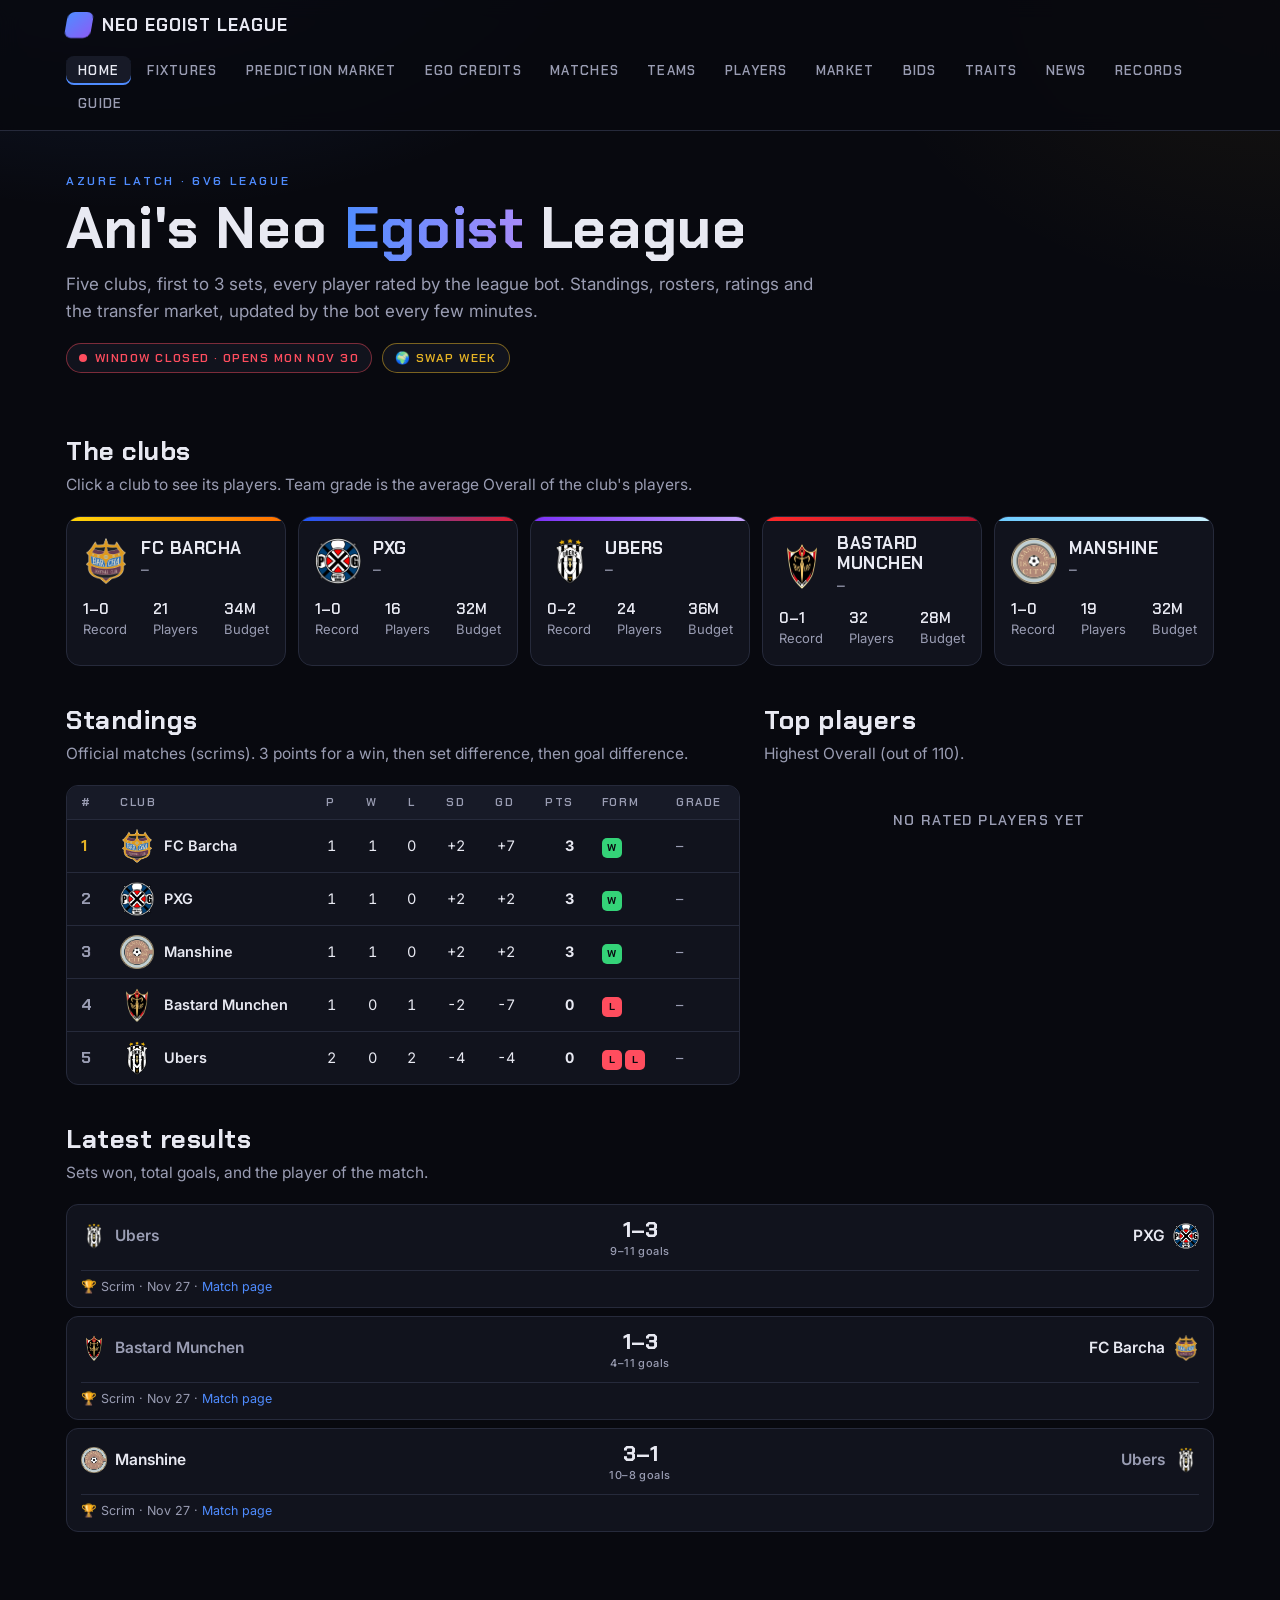
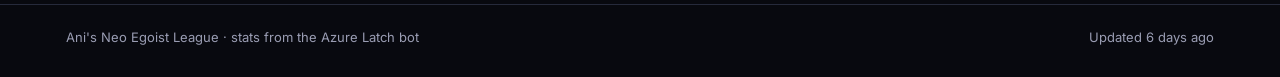
<file: index.html>
<!doctype html>
<html lang="en">
<head>
<meta charset="utf-8">
<meta name="viewport" content="width=device-width, initial-scale=1, viewport-fit=cover">
<meta name="claude:viewport-fit-sides" content="cover">
<title>Neo Egoist League</title>
<meta name="description" content="Standings, clubs and results of Ani's Neo Egoist League.">
<meta property="og:type" content="website">
<meta property="og:site_name" content="Ani's Neo Egoist League">
<meta property="og:title" content="Neo Egoist League">
<meta property="og:description" content="Standings, clubs and results of Ani's Neo Egoist League.">
<meta property="og:url" content="https://virnaaaa.github.io/neo-egoist-league/">
<meta property="og:image" content="https://virnaaaa.github.io/neo-egoist-league/og/home.png">
<meta property="og:image:width" content="1200">
<meta property="og:image:height" content="630">
<meta name="twitter:card" content="summary_large_image">
<meta name="theme-color" content="#4f8cff">
<link rel="preconnect" href="https://fonts.googleapis.com">
<link rel="stylesheet" href="https://fonts.googleapis.com/css2?family=Chakra+Petch:wght@500;600;700&family=Inter:wght@400;500;600&family=JetBrains+Mono:wght@400;600&display=swap">
<link rel="stylesheet" href="style.css?v=bx1127">
<meta name="league-data" content="https://raw.githubusercontent.com/Virnaaaa/neo-egoist-league/data/data.json">
</head>
<body data-page="home">
<main class="page">
<div class="hero">
  <div class="eyebrow">Azure Latch · 6v6 league</div>
  <h1>Ani's Neo <span>Egoist</span> League</h1>
  <p class="lede">Five clubs, first to 3 sets, every player rated by the league bot. Standings, rosters, ratings and the transfer market, updated by the bot every few minutes.</p>
  <div class="meta"><a id="nextpill" class="pill next" href="fixtures.html" hidden></a><span id="window"></span><a id="evpill" class="pill ev" href="market.html#week-sec" hidden></a></div>
</div>
<section><h2>The clubs</h2><p class="sub">Click a club to see its players. Team grade is the average Overall of the club's players.</p><div class="clubs" id="clubs"><p class="loading">Loading the clubs…</p></div>
  <div id="roster" class="rost-wrap" hidden></div></section>
<div class="split">
  <section><h2>Standings</h2><p class="sub">Official matches (scrims). 3 points for a win, then set difference, then goal difference.</p><div id="table"><p class="loading">Loading the table…</p></div></section>
  <section><h2>Top players</h2><p class="sub">Highest Overall (out of 110).</p><div id="top"><p class="loading">Loading players…</p></div></section>
</div>
<section><h2>Latest results</h2><p class="sub">Sets won, total goals, and the player of the match.</p><div id="results"><p class="loading">Loading results…</p></div></section>
</main>
<script src="site.js?v=bx1127"></script>
</body>
</html>
</file>
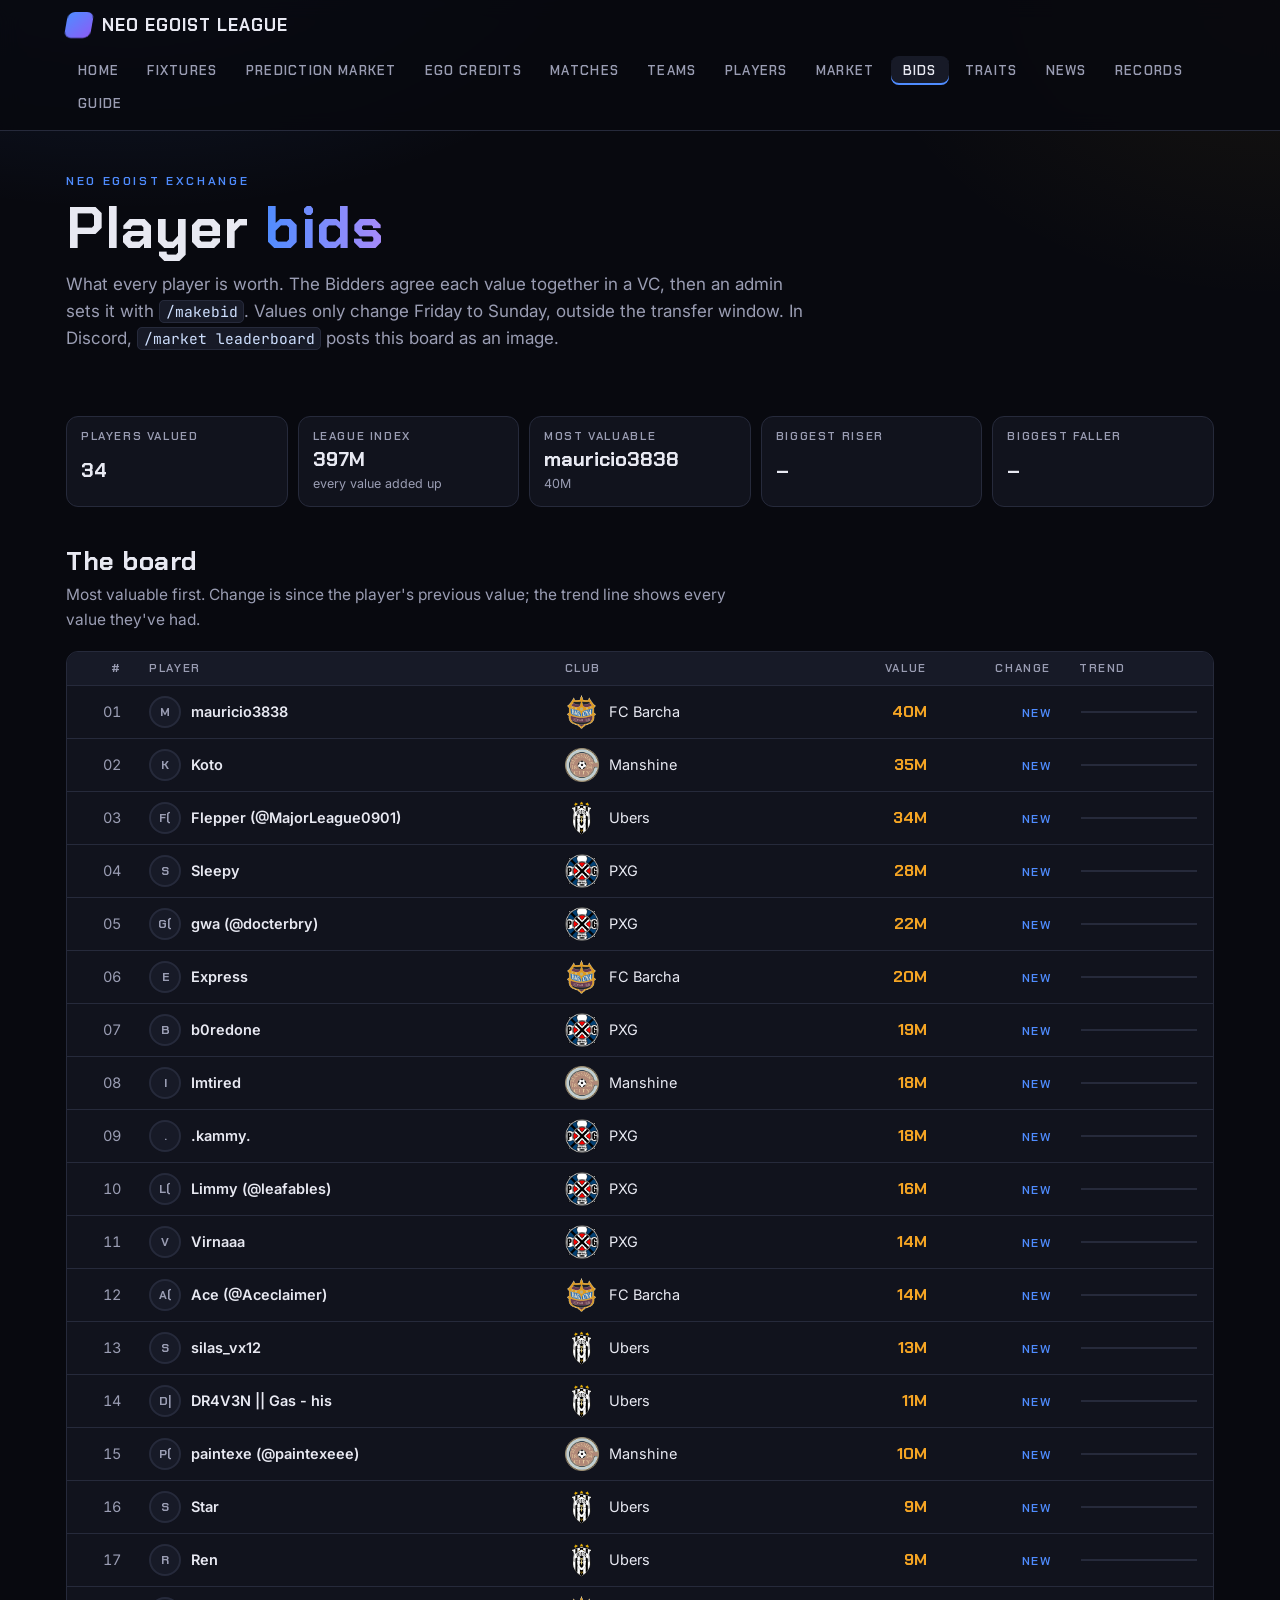
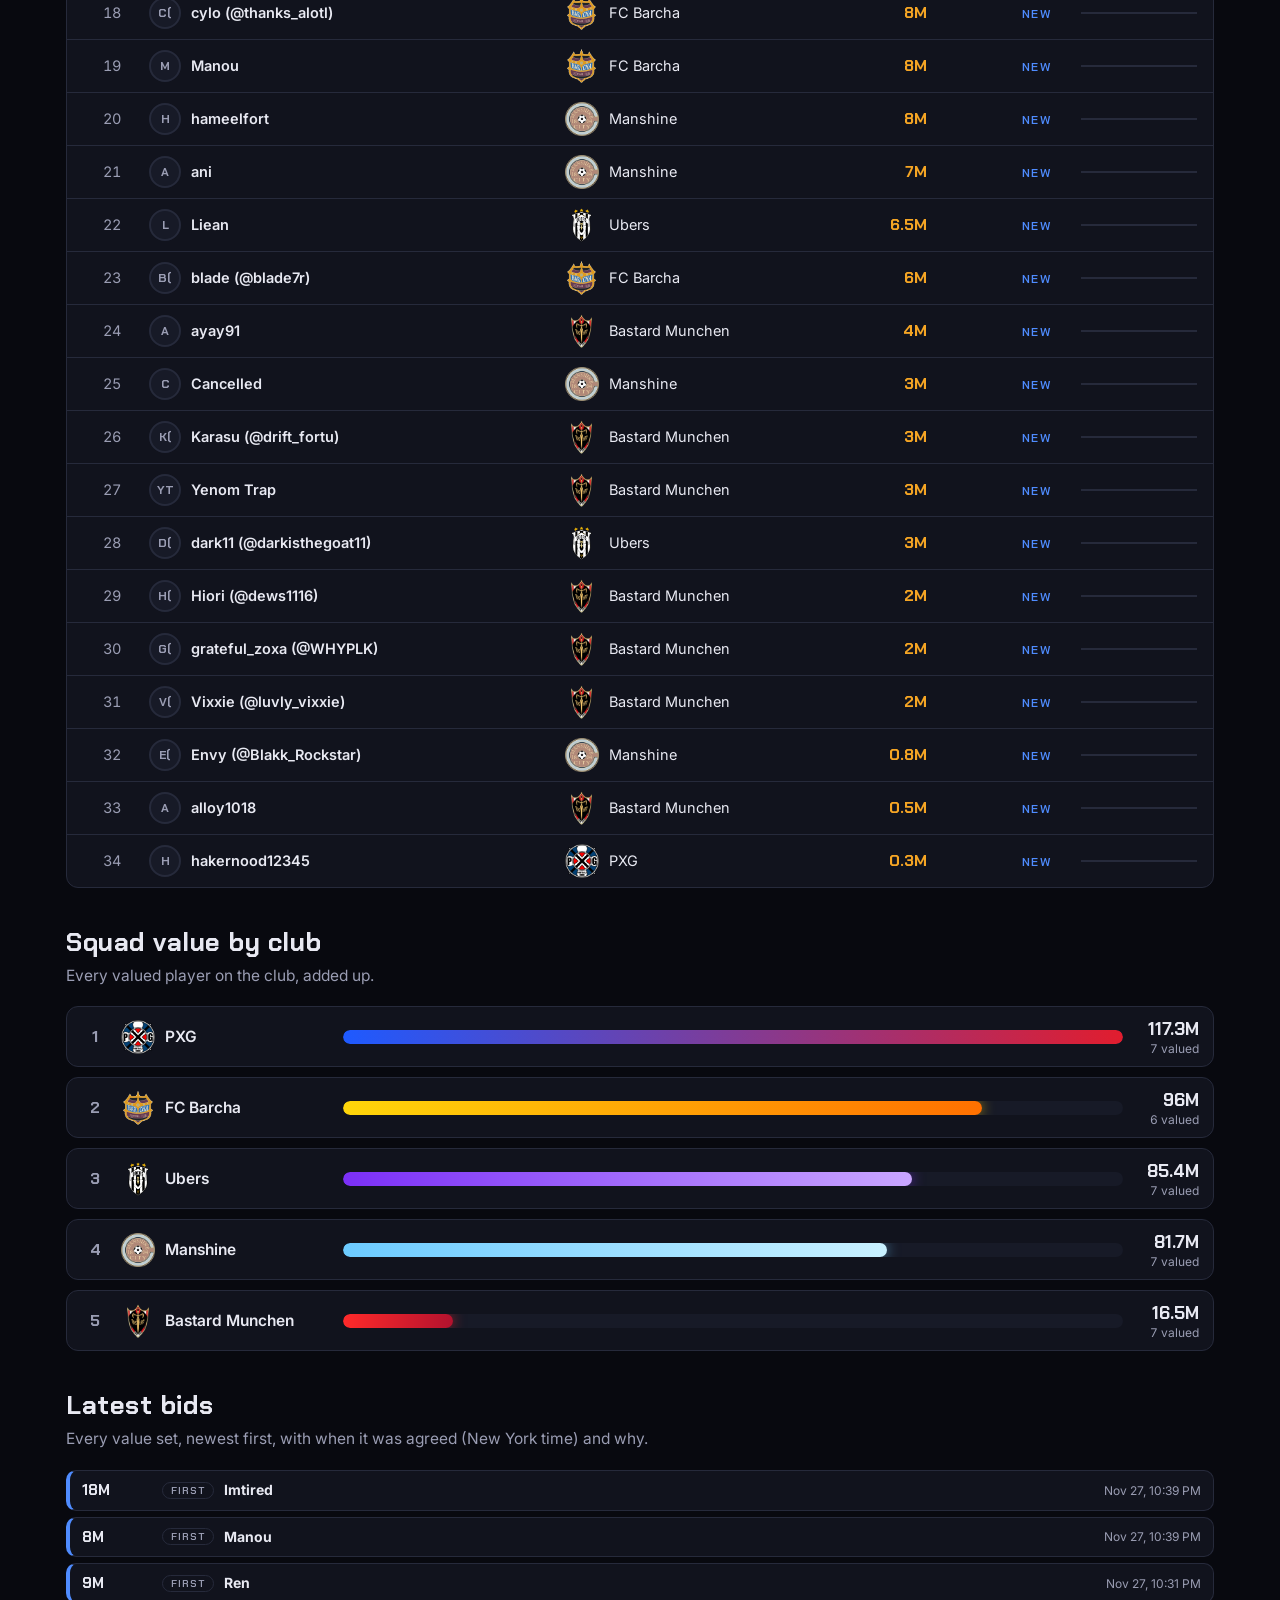
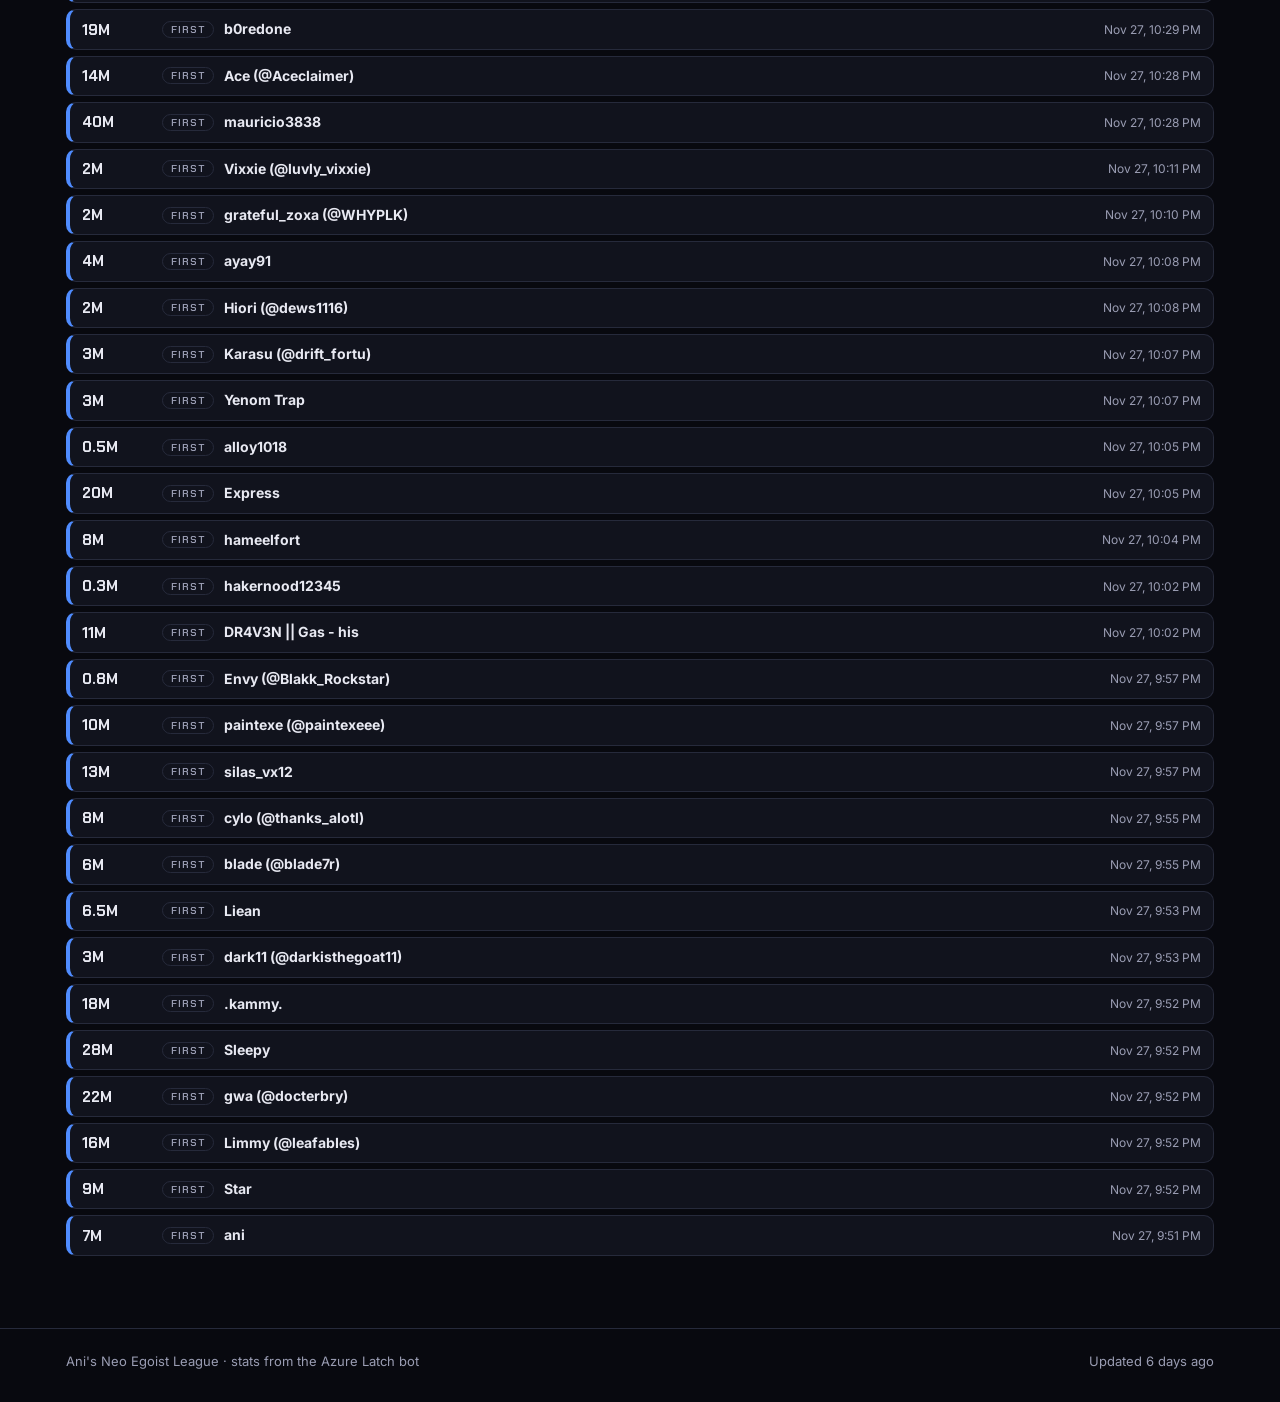
<file: bids.html>
<!doctype html>
<html lang="en">
<head>
<meta charset="utf-8">
<meta name="viewport" content="width=device-width, initial-scale=1, viewport-fit=cover">
<meta name="claude:viewport-fit-sides" content="cover">
<title>Bids · Neo Egoist League</title>
<meta name="description" content="The Neo Egoist Exchange: every player's value as agreed by the Bidders, with changes, trends and every bid.">
<meta property="og:type" content="website">
<meta property="og:site_name" content="Ani's Neo Egoist League">
<meta property="og:title" content="Bids · Neo Egoist League">
<meta property="og:description" content="The Neo Egoist Exchange: every player's value as agreed by the Bidders, with changes, trends and every bid.">
<meta property="og:url" content="https://virnaaaa.github.io/neo-egoist-league/bids.html">
<meta property="og:image" content="https://virnaaaa.github.io/neo-egoist-league/og/market.png">
<meta property="og:image:width" content="1200">
<meta property="og:image:height" content="630">
<meta name="twitter:card" content="summary_large_image">
<meta name="theme-color" content="#4f8cff">
<link rel="preconnect" href="https://fonts.googleapis.com">
<link rel="stylesheet" href="https://fonts.googleapis.com/css2?family=Chakra+Petch:wght@500;600;700&family=Inter:wght@400;500;600&family=JetBrains+Mono:wght@400;600&display=swap">
<link rel="stylesheet" href="style.css?v=bx1127">
<meta name="league-data" content="https://raw.githubusercontent.com/Virnaaaa/neo-egoist-league/data/data.json">
</head>
<body data-page="bids">
<main class="page">
<div class="hero">
  <div class="eyebrow">Neo Egoist Exchange</div>
  <h1>Player <span>bids</span></h1>
  <p class="lede">What every player is worth. The Bidders agree each value together in a VC, then an admin sets it with <code>/makebid</code>. Values only change Friday to Sunday, outside the transfer window. In Discord, <code>/market leaderboard</code> posts this board as an image.</p>
</div>
<section><div class="bx-stats" id="bx-stats"></div></section>
<section><h2>The board</h2><p class="sub">Most valuable first. Change is since the player's previous value; the trend line shows every value they've had.</p><div id="board"><p class="loading">Loading the board…</p></div></section>
<section><h2>Squad value by club</h2><p class="sub">Every valued player on the club, added up.</p><div class="bars" id="clubs"></div></section>
<section><h2>Latest bids</h2><p class="sub">Every value set, newest first, with when it was agreed (New York time) and why.</p><div class="moves" id="feed"></div></section>
</main>
<script src="site.js?v=bx1127"></script>
</body>
</html>
</file>
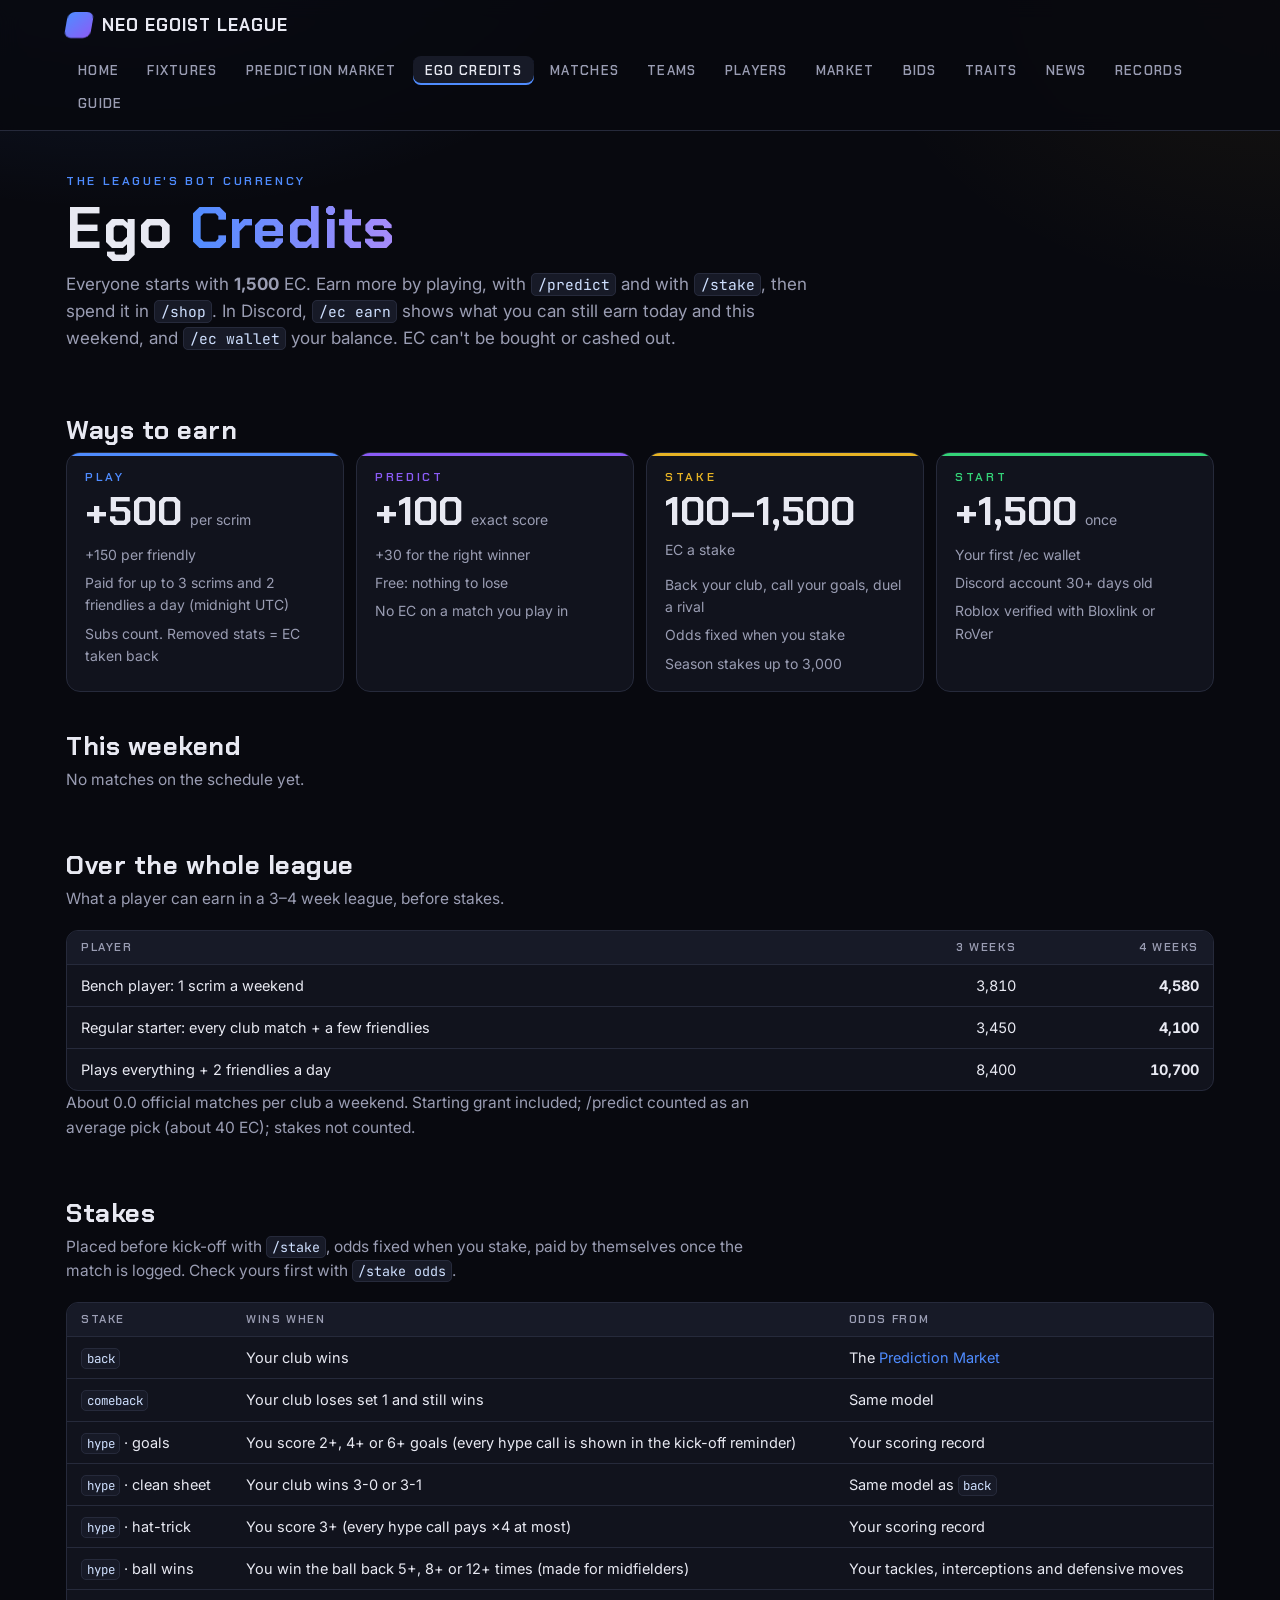
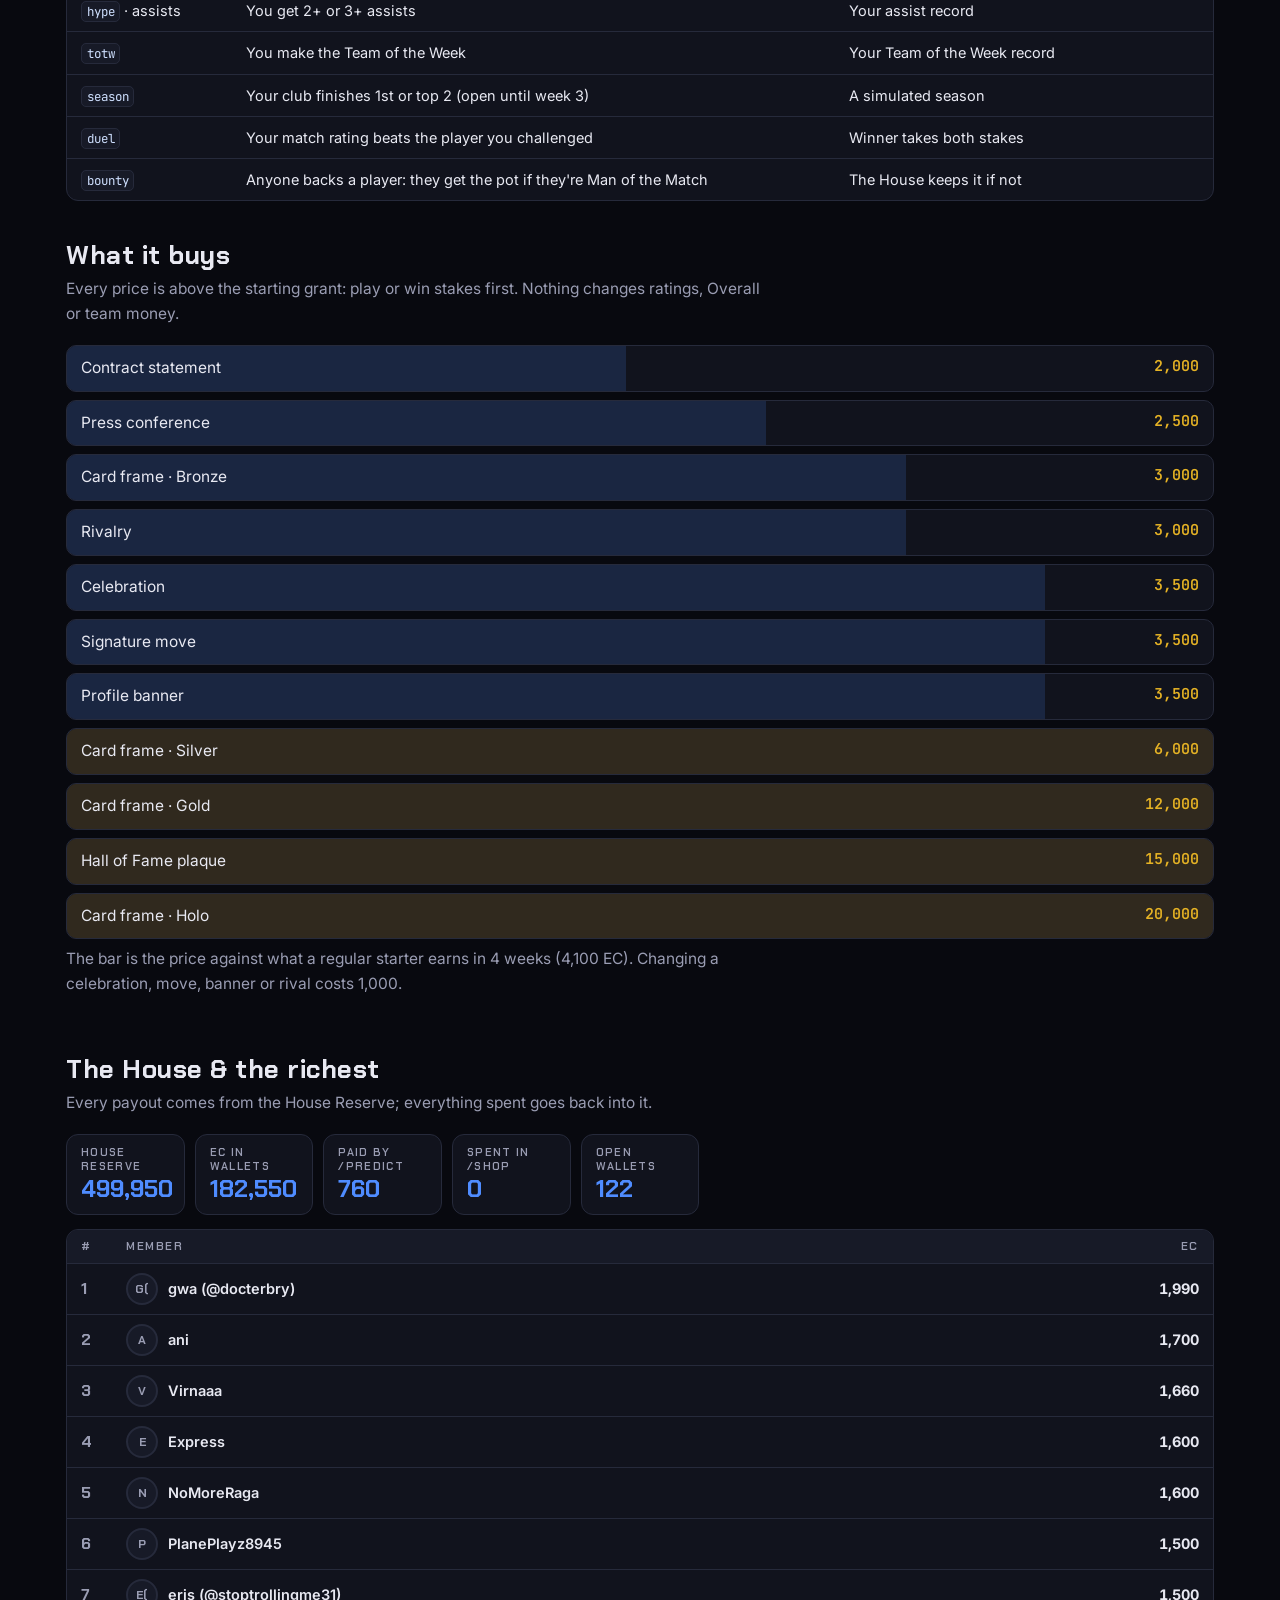
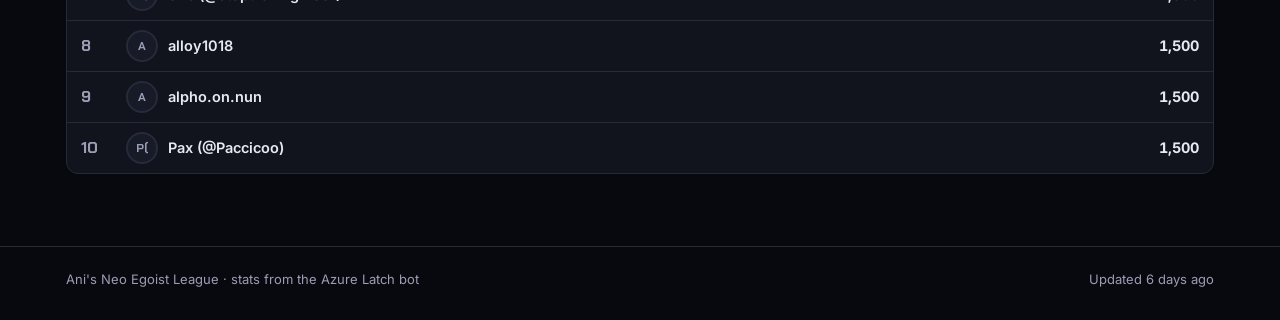
<file: ego-credits.html>
<!doctype html>
<html lang="en">
<head>
<meta charset="utf-8">
<meta name="viewport" content="width=device-width, initial-scale=1, viewport-fit=cover">
<meta name="claude:viewport-fit-sides" content="cover">
<title>Ego Credits · Neo Egoist League</title>
<meta name="description" content="Every way to earn Ego Credits (playing, /predict, stakes), what they buy, and the richest members.">
<meta property="og:type" content="website">
<meta property="og:site_name" content="Ani's Neo Egoist League">
<meta property="og:title" content="Ego Credits · Neo Egoist League">
<meta property="og:description" content="Every way to earn Ego Credits (playing, /predict, stakes), what they buy, and the richest members.">
<meta property="og:url" content="https://virnaaaa.github.io/neo-egoist-league/ego-credits.html">
<meta property="og:image" content="https://virnaaaa.github.io/neo-egoist-league/og/ego-credits.png">
<meta property="og:image:width" content="1200">
<meta property="og:image:height" content="630">
<meta name="twitter:card" content="summary_large_image">
<meta name="theme-color" content="#4f8cff">
<link rel="preconnect" href="https://fonts.googleapis.com">
<link rel="stylesheet" href="https://fonts.googleapis.com/css2?family=Chakra+Petch:wght@500;600;700&family=Inter:wght@400;500;600&family=JetBrains+Mono:wght@400;600&display=swap">
<link rel="stylesheet" href="style.css?v=bx1127">
<meta name="league-data" content="https://raw.githubusercontent.com/Virnaaaa/neo-egoist-league/data/data.json">
</head>
<body data-page="ecp">
<main class="page">
<div class="hero">
  <div class="eyebrow">The league's bot currency</div>
  <h1>Ego <span>Credits</span></h1>
  <p class="lede">Everyone starts with <b id="ec-grant">1,500</b> EC. Earn more by playing, with <code>/predict</code> and with <code>/stake</code>, then spend it in <code>/shop</code>.
    In Discord, <code>/ec earn</code> shows what you can still earn today and this weekend, and <code>/ec wallet</code> your balance. EC can't be bought or cashed out.</p>
</div>
<section id="earn"><h2>Ways to earn</h2><div class="ec-ts" id="ec-earn"><p class="loading">Loading…</p></div></section>
<section id="weekend"><h2>This weekend</h2><p class="sub" id="ec-wk-sub"></p><div id="ec-week"></div></section>
<section id="league"><h2>Over the whole league</h2><p class="sub">What a player can earn in a 3–4 week league, before stakes.</p><div id="ec-league"></div></section>
<section id="stakes"><h2>Stakes</h2><p class="sub">Placed before kick-off with <code>/stake</code>, odds fixed when you stake, paid by themselves once the match is logged. Check yours first with <code>/stake odds</code>.</p>
  <div class="tbl"><table><thead><tr><th>Stake</th><th>Wins when</th><th>Odds from</th></tr></thead><tbody>
    <tr><td><code>back</code></td><td>Your club wins</td><td>The <a href="prediction-market.html">Prediction Market</a></td></tr>
    <tr><td><code>comeback</code></td><td>Your club loses set 1 and still wins</td><td>Same model</td></tr>
    <tr><td><code>hype</code> · goals</td><td>You score 2+, 4+ or 6+ goals (every hype call is shown in the kick-off reminder)</td><td>Your scoring record</td></tr>
    <tr><td><code>hype</code> · clean sheet</td><td>Your club wins 3-0 or 3-1</td><td>Same model as <code>back</code></td></tr>
    <tr><td><code>hype</code> · hat-trick</td><td>You score 3+ (every hype call pays ×4 at most)</td><td>Your scoring record</td></tr>
    <tr><td><code>hype</code> · ball wins</td><td>You win the ball back 5+, 8+ or 12+ times (made for midfielders)</td><td>Your tackles, interceptions and defensive moves</td></tr>
    <tr><td><code>hype</code> · assists</td><td>You get 2+ or 3+ assists</td><td>Your assist record</td></tr>
    <tr><td><code>totw</code></td><td>You make the Team of the Week</td><td>Your Team of the Week record</td></tr>
    <tr><td><code>season</code></td><td>Your club finishes 1st or top 2 (open until week 3)</td><td>A simulated season</td></tr>
    <tr><td><code>duel</code></td><td>Your match rating beats the player you challenged</td><td>Winner takes both stakes</td></tr>
    <tr><td><code>bounty</code></td><td>Anyone backs a player: they get the pot if they're Man of the Match</td><td>The House keeps it if not</td></tr>
  </tbody></table></div></section>
<section id="spend"><h2>What it buys</h2><p class="sub">Every price is above the starting grant: play or win stakes first. Nothing changes ratings, Overall or team money.</p><div class="ec-ss" id="ec-spend"></div></section>
<section id="house"><h2>The House &amp; the richest</h2><p class="sub">Every payout comes from the House Reserve; everything spent goes back into it.</p><div class="pp-tiles" id="ec-house"></div><div id="ec-rich" style="margin-top:14px"></div></section>
</main>
<script src="site.js?v=bx1127"></script>
</body>
</html>
</file>
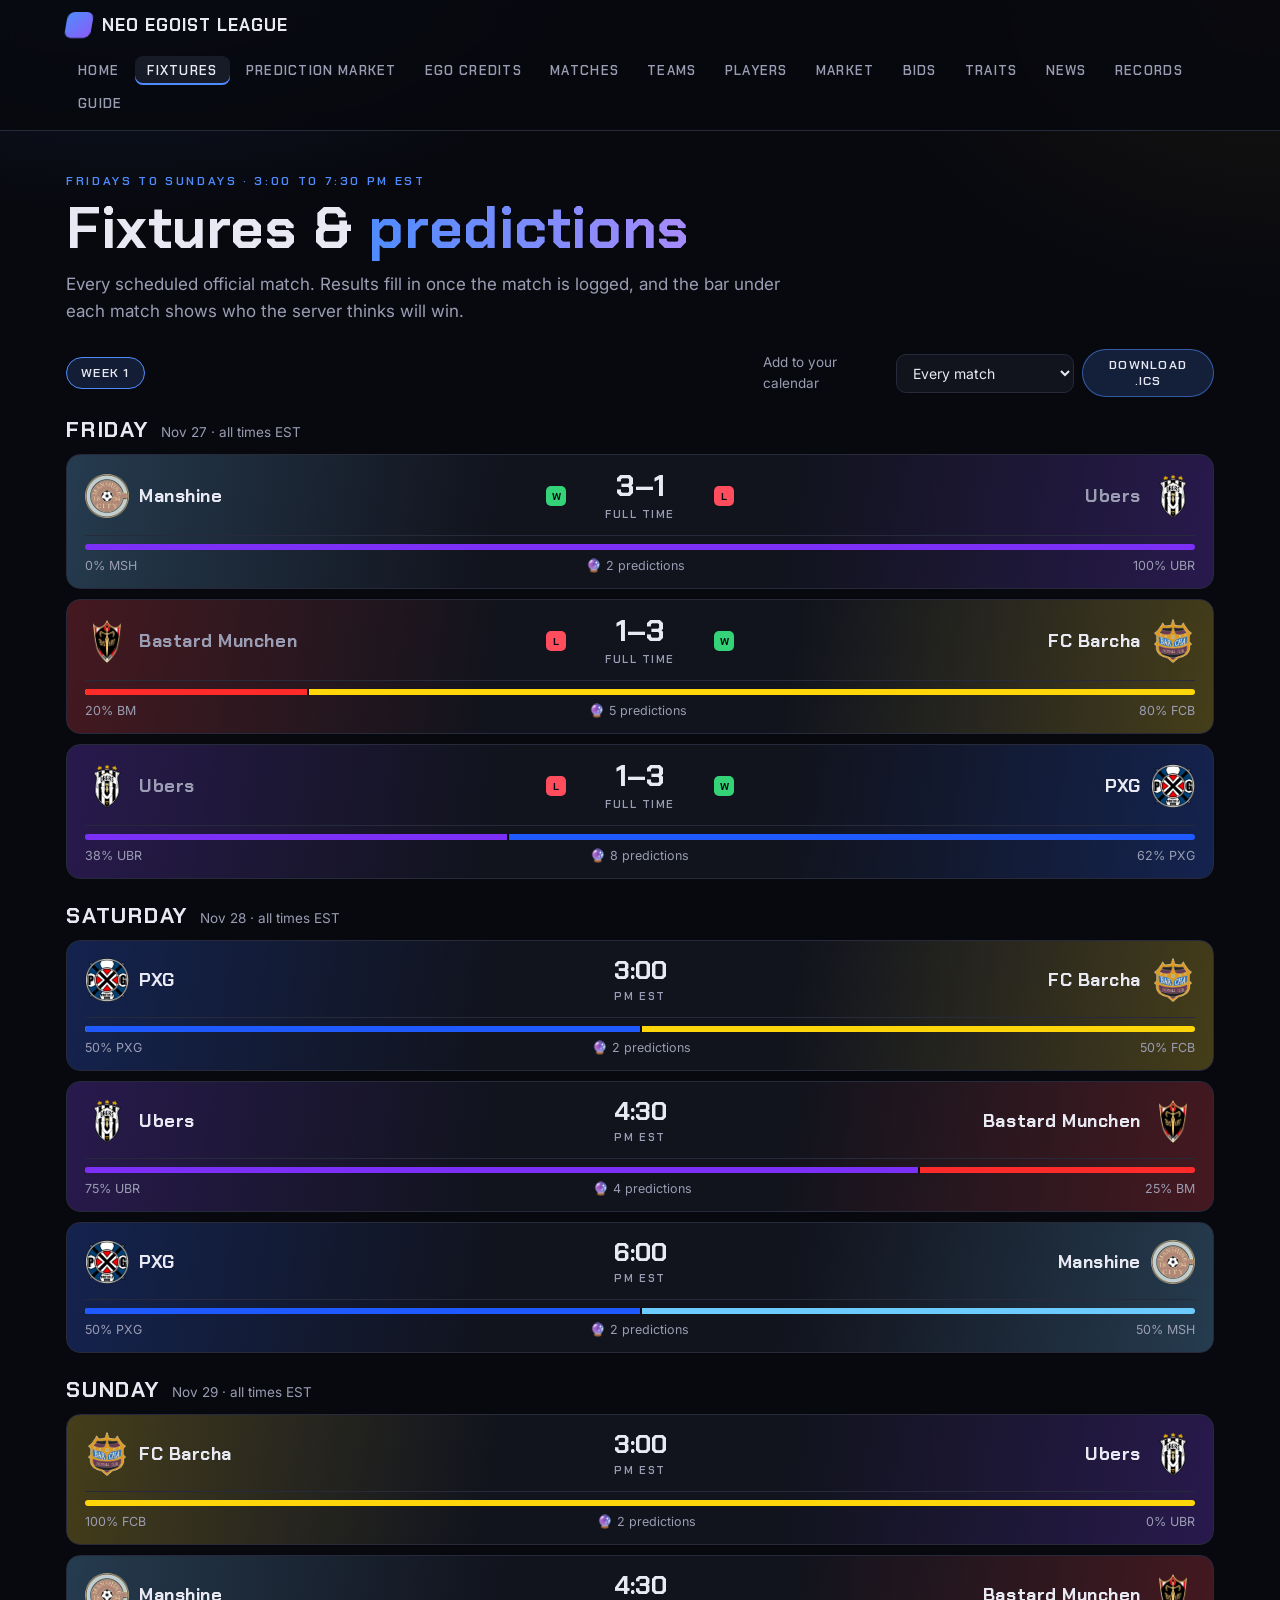
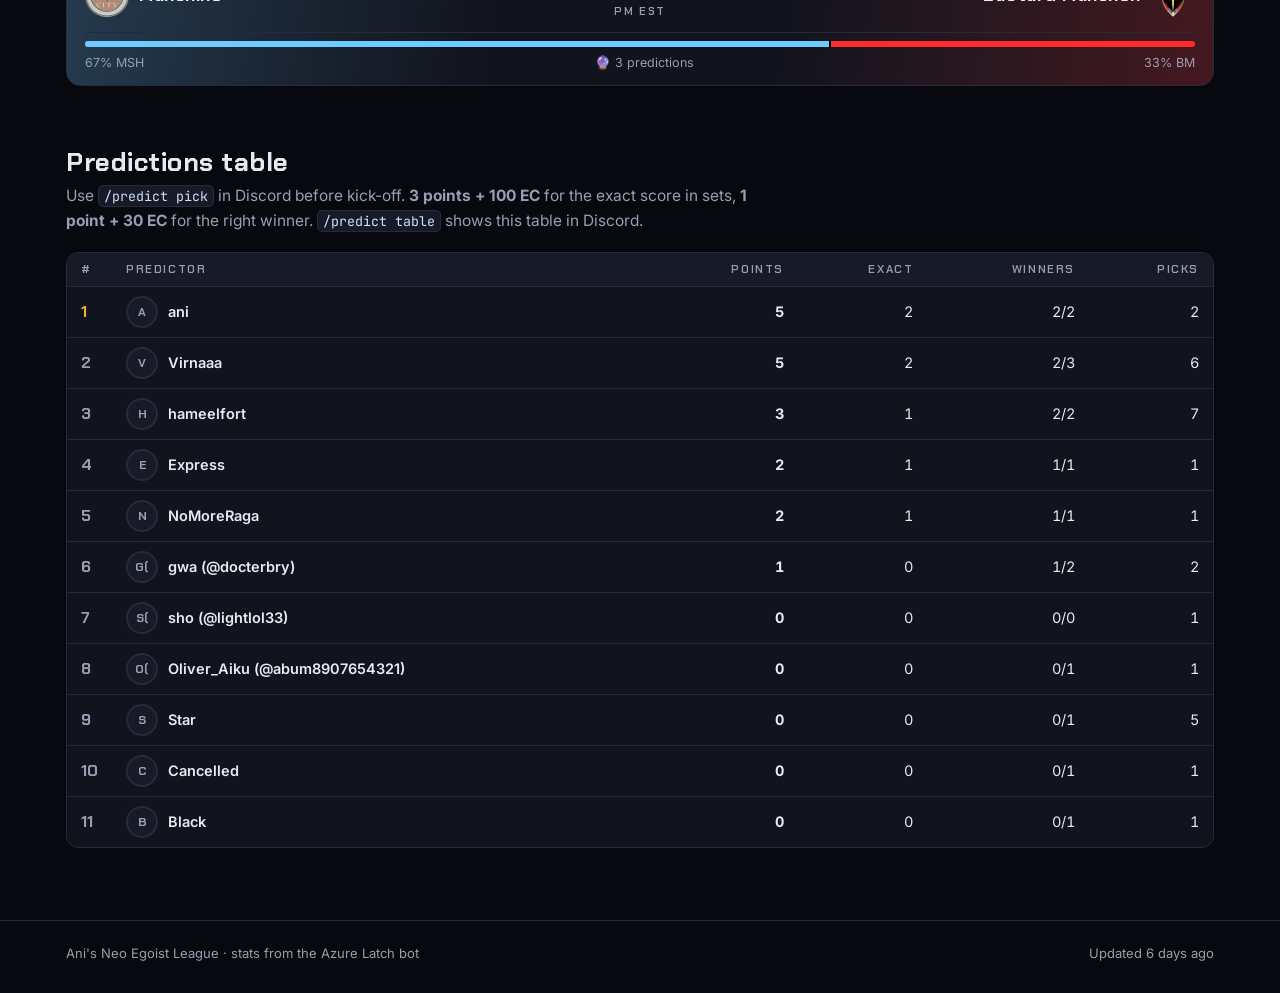
<file: fixtures.html>
<!doctype html>
<html lang="en">
<head>
<meta charset="utf-8">
<meta name="viewport" content="width=device-width, initial-scale=1, viewport-fit=cover">
<meta name="claude:viewport-fit-sides" content="cover">
<title>Fixtures · Neo Egoist League</title>
<meta name="description" content="This weekend's matches with countdowns, results, the fans' predictions and a calendar download.">
<meta property="og:type" content="website">
<meta property="og:site_name" content="Ani's Neo Egoist League">
<meta property="og:title" content="Fixtures · Neo Egoist League">
<meta property="og:description" content="This weekend's matches with countdowns, results, the fans' predictions and a calendar download.">
<meta property="og:url" content="https://virnaaaa.github.io/neo-egoist-league/fixtures.html">
<meta property="og:image" content="https://virnaaaa.github.io/neo-egoist-league/og/fixtures.png">
<meta property="og:image:width" content="1200">
<meta property="og:image:height" content="630">
<meta name="twitter:card" content="summary_large_image">
<meta name="theme-color" content="#4f8cff">
<link rel="preconnect" href="https://fonts.googleapis.com">
<link rel="stylesheet" href="https://fonts.googleapis.com/css2?family=Chakra+Petch:wght@500;600;700&family=Inter:wght@400;500;600&family=JetBrains+Mono:wght@400;600&display=swap">
<link rel="stylesheet" href="style.css?v=bx1127">
<meta name="league-data" content="https://raw.githubusercontent.com/Virnaaaa/neo-egoist-league/data/data.json">
</head>
<body data-page="fixtures">
<main class="page">
<div class="hero">
  <div class="eyebrow">Fridays to Sundays · 3:00 to 7:30 PM EST</div>
  <h1>Fixtures &amp; <span>predictions</span></h1>
  <p class="lede">Every scheduled official match. Results fill in once the match is logged, and the bar under each match shows who the server thinks will win.</p>
</div>
<div class="fx-tools"><div class="seg" id="wk-tabs" aria-label="Week"></div>
  <div class="cal"><label for="cal-team" class="dim">Add to your calendar</label><select id="cal-team"></select><button type="button" class="btn" id="cal-btn">Download .ics</button></div></div>
<div id="fx"><p class="loading">Loading the fixtures…</p></div>
<section id="predictions"><h2>Predictions table</h2><p class="sub" id="prules"></p><div id="ptab"></div></section>
</main>
<script src="site.js?v=bx1127"></script>
</body>
</html>
</file>
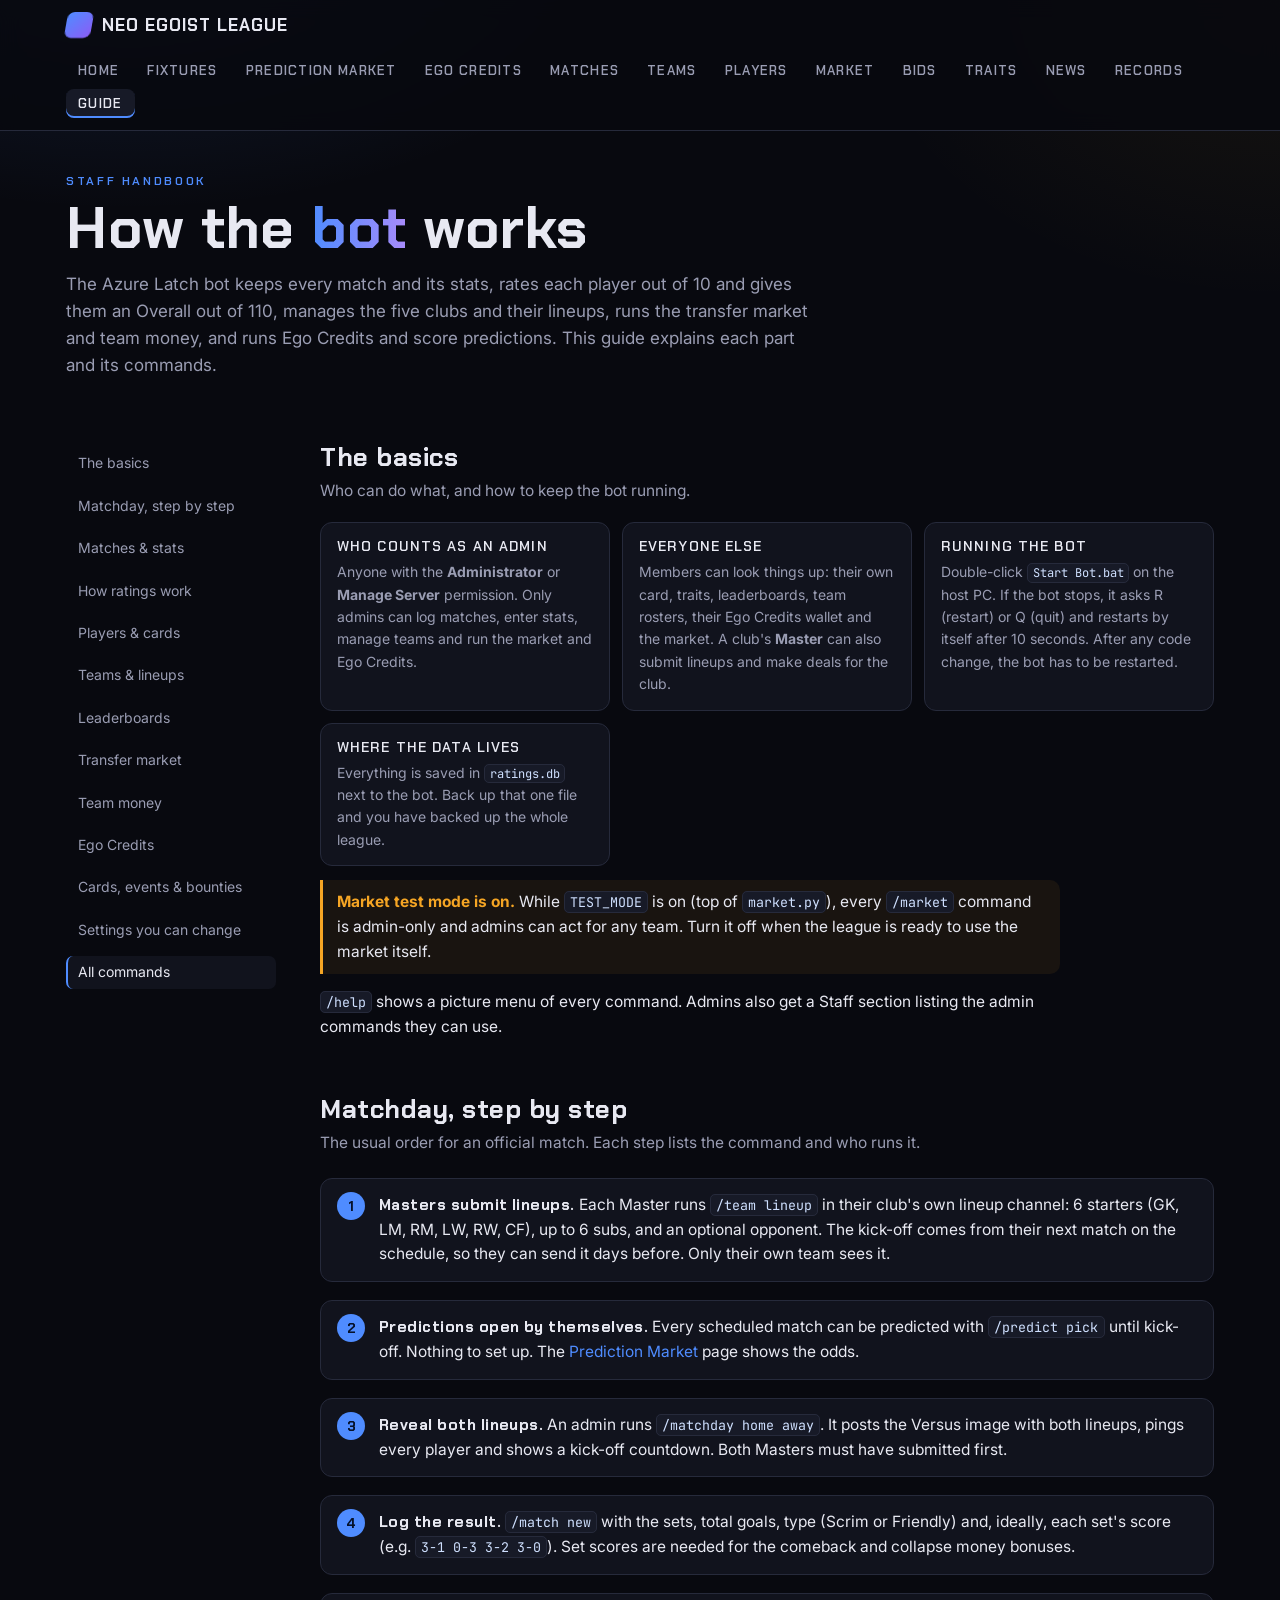
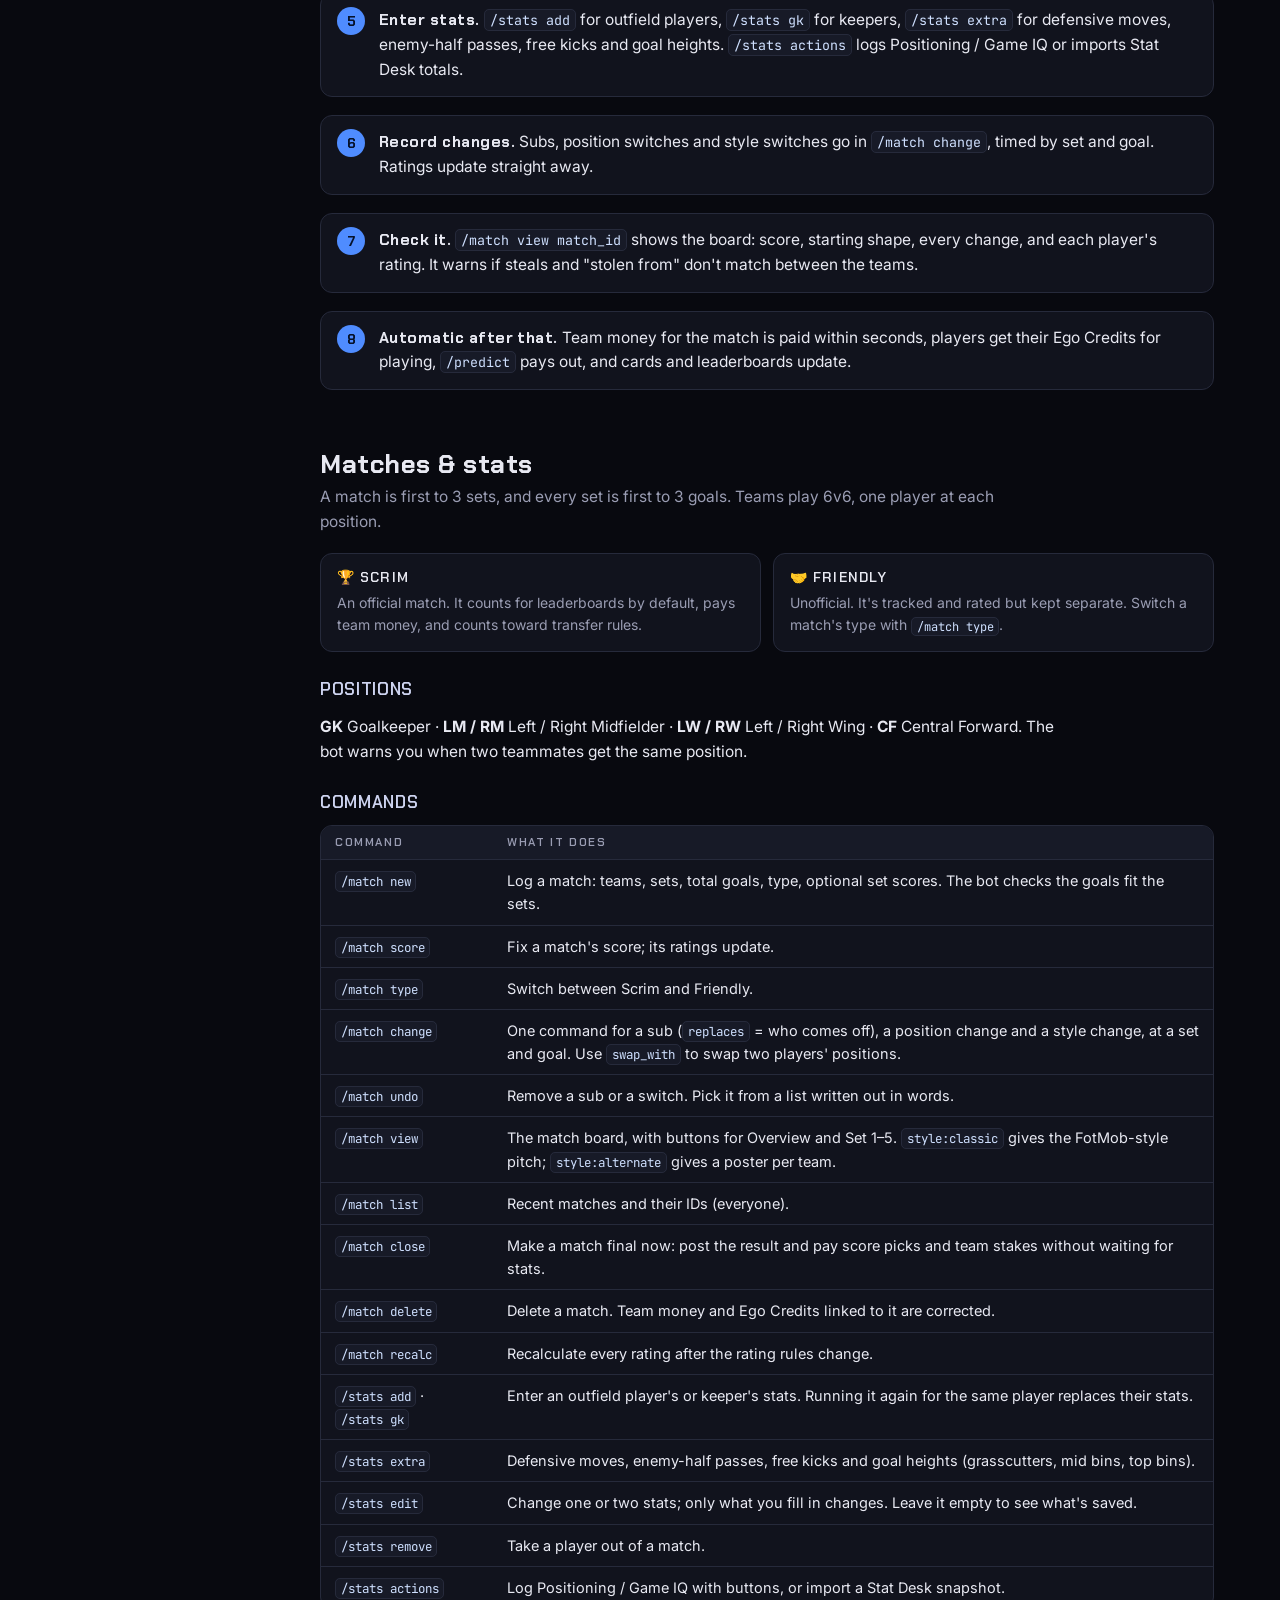
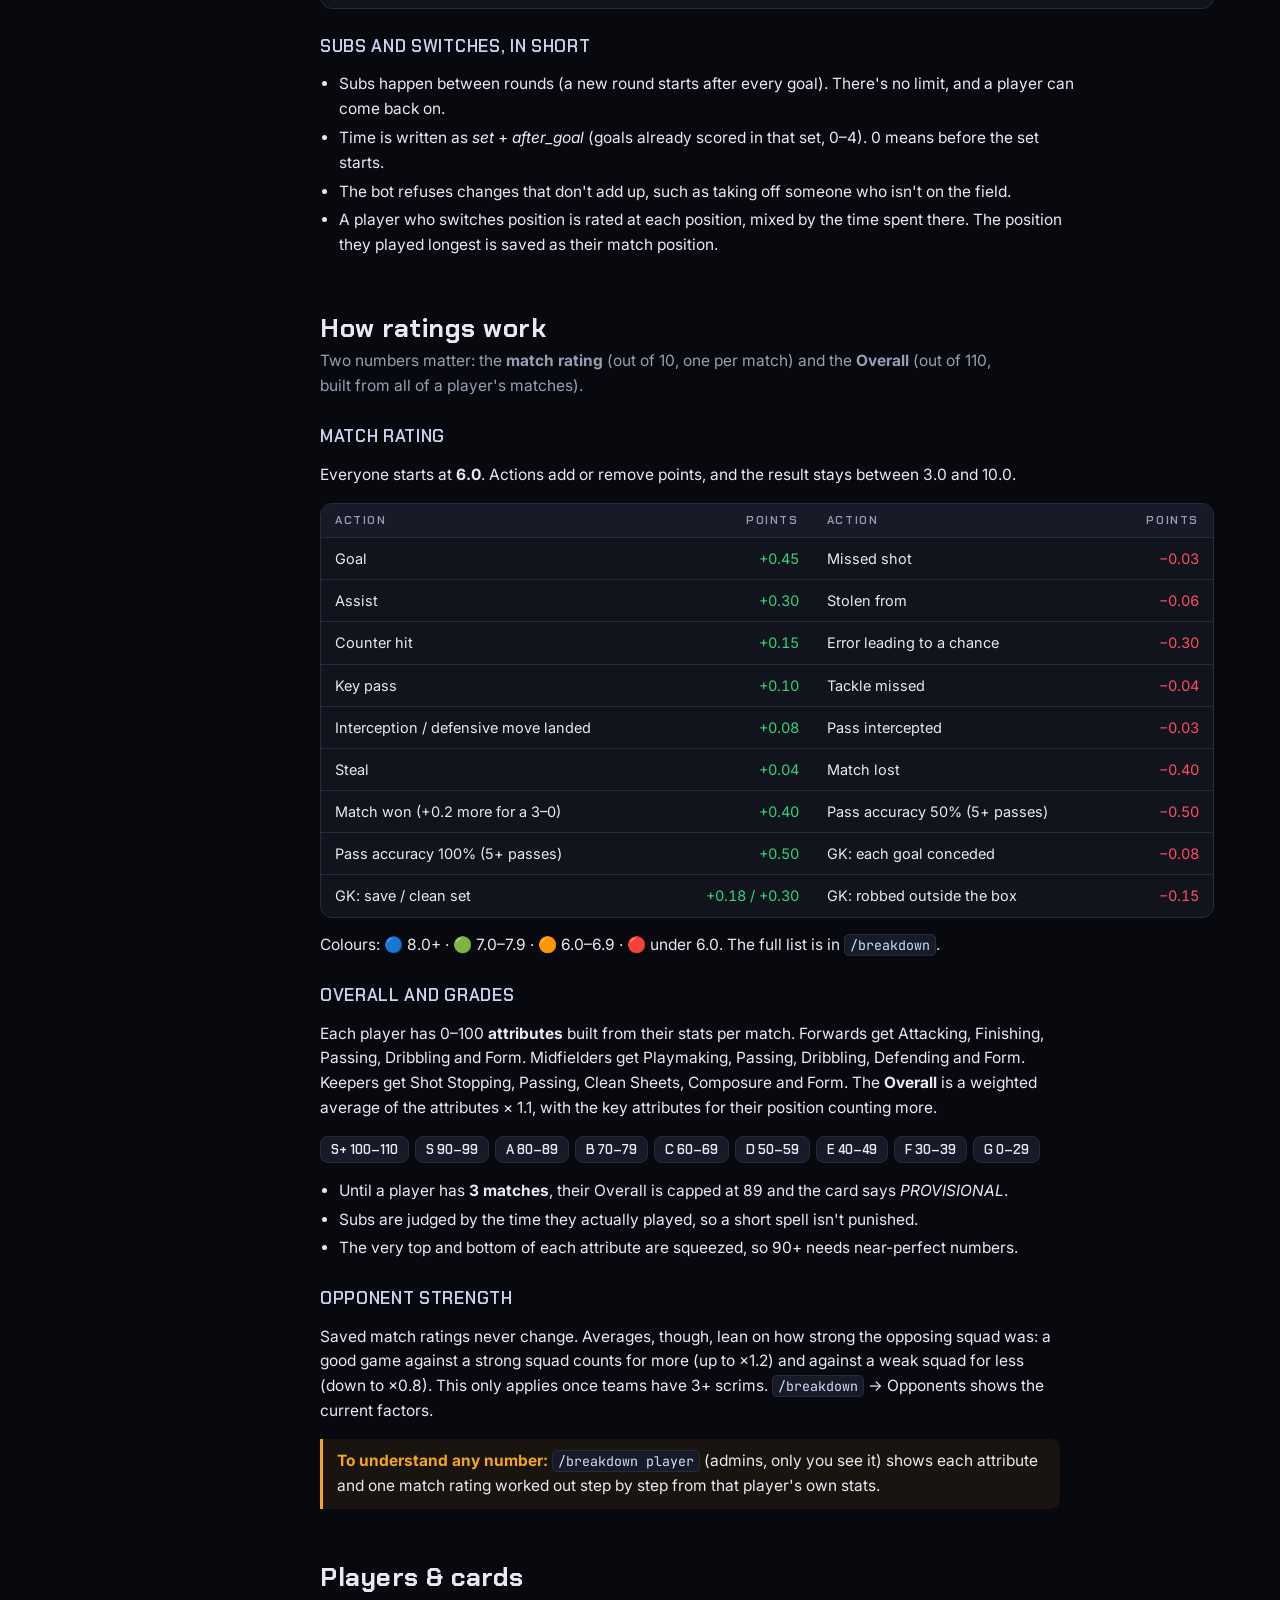
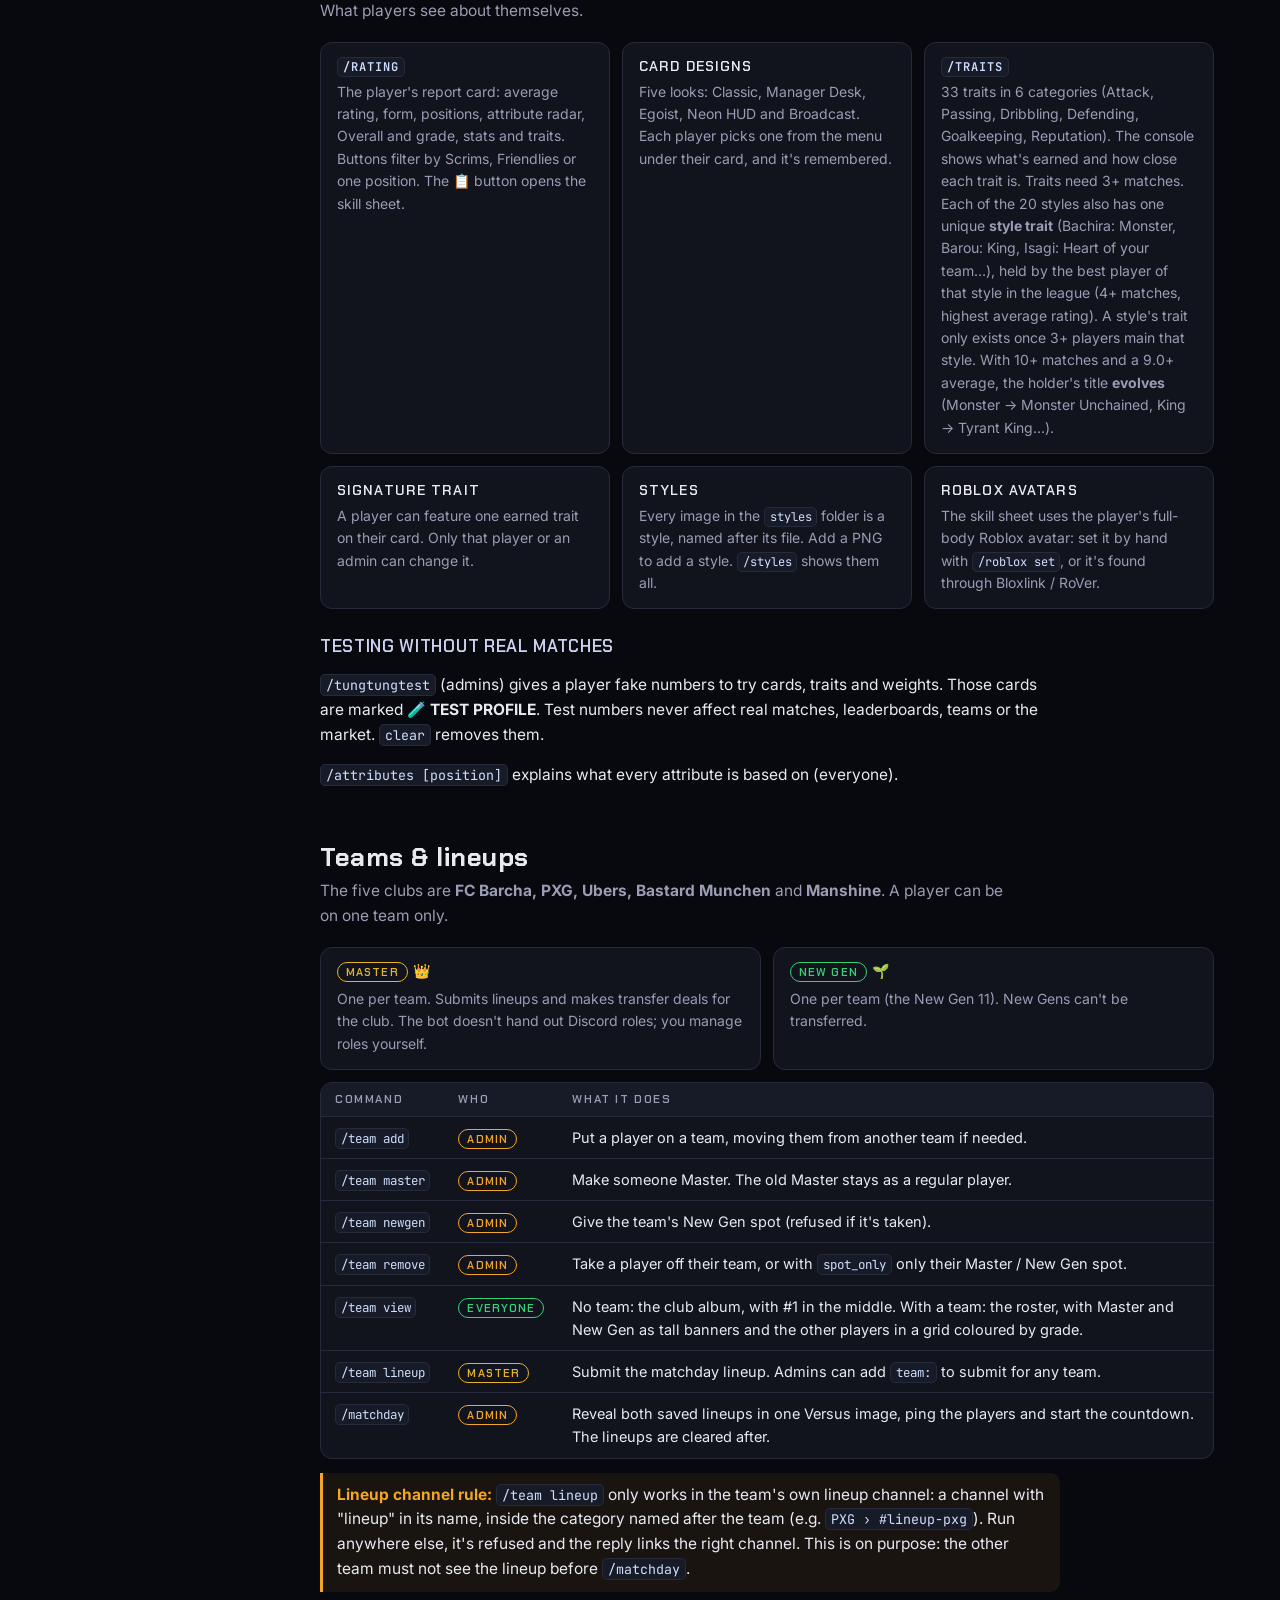
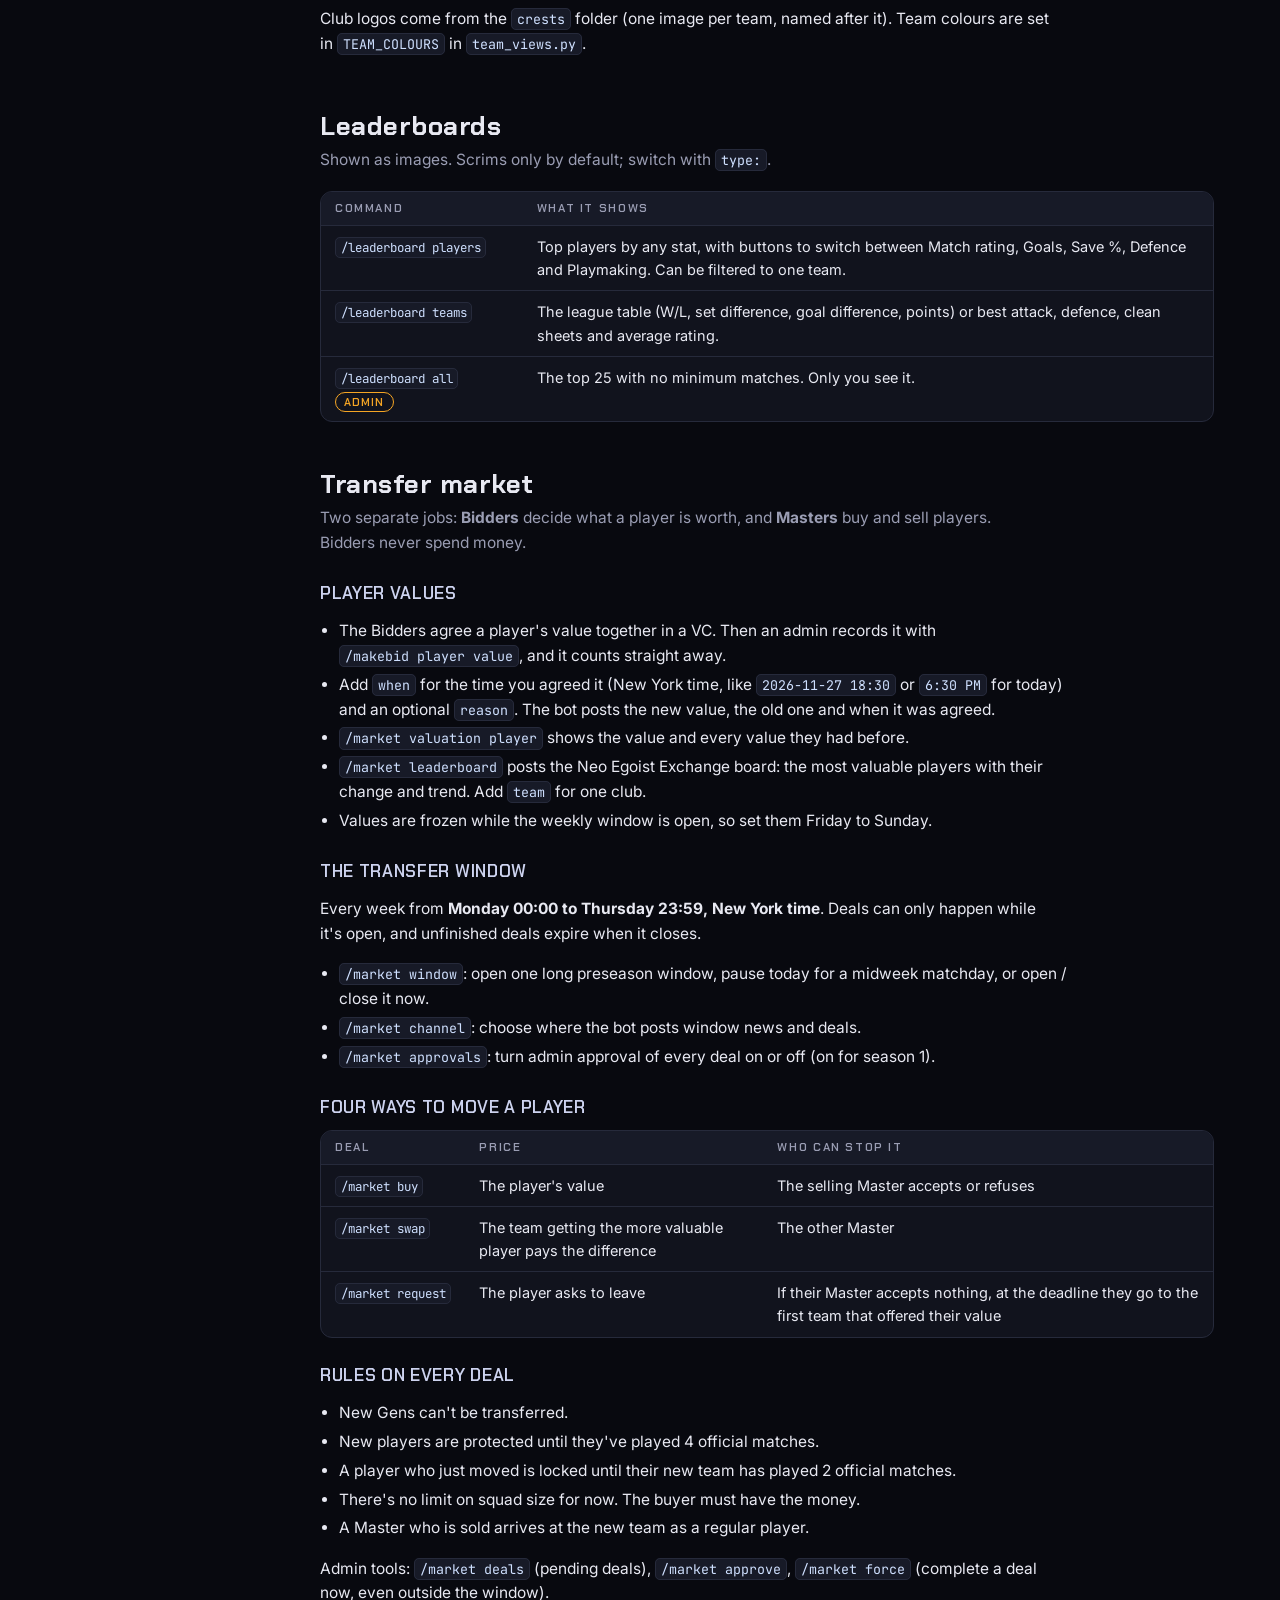
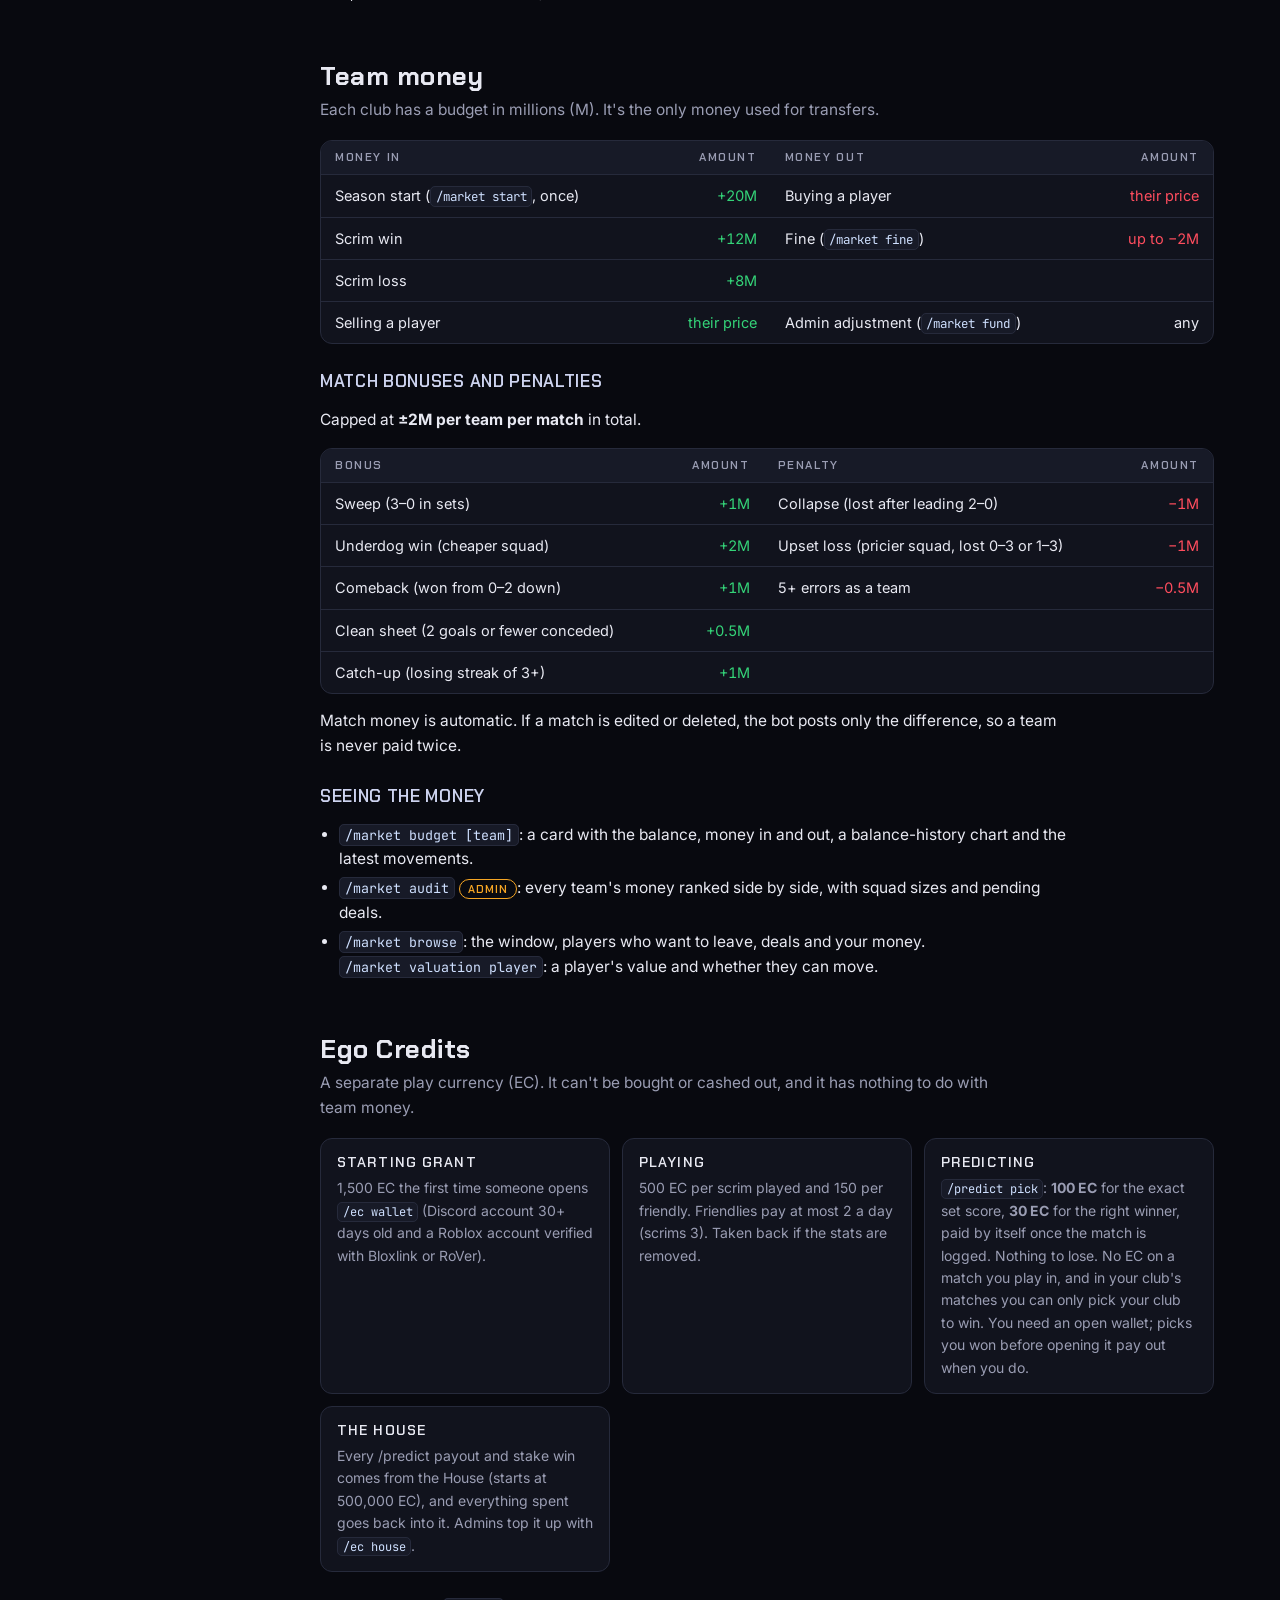
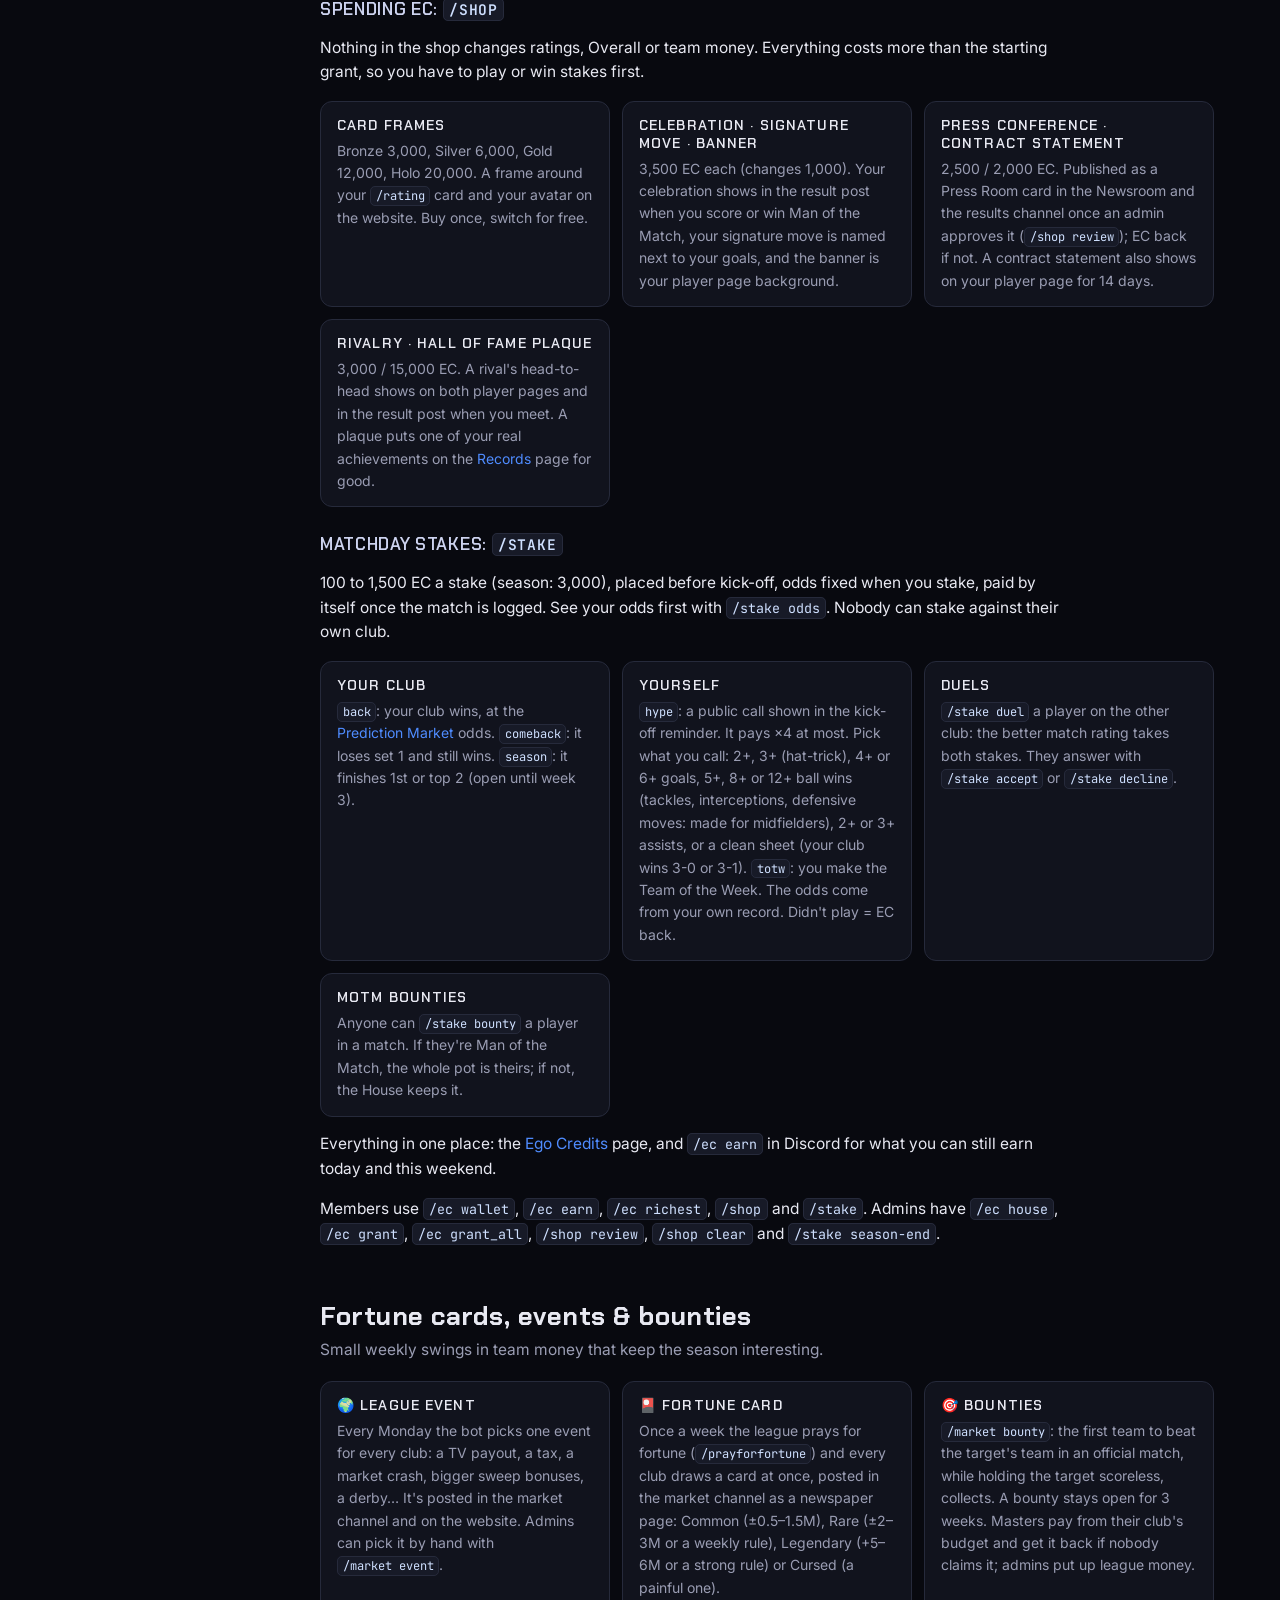
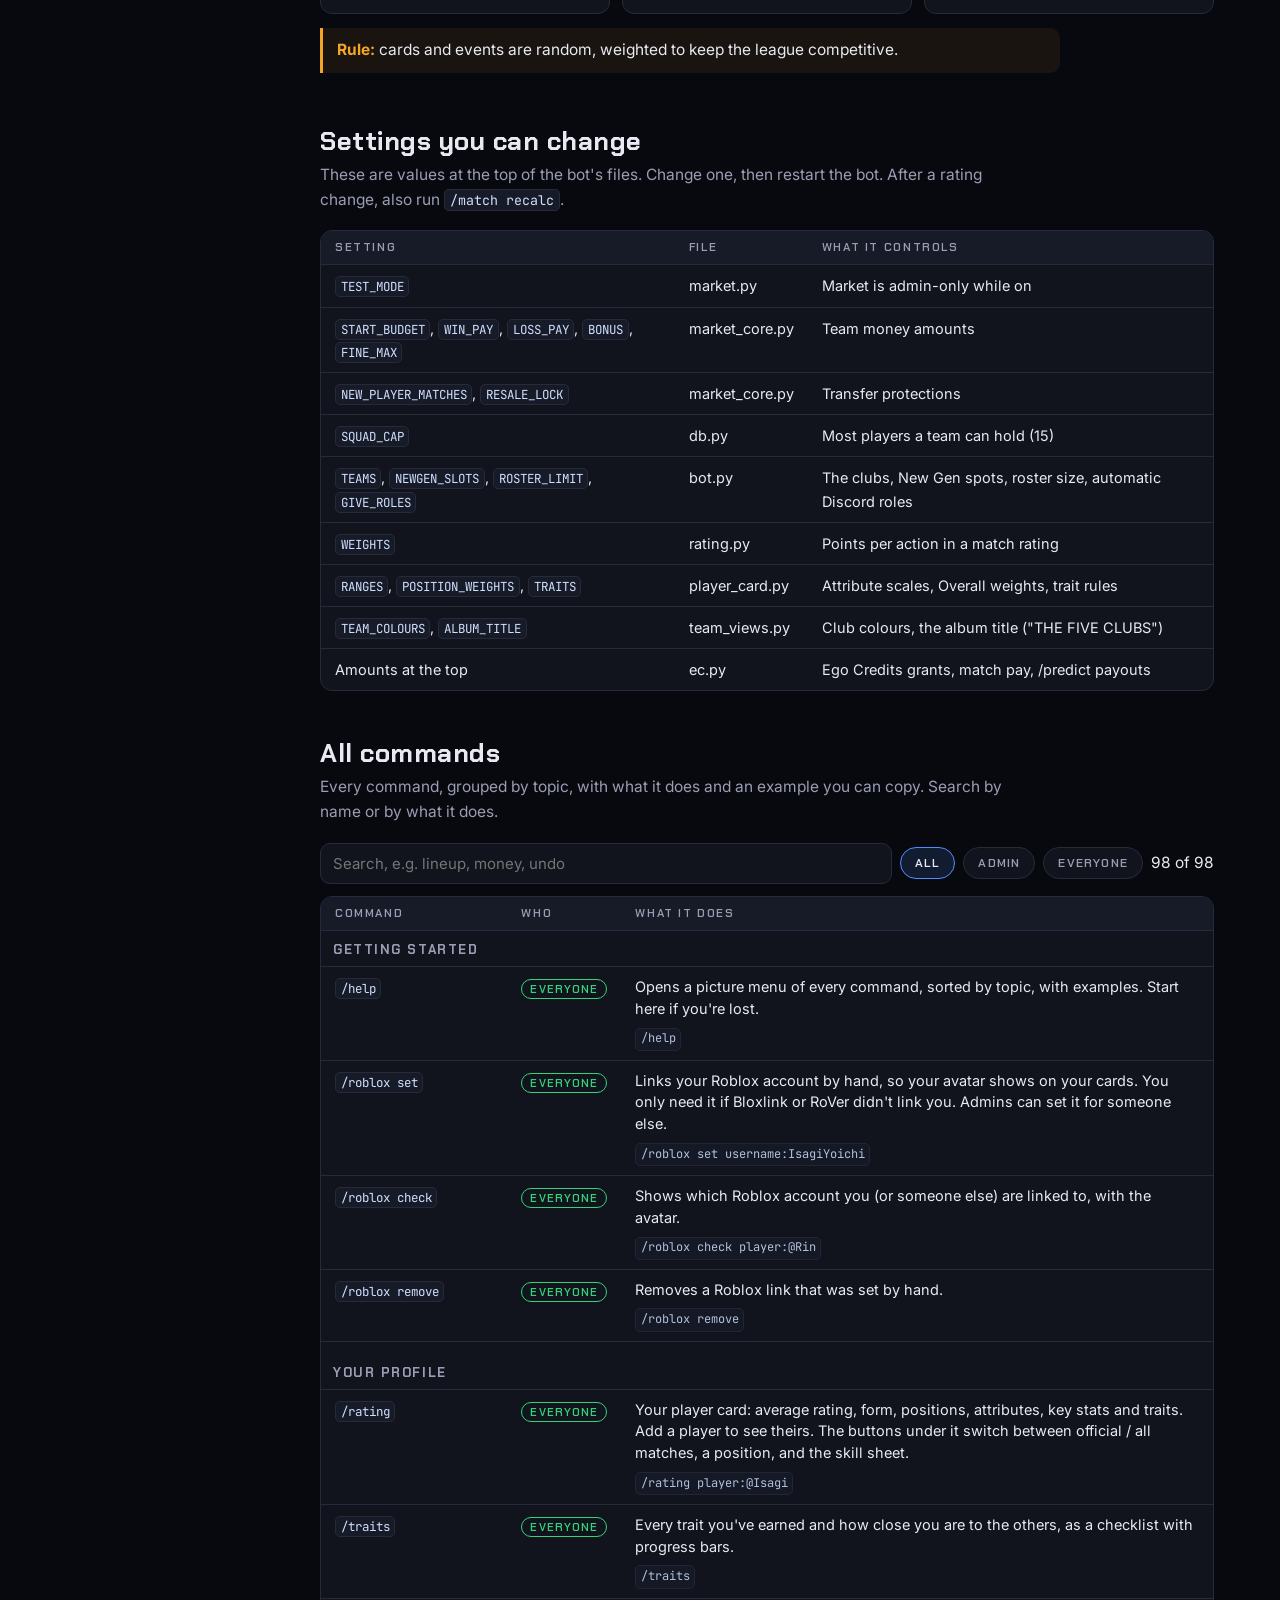
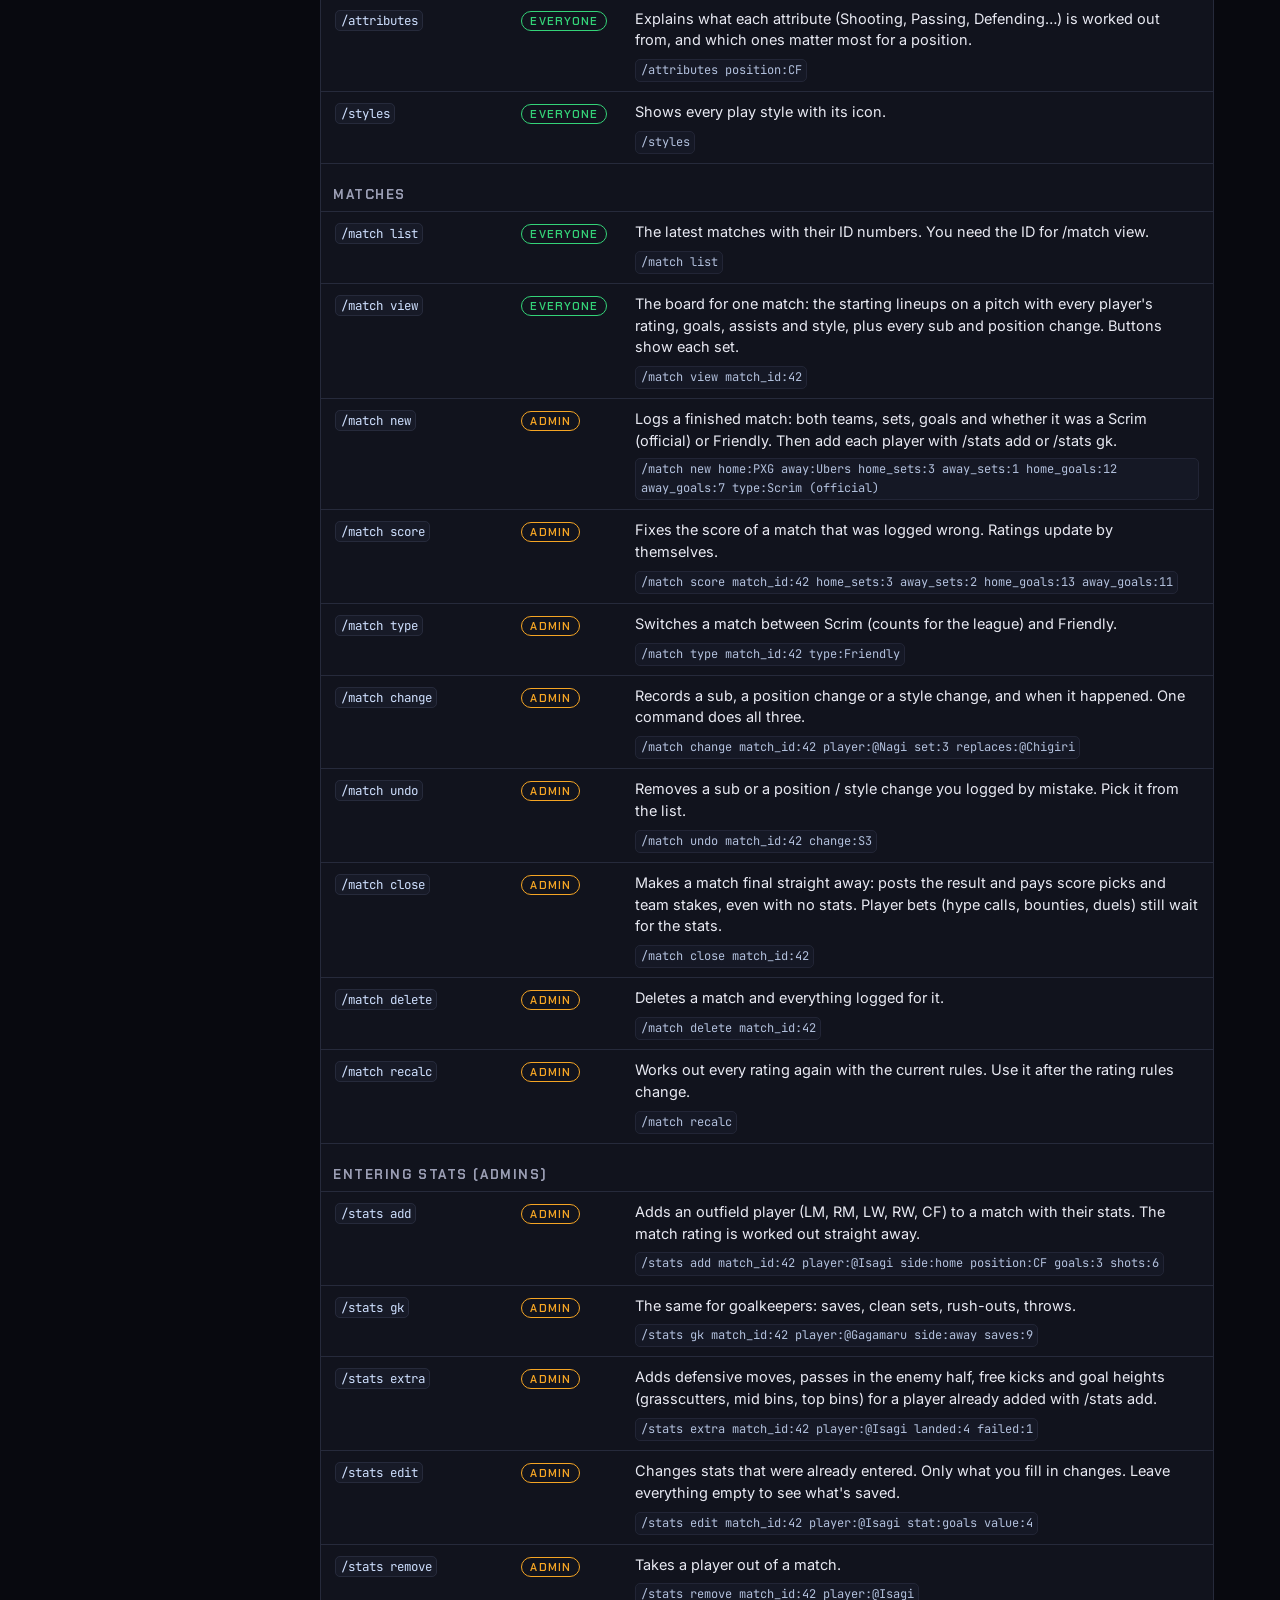
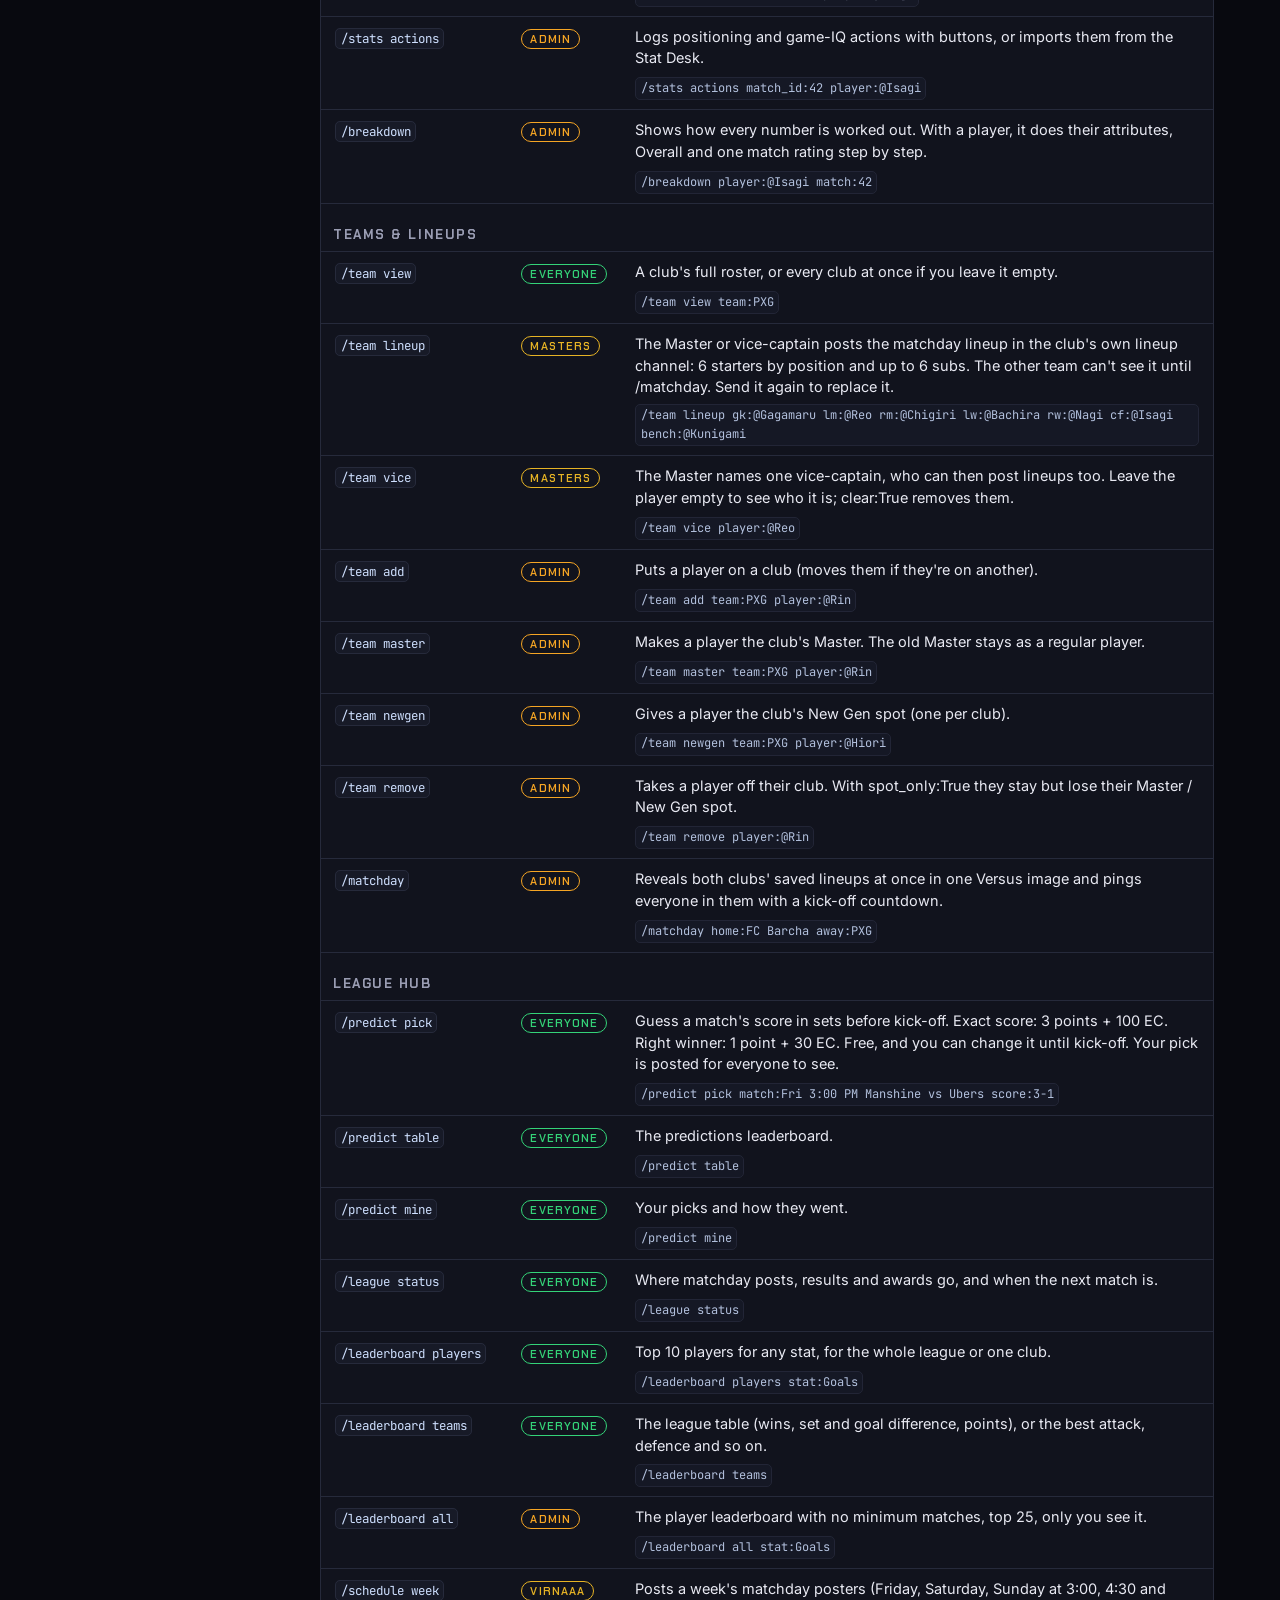
<file: guide.html>
<!doctype html>
<html lang="en">
<head>
<meta charset="utf-8">
<meta name="viewport" content="width=device-width, initial-scale=1, viewport-fit=cover">
<meta name="claude:viewport-fit-sides" content="cover">
<title>Guide · Neo Egoist League</title>
<meta name="description" content="How the Azure Latch league bot works: matchday, ratings, teams, market, Ego Credits and every command.">
<meta property="og:type" content="website">
<meta property="og:site_name" content="Ani's Neo Egoist League">
<meta property="og:title" content="Guide · Neo Egoist League">
<meta property="og:description" content="How the Azure Latch league bot works: matchday, ratings, teams, market, Ego Credits and every command.">
<meta property="og:url" content="https://virnaaaa.github.io/neo-egoist-league/guide.html">
<meta property="og:image" content="https://virnaaaa.github.io/neo-egoist-league/og/guide.png">
<meta property="og:image:width" content="1200">
<meta property="og:image:height" content="630">
<meta name="twitter:card" content="summary_large_image">
<meta name="theme-color" content="#4f8cff">
<link rel="preconnect" href="https://fonts.googleapis.com">
<link rel="stylesheet" href="https://fonts.googleapis.com/css2?family=Chakra+Petch:wght@500;600;700&family=Inter:wght@400;500;600&family=JetBrains+Mono:wght@400;600&display=swap">
<link rel="stylesheet" href="style.css?v=bx1127">
<meta name="league-data" content="https://raw.githubusercontent.com/Virnaaaa/neo-egoist-league/data/data.json">
</head>
<body data-page="guide">
<div class="page">
<div class="hero">
  <div class="eyebrow">Staff handbook</div>
  <h1>How the <span>bot</span> works</h1>
  <p class="lede">The Azure Latch bot keeps every match and its stats, rates each player out of 10 and gives them an Overall out of 110, manages the five clubs and their lineups, runs the transfer market and team money, and runs Ego Credits and score predictions. This guide explains each part and its commands.</p>
</div>
<div class="guide">
<nav  aria-label="Sections">
  <ol>
    <li><a href="#basics">The basics</a></li>
    <li><a href="#matchday">Matchday, step by step</a></li>
    <li><a href="#matches">Matches &amp; stats</a></li>
    <li><a href="#ratings">How ratings work</a></li>
    <li><a href="#players">Players &amp; cards</a></li>
    <li><a href="#teams">Teams &amp; lineups</a></li>
    <li><a href="#boards">Leaderboards</a></li>
    <li><a href="#market">Transfer market</a></li>
    <li><a href="#money">Team money</a></li>
    <li><a href="#ec">Ego Credits</a></li>
    <li><a href="#fortune">Cards, events &amp; bounties</a></li>
    <li><a href="#settings">Settings you can change</a></li>
    <li><a href="#reference">All commands</a></li>
  </ol>
</nav>
<main>
<section id="basics">
  <h2>The basics</h2>
  <p class="sub">Who can do what, and how to keep the bot running.</p>
  <div class="grid2">
    <div class="box"><h4>Who counts as an admin</h4><p>Anyone with the <b>Administrator</b> or <b>Manage Server</b> permission. Only admins can log matches, enter stats, manage teams and run the market and Ego Credits.</p></div>
    <div class="box"><h4>Everyone else</h4><p>Members can look things up: their own card, traits, leaderboards, team rosters, their Ego Credits wallet and the market. A club's <b>Master</b> can also submit lineups and make deals for the club.</p></div>
    <div class="box"><h4>Running the bot</h4><p>Double-click <code>Start Bot.bat</code> on the host PC. If the bot stops, it asks R (restart) or Q (quit) and restarts by itself after 10 seconds. After any code change, the bot has to be restarted.</p></div>
    <div class="box"><h4>Where the data lives</h4><p>Everything is saved in <code>ratings.db</code> next to the bot. Back up that one file and you have backed up the whole league.</p></div>
  </div>
  <div class="note"><b>Market test mode is on.</b> While <code>TEST_MODE</code> is on (top of <code>market.py</code>), every <code>/market</code> command is admin-only and admins can act for any team. Turn it off when the league is ready to use the market itself.</div>
  <p><code>/help</code> shows a picture menu of every command. Admins also get a Staff section listing the admin commands they can use.</p>
</section>

<section id="matchday">
  <h2>Matchday, step by step</h2>
  <p class="sub">The usual order for an official match. Each step lists the command and who runs it.</p>
  <ol class="steps">
    <li><b>Masters submit lineups.</b> Each Master runs <code>/team lineup</code> in their club's own lineup channel: 6 starters (GK, LM, RM, LW, RW, CF), up to 6 subs, and an optional opponent. The kick-off comes from their next match on the schedule, so they can send it days before. Only their own team sees it.</li>
    <li><b>Predictions open by themselves.</b> Every scheduled match can be predicted with <code>/predict pick</code> until kick-off. Nothing to set up. The <a href="prediction-market.html">Prediction Market</a> page shows the odds.</li>
    <li><b>Reveal both lineups.</b> An admin runs <code>/matchday home away</code>. It posts the Versus image with both lineups, pings every player and shows a kick-off countdown. Both Masters must have submitted first.</li>
    <li><b>Log the result.</b> <code>/match new</code> with the sets, total goals, type (Scrim or Friendly) and, ideally, each set's score (e.g. <code>3-1 0-3 3-2 3-0</code>). Set scores are needed for the comeback and collapse money bonuses.</li>
    <li><b>Enter stats.</b> <code>/stats add</code> for outfield players, <code>/stats gk</code> for keepers, <code>/stats extra</code> for defensive moves, enemy-half passes, free kicks and goal heights. <code>/stats actions</code> logs Positioning / Game IQ or imports Stat Desk totals.</li>
    <li><b>Record changes.</b> Subs, position switches and style switches go in <code>/match change</code>, timed by set and goal. Ratings update straight away.</li>
    <li><b>Check it.</b> <code>/match view match_id</code> shows the board: score, starting shape, every change, and each player's rating. It warns if steals and "stolen from" don't match between the teams.</li>
    <li><b>Automatic after that.</b> Team money for the match is paid within seconds, players get their Ego Credits for playing, <code>/predict</code> pays out, and cards and leaderboards update.</li>
  </ol>
</section>

<section id="matches">
  <h2>Matches &amp; stats</h2>
  <p class="sub">A match is first to 3 sets, and every set is first to 3 goals. Teams play 6v6, one player at each position.</p>
  <div class="grid2">
    <div class="box"><h4>🏆 Scrim</h4><p>An official match. It counts for leaderboards by default, pays team money, and counts toward transfer rules.</p></div>
    <div class="box"><h4>🤝 Friendly</h4><p>Unofficial. It's tracked and rated but kept separate. Switch a match's type with <code>/match type</code>.</p></div>
  </div>
  <h3>Positions</h3>
  <p><b>GK</b> Goalkeeper · <b>LM / RM</b> Left / Right Midfielder · <b>LW / RW</b> Left / Right Wing · <b>CF</b> Central Forward. The bot warns you when two teammates get the same position.</p>
  <h3>Commands</h3>
  <div class="tbl"><table>
    <tr><th>Command</th><th>What it does</th></tr>
    <tr><td><code>/match new</code></td><td>Log a match: teams, sets, total goals, type, optional set scores. The bot checks the goals fit the sets.</td></tr>
    <tr><td><code>/match score</code></td><td>Fix a match's score; its ratings update.</td></tr>
    <tr><td><code>/match type</code></td><td>Switch between Scrim and Friendly.</td></tr>
    <tr><td><code>/match change</code></td><td>One command for a sub (<code>replaces</code> = who comes off), a position change and a style change, at a set and goal. Use <code>swap_with</code> to swap two players' positions.</td></tr>
    <tr><td><code>/match undo</code></td><td>Remove a sub or a switch. Pick it from a list written out in words.</td></tr>
    <tr><td><code>/match view</code></td><td>The match board, with buttons for Overview and Set 1–5. <code>style:classic</code> gives the FotMob-style pitch; <code>style:alternate</code> gives a poster per team.</td></tr>
    <tr><td><code>/match list</code></td><td>Recent matches and their IDs (everyone).</td></tr>
    <tr><td><code>/match close</code></td><td>Make a match final now: post the result and pay score picks and team stakes without waiting for stats.</td></tr>
    <tr><td><code>/match delete</code></td><td>Delete a match. Team money and Ego Credits linked to it are corrected.</td></tr>
    <tr><td><code>/match recalc</code></td><td>Recalculate every rating after the rating rules change.</td></tr>
    <tr><td><code>/stats add</code> · <code>/stats gk</code></td><td>Enter an outfield player's or keeper's stats. Running it again for the same player replaces their stats.</td></tr>
    <tr><td><code>/stats extra</code></td><td>Defensive moves, enemy-half passes, free kicks and goal heights (grasscutters, mid bins, top bins).</td></tr>
    <tr><td><code>/stats edit</code></td><td>Change one or two stats; only what you fill in changes. Leave it empty to see what's saved.</td></tr>
    <tr><td><code>/stats remove</code></td><td>Take a player out of a match.</td></tr>
    <tr><td><code>/stats actions</code></td><td>Log Positioning / Game IQ with buttons, or import a Stat Desk snapshot.</td></tr>
  </table></div>
  <h3>Subs and switches, in short</h3>
  <ul>
    <li>Subs happen between rounds (a new round starts after every goal). There's no limit, and a player can come back on.</li>
    <li>Time is written as <i>set</i> + <i>after_goal</i> (goals already scored in that set, 0–4). 0 means before the set starts.</li>
    <li>The bot refuses changes that don't add up, such as taking off someone who isn't on the field.</li>
    <li>A player who switches position is rated at each position, mixed by the time spent there. The position they played longest is saved as their match position.</li>
  </ul>
</section>

<section id="ratings">
  <h2>How ratings work</h2>
  <p class="sub">Two numbers matter: the <b>match rating</b> (out of 10, one per match) and the <b>Overall</b> (out of 110, built from all of a player's matches).</p>
  <h3>Match rating</h3>
  <p>Everyone starts at <b>6.0</b>. Actions add or remove points, and the result stays between 3.0 and 10.0.</p>
  <div class="tbl"><table>
    <tr><th>Action</th><th class="num">Points</th><th>Action</th><th class="num">Points</th></tr>
    <tr><td>Goal</td><td class="num pos">+0.45</td><td>Missed shot</td><td class="num neg">−0.03</td></tr>
    <tr><td>Assist</td><td class="num pos">+0.30</td><td>Stolen from</td><td class="num neg">−0.06</td></tr>
    <tr><td>Counter hit</td><td class="num pos">+0.15</td><td>Error leading to a chance</td><td class="num neg">−0.30</td></tr>
    <tr><td>Key pass</td><td class="num pos">+0.10</td><td>Tackle missed</td><td class="num neg">−0.04</td></tr>
    <tr><td>Interception / defensive move landed</td><td class="num pos">+0.08</td><td>Pass intercepted</td><td class="num neg">−0.03</td></tr>
    <tr><td>Steal</td><td class="num pos">+0.04</td><td>Match lost</td><td class="num neg">−0.40</td></tr>
    <tr><td>Match won (+0.2 more for a 3–0)</td><td class="num pos">+0.40</td><td>Pass accuracy 50% (5+ passes)</td><td class="num neg">−0.50</td></tr>
    <tr><td>Pass accuracy 100% (5+ passes)</td><td class="num pos">+0.50</td><td>GK: each goal conceded</td><td class="num neg">−0.08</td></tr>
    <tr><td>GK: save / clean set</td><td class="num pos">+0.18 / +0.30</td><td>GK: robbed outside the box</td><td class="num neg">−0.15</td></tr>
  </table></div>
  <p>Colours: 🔵 8.0+ · 🟢 7.0–7.9 · 🟠 6.0–6.9 · 🔴 under 6.0. The full list is in <code>/breakdown</code>.</p>
  <h3>Overall and grades</h3>
  <p>Each player has 0–100 <b>attributes</b> built from their stats per match. Forwards get Attacking, Finishing, Passing, Dribbling and Form. Midfielders get Playmaking, Passing, Dribbling, Defending and Form. Keepers get Shot Stopping, Passing, Clean Sheets, Composure and Form. The <b>Overall</b> is a weighted average of the attributes × 1.1, with the key attributes for their position counting more.</p>
  <div class="grades"><span>S+ 100–110</span><span>S 90–99</span><span>A 80–89</span><span>B 70–79</span><span>C 60–69</span><span>D 50–59</span><span>E 40–49</span><span>F 30–39</span><span>G 0–29</span></div>
  <ul>
    <li>Until a player has <b>3 matches</b>, their Overall is capped at 89 and the card says <i>PROVISIONAL</i>.</li>
    <li>Subs are judged by the time they actually played, so a short spell isn't punished.</li>
    <li>The very top and bottom of each attribute are squeezed, so 90+ needs near-perfect numbers.</li>
  </ul>
  <h3>Opponent strength</h3>
  <p>Saved match ratings never change. Averages, though, lean on how strong the opposing squad was: a good game against a strong squad counts for more (up to ×1.2) and against a weak squad for less (down to ×0.8). This only applies once teams have 3+ scrims. <code>/breakdown</code> → Opponents shows the current factors.</p>
  <div class="note"><b>To understand any number:</b> <code>/breakdown player</code> (admins, only you see it) shows each attribute and one match rating worked out step by step from that player's own stats.</div>
</section>

<section id="players">
  <h2>Players &amp; cards</h2>
  <p class="sub">What players see about themselves.</p>
  <div class="grid2">
    <div class="box"><h4><code>/rating</code></h4><p>The player's report card: average rating, form, positions, attribute radar, Overall and grade, stats and traits. Buttons filter by Scrims, Friendlies or one position. The 📋 button opens the skill sheet.</p></div>
    <div class="box"><h4>Card designs</h4><p>Five looks: Classic, Manager Desk, Egoist, Neon HUD and Broadcast. Each player picks one from the menu under their card, and it's remembered.</p></div>
    <div class="box"><h4><code>/traits</code></h4><p>33 traits in 6 categories (Attack, Passing, Dribbling, Defending, Goalkeeping, Reputation). The console shows what's earned and how close each trait is. Traits need 3+ matches. Each of the 20 styles also has one unique <b>style trait</b> (Bachira: Monster, Barou: King, Isagi: Heart of your team…), held by the best player of that style in the league (4+ matches, highest average rating). A style's trait only exists once 3+ players main that style. With 10+ matches and a 9.0+ average, the holder's title <b>evolves</b> (Monster → Monster Unchained, King → Tyrant King…).</p></div>
    <div class="box"><h4>Signature trait</h4><p>A player can feature one earned trait on their card. Only that player or an admin can change it.</p></div>
    <div class="box"><h4>Styles</h4><p>Every image in the <code>styles</code> folder is a style, named after its file. Add a PNG to add a style. <code>/styles</code> shows them all.</p></div>
    <div class="box"><h4>Roblox avatars</h4><p>The skill sheet uses the player's full-body Roblox avatar: set it by hand with <code>/roblox set</code>, or it's found through Bloxlink / RoVer.</p></div>
  </div>
  <h3>Testing without real matches</h3>
  <p><code>/tungtungtest</code> (admins) gives a player fake numbers to try cards, traits and weights. Those cards are marked <b>🧪 TEST PROFILE</b>. Test numbers never affect real matches, leaderboards, teams or the market. <code>clear</code> removes them.</p>
  <p><code>/attributes [position]</code> explains what every attribute is based on (everyone).</p>
</section>

<section id="teams">
  <h2>Teams &amp; lineups</h2>
  <p class="sub">The five clubs are <b>FC Barcha, PXG, Ubers, Bastard Munchen</b> and <b>Manshine</b>. A player can be on one team only.</p>
  <div class="grid2">
    <div class="box"><h4><span class="tag master">Master</span> 👑</h4><p>One per team. Submits lineups and makes transfer deals for the club. The bot doesn't hand out Discord roles; you manage roles yourself.</p></div>
    <div class="box"><h4><span class="tag all">New Gen</span> 🌱</h4><p>One per team (the New Gen 11). New Gens can't be transferred.</p></div>
  </div>
  <div class="tbl"><table>
    <tr><th>Command</th><th>Who</th><th>What it does</th></tr>
    <tr><td><code>/team add</code></td><td><span class="tag admin">Admin</span></td><td>Put a player on a team, moving them from another team if needed.</td></tr>
    <tr><td><code>/team master</code></td><td><span class="tag admin">Admin</span></td><td>Make someone Master. The old Master stays as a regular player.</td></tr>
    <tr><td><code>/team newgen</code></td><td><span class="tag admin">Admin</span></td><td>Give the team's New Gen spot (refused if it's taken).</td></tr>
    <tr><td><code>/team remove</code></td><td><span class="tag admin">Admin</span></td><td>Take a player off their team, or with <code>spot_only</code> only their Master / New Gen spot.</td></tr>
    <tr><td><code>/team view</code></td><td><span class="tag all">Everyone</span></td><td>No team: the club album, with #1 in the middle. With a team: the roster, with Master and New Gen as tall banners and the other players in a grid coloured by grade.</td></tr>
    <tr><td><code>/team lineup</code></td><td><span class="tag master">Master</span></td><td>Submit the matchday lineup. Admins can add <code>team:</code> to submit for any team.</td></tr>
    <tr><td><code>/matchday</code></td><td><span class="tag admin">Admin</span></td><td>Reveal both saved lineups in one Versus image, ping the players and start the countdown. The lineups are cleared after.</td></tr>
  </table></div>
  <div class="note"><b>Lineup channel rule:</b> <code>/team lineup</code> only works in the team's own lineup channel: a channel with "lineup" in its name, inside the category named after the team (e.g. <code>PXG › #lineup-pxg</code>). Run anywhere else, it's refused and the reply links the right channel. This is on purpose: the other team must not see the lineup before <code>/matchday</code>.</div>
  <p>Club logos come from the <code>crests</code> folder (one image per team, named after it). Team colours are set in <code>TEAM_COLOURS</code> in <code>team_views.py</code>.</p>
</section>

<section id="boards">
  <h2>Leaderboards</h2>
  <p class="sub">Shown as images. Scrims only by default; switch with <code>type:</code>.</p>
  <div class="tbl"><table>
    <tr><th>Command</th><th>What it shows</th></tr>
    <tr><td><code>/leaderboard players</code></td><td>Top players by any stat, with buttons to switch between Match rating, Goals, Save %, Defence and Playmaking. Can be filtered to one team.</td></tr>
    <tr><td><code>/leaderboard teams</code></td><td>The league table (W/L, set difference, goal difference, points) or best attack, defence, clean sheets and average rating.</td></tr>
    <tr><td><code>/leaderboard all</code> <span class="tag admin">Admin</span></td><td>The top 25 with no minimum matches. Only you see it.</td></tr>
  </table></div>
</section>

<section id="market">
  <h2>Transfer market</h2>
  <p class="sub">Two separate jobs: <b>Bidders</b> decide what a player is worth, and <b>Masters</b> buy and sell players. Bidders never spend money.</p>
  <h3>Player values</h3>
  <ul>
    <li>The Bidders agree a player&#x27;s value together in a VC. Then an admin records it with <code>/makebid player value</code>, and it counts straight away.</li>
    <li>Add <code>when</code> for the time you agreed it (New York time, like <code>2026-11-27 18:30</code> or <code>6:30 PM</code> for today) and an optional <code>reason</code>. The bot posts the new value, the old one and when it was agreed.</li>
    <li><code>/market valuation player</code> shows the value and every value they had before.</li>
    <li><code>/market leaderboard</code> posts the Neo Egoist Exchange board: the most valuable players with their change and trend. Add <code>team</code> for one club.</li>
    <li>Values are frozen while the weekly window is open, so set them Friday to Sunday.</li>
  </ul>
  <h3>The transfer window</h3>
  <p>Every week from <b>Monday 00:00 to Thursday 23:59, New York time</b>. Deals can only happen while it's open, and unfinished deals expire when it closes.</p>
  <ul>
    <li><code>/market window</code>: open one long preseason window, pause today for a midweek matchday, or open / close it now.</li>
    <li><code>/market channel</code>: choose where the bot posts window news and deals.</li>
    <li><code>/market approvals</code>: turn admin approval of every deal on or off (on for season 1).</li>
  </ul>
  <h3>Four ways to move a player</h3>
  <div class="tbl"><table>
    <tr><th>Deal</th><th>Price</th><th>Who can stop it</th></tr>
    <tr><td><code>/market buy</code></td><td>The player's value</td><td>The selling Master accepts or refuses</td></tr>
    <tr><td><code>/market swap</code></td><td>The team getting the more valuable player pays the difference</td><td>The other Master</td></tr>
    <tr><td><code>/market request</code></td><td>The player asks to leave</td><td>If their Master accepts nothing, at the deadline they go to the first team that offered their value</td></tr>
  </table></div>
  <h3>Rules on every deal</h3>
  <ul>
    <li>New Gens can't be transferred.</li>
    <li>New players are protected until they've played 4 official matches.</li>
    <li>A player who just moved is locked until their new team has played 2 official matches.</li>
    <li>There's no limit on squad size for now. The buyer must have the money.</li>
    <li>A Master who is sold arrives at the new team as a regular player.</li>
  </ul>
  <p>Admin tools: <code>/market deals</code> (pending deals), <code>/market approve</code>, <code>/market force</code> (complete a deal now, even outside the window).</p>
</section>

<section id="money">
  <h2>Team money</h2>
  <p class="sub">Each club has a budget in millions (M). It's the only money used for transfers.</p>
  <div class="tbl"><table>
    <tr><th>Money in</th><th class="num">Amount</th><th>Money out</th><th class="num">Amount</th></tr>
    <tr><td>Season start (<code>/market start</code>, once)</td><td class="num pos">+20M</td><td>Buying a player</td><td class="num neg">their price</td></tr>
    <tr><td>Scrim win</td><td class="num pos">+12M</td><td>Fine (<code>/market fine</code>)</td><td class="num neg">up to −2M</td></tr>
    <tr><td>Scrim loss</td><td class="num pos">+8M</td><td></td><td></td></tr>
    <tr><td>Selling a player</td><td class="num pos">their price</td><td>Admin adjustment (<code>/market fund</code>)</td><td class="num">any</td></tr>
  </table></div>
  <h3>Match bonuses and penalties</h3>
  <p>Capped at <b>±2M per team per match</b> in total.</p>
  <div class="tbl"><table>
    <tr><th>Bonus</th><th class="num">Amount</th><th>Penalty</th><th class="num">Amount</th></tr>
    <tr><td>Sweep (3–0 in sets)</td><td class="num pos">+1M</td><td>Collapse (lost after leading 2–0)</td><td class="num neg">−1M</td></tr>
    <tr><td>Underdog win (cheaper squad)</td><td class="num pos">+2M</td><td>Upset loss (pricier squad, lost 0–3 or 1–3)</td><td class="num neg">−1M</td></tr>
    <tr><td>Comeback (won from 0–2 down)</td><td class="num pos">+1M</td><td>5+ errors as a team</td><td class="num neg">−0.5M</td></tr>
    <tr><td>Clean sheet (2 goals or fewer conceded)</td><td class="num pos">+0.5M</td><td></td><td></td></tr>
    <tr><td>Catch-up (losing streak of 3+)</td><td class="num pos">+1M</td><td></td><td></td></tr>
  </table></div>
  <p>Match money is automatic. If a match is edited or deleted, the bot posts only the difference, so a team is never paid twice.</p>
  <h3>Seeing the money</h3>
  <ul>
    <li><code>/market budget [team]</code>: a card with the balance, money in and out, a balance-history chart and the latest movements.</li>
    <li><code>/market audit</code> <span class="tag admin">Admin</span>: every team's money ranked side by side, with squad sizes and pending deals.</li>
    <li><code>/market browse</code>: the window, players who want to leave, deals and your money. <code>/market valuation player</code>: a player's value and whether they can move.</li>
  </ul>
</section>

<section id="ec">
  <h2>Ego Credits</h2>
  <p class="sub">A separate play currency (EC). It can't be bought or cashed out, and it has nothing to do with team money.</p>
  <div class="grid2">
    <div class="box"><h4>Starting grant</h4><p>1,500 EC the first time someone opens <code>/ec wallet</code> (Discord account 30+ days old and a Roblox account verified with Bloxlink or RoVer).</p></div>
    <div class="box"><h4>Playing</h4><p>500 EC per scrim played and 150 per friendly. Friendlies pay at most 2 a day (scrims 3). Taken back if the stats are removed.</p></div>
    <div class="box"><h4>Predicting</h4><p><code>/predict pick</code>: <b>100 EC</b> for the exact set score, <b>30 EC</b> for the right winner, paid by itself once the match is logged. Nothing to lose. No EC on a match you play in, and in your club's matches you can only pick your club to win. You need an open wallet; picks you won before opening it pay out when you do.</p></div>
    <div class="box"><h4>The House</h4><p>Every /predict payout and stake win comes from the House (starts at 500,000 EC), and everything spent goes back into it. Admins top it up with <code>/ec house</code>.</p></div>
  </div>
  <h3>Spending EC: <code>/shop</code></h3>
  <p>Nothing in the shop changes ratings, Overall or team money. Everything costs more than the starting grant, so you have to play or win stakes first.</p>
  <div class="grid2">
    <div class="box"><h4>Card frames</h4><p>Bronze 3,000, Silver 6,000, Gold 12,000, Holo 20,000. A frame around your <code>/rating</code> card and your avatar on the website. Buy once, switch for free.</p></div>
    <div class="box"><h4>Celebration · signature move · banner</h4><p>3,500 EC each (changes 1,000). Your celebration shows in the result post when you score or win Man of the Match, your signature move is named next to your goals, and the banner is your player page background.</p></div>
    <div class="box"><h4>Press conference · contract statement</h4><p>2,500 / 2,000 EC. Published as a Press Room card in the Newsroom and the results channel once an admin approves it (<code>/shop review</code>); EC back if not. A contract statement also shows on your player page for 14 days.</p></div>
    <div class="box"><h4>Rivalry · Hall of Fame plaque</h4><p>3,000 / 15,000 EC. A rival's head-to-head shows on both player pages and in the result post when you meet. A plaque puts one of your real achievements on the <a href="records.html#plaques">Records</a> page for good.</p></div>
  </div>
  <h3>Matchday stakes: <code>/stake</code></h3>
  <p>100 to 1,500 EC a stake (season: 3,000), placed before kick-off, odds fixed when you stake, paid by itself once the match is logged. See your odds first with <code>/stake odds</code>. Nobody can stake against their own club.</p>
  <div class="grid2">
    <div class="box"><h4>Your club</h4><p><code>back</code>: your club wins, at the <a href="prediction-market.html">Prediction Market</a> odds. <code>comeback</code>: it loses set 1 and still wins. <code>season</code>: it finishes 1st or top 2 (open until week 3).</p></div>
    <div class="box"><h4>Yourself</h4><p><code>hype</code>: a public call shown in the kick-off reminder. It pays ×4 at most. Pick what you call: 2+, 3+ (hat-trick), 4+ or 6+ goals, 5+, 8+ or 12+ ball wins (tackles, interceptions, defensive moves: made for midfielders), 2+ or 3+ assists, or a clean sheet (your club wins 3-0 or 3-1). <code>totw</code>: you make the Team of the Week. The odds come from your own record. Didn't play = EC back.</p></div>
    <div class="box"><h4>Duels</h4><p><code>/stake duel</code> a player on the other club: the better match rating takes both stakes. They answer with <code>/stake accept</code> or <code>/stake decline</code>.</p></div>
    <div class="box"><h4>MOTM bounties</h4><p>Anyone can <code>/stake bounty</code> a player in a match. If they're Man of the Match, the whole pot is theirs; if not, the House keeps it.</p></div>
  </div>
  <p>Everything in one place: the <a href="ego-credits.html">Ego Credits</a> page, and <code>/ec earn</code> in Discord for what you can still earn today and this weekend.</p>
  <p>Members use <code>/ec wallet</code>, <code>/ec earn</code>, <code>/ec richest</code>, <code>/shop</code> and <code>/stake</code>. Admins have <code>/ec house</code>, <code>/ec grant</code>, <code>/ec grant_all</code>, <code>/shop review</code>, <code>/shop clear</code> and <code>/stake season-end</code>.</p>
</section>

<section id="fortune">
  <h2>Fortune cards, events &amp; bounties</h2>
  <p class="sub">Small weekly swings in team money that keep the season interesting.</p>
  <div class="grid2">
    <div class="box"><h4>🌍 League event</h4><p>Every Monday the bot picks one event for every club: a TV payout, a tax, a market crash, bigger sweep bonuses, a derby… It's posted in the market channel and on the website. Admins can pick it by hand with <code>/market event</code>.</p></div>
    <div class="box"><h4>🎴 Fortune card</h4><p>Once a week the league prays for fortune (<code>/prayforfortune</code>) and every club draws a card at once, posted in the market channel as a newspaper page: Common (±0.5–1.5M), Rare (±2–3M or a weekly rule), Legendary (+5–6M or a strong rule) or Cursed (a painful one).</p></div>
    <div class="box"><h4>🎯 Bounties</h4><p><code>/market bounty</code>: the first team to beat the target's team in an official match, while holding the target scoreless, collects. A bounty stays open for 3 weeks. Masters pay from their club's budget and get it back if nobody claims it; admins put up league money.</p></div>
  </div>
  <div class="note"><b>Rule:</b> cards and events are random, weighted to keep the league competitive.</div>
</section>

<section id="settings">
  <h2>Settings you can change</h2>
  <p class="sub">These are values at the top of the bot's files. Change one, then restart the bot. After a rating change, also run <code>/match recalc</code>.</p>
  <div class="tbl"><table>
    <tr><th>Setting</th><th>File</th><th>What it controls</th></tr>
    <tr><td><code>TEST_MODE</code></td><td>market.py</td><td>Market is admin-only while on</td></tr>
    <tr><td><code>START_BUDGET</code>, <code>WIN_PAY</code>, <code>LOSS_PAY</code>, <code>BONUS</code>, <code>FINE_MAX</code></td><td>market_core.py</td><td>Team money amounts</td></tr>
    <tr><td><code>NEW_PLAYER_MATCHES</code>, <code>RESALE_LOCK</code></td><td>market_core.py</td><td>Transfer protections</td></tr>
    <tr><td><code>SQUAD_CAP</code></td><td>db.py</td><td>Most players a team can hold (15)</td></tr>
    <tr><td><code>TEAMS</code>, <code>NEWGEN_SLOTS</code>, <code>ROSTER_LIMIT</code>, <code>GIVE_ROLES</code></td><td>bot.py</td><td>The clubs, New Gen spots, roster size, automatic Discord roles</td></tr>
    <tr><td><code>WEIGHTS</code></td><td>rating.py</td><td>Points per action in a match rating</td></tr>
    <tr><td><code>RANGES</code>, <code>POSITION_WEIGHTS</code>, <code>TRAITS</code></td><td>player_card.py</td><td>Attribute scales, Overall weights, trait rules</td></tr>
    <tr><td><code>TEAM_COLOURS</code>, <code>ALBUM_TITLE</code></td><td>team_views.py</td><td>Club colours, the album title ("THE FIVE CLUBS")</td></tr>
    <tr><td>Amounts at the top</td><td>ec.py</td><td>Ego Credits grants, match pay, /predict payouts</td></tr>
  </table></div>
</section>

<section id="reference">
  <h2>All commands</h2>
  <p class="sub">Every command, grouped by topic, with what it does and an example you can copy. Search by name or by what it does.</p>
  <div class="finder">
    <input id="q" type="search" placeholder="Search, e.g. lineup, money, undo" aria-label="Search commands">
    <button type="button" data-f="all" aria-pressed="true">All</button>
    <button type="button" data-f="admin" aria-pressed="false">Admin</button>
    <button type="button" data-f="everyone" aria-pressed="false">Everyone</button>
    <span id="count"></span>
  </div>
  <div class="tbl"><table id="cmds">
    <thead><tr><th>Command</th><th>Who</th><th>What it does</th></tr></thead>
    <tbody><tr class="grp"><th colspan="3">Getting started</th></tr><tr data-w="everyone"><td><code>/help</code></td><td><span class="tag all">Everyone</span></td><td><p class="cx">Opens a picture menu of every command, sorted by topic, with examples. Start here if you&#x27;re lost.</p><code class="ex">/help</code></td></tr><tr data-w="everyone"><td><code>/roblox set</code></td><td><span class="tag all">Everyone</span></td><td><p class="cx">Links your Roblox account by hand, so your avatar shows on your cards. You only need it if Bloxlink or RoVer didn&#x27;t link you. Admins can set it for someone else.</p><code class="ex">/roblox set username:IsagiYoichi</code></td></tr><tr data-w="everyone"><td><code>/roblox check</code></td><td><span class="tag all">Everyone</span></td><td><p class="cx">Shows which Roblox account you (or someone else) are linked to, with the avatar.</p><code class="ex">/roblox check player:@Rin</code></td></tr><tr data-w="everyone"><td><code>/roblox remove</code></td><td><span class="tag all">Everyone</span></td><td><p class="cx">Removes a Roblox link that was set by hand.</p><code class="ex">/roblox remove</code></td></tr><tr class="grp"><th colspan="3">Your profile</th></tr><tr data-w="everyone"><td><code>/rating</code></td><td><span class="tag all">Everyone</span></td><td><p class="cx">Your player card: average rating, form, positions, attributes, key stats and traits. Add a player to see theirs. The buttons under it switch between official / all matches, a position, and the skill sheet.</p><code class="ex">/rating player:@Isagi</code></td></tr><tr data-w="everyone"><td><code>/traits</code></td><td><span class="tag all">Everyone</span></td><td><p class="cx">Every trait you&#x27;ve earned and how close you are to the others, as a checklist with progress bars.</p><code class="ex">/traits</code></td></tr><tr data-w="everyone"><td><code>/attributes</code></td><td><span class="tag all">Everyone</span></td><td><p class="cx">Explains what each attribute (Shooting, Passing, Defending…) is worked out from, and which ones matter most for a position.</p><code class="ex">/attributes position:CF</code></td></tr><tr data-w="everyone"><td><code>/styles</code></td><td><span class="tag all">Everyone</span></td><td><p class="cx">Shows every play style with its icon.</p><code class="ex">/styles</code></td></tr><tr class="grp"><th colspan="3">Matches</th></tr><tr data-w="everyone"><td><code>/match list</code></td><td><span class="tag all">Everyone</span></td><td><p class="cx">The latest matches with their ID numbers. You need the ID for /match view.</p><code class="ex">/match list</code></td></tr><tr data-w="everyone"><td><code>/match view</code></td><td><span class="tag all">Everyone</span></td><td><p class="cx">The board for one match: the starting lineups on a pitch with every player&#x27;s rating, goals, assists and style, plus every sub and position change. Buttons show each set.</p><code class="ex">/match view match_id:42</code></td></tr><tr data-w="admin"><td><code>/match new</code></td><td><span class="tag admin">Admin</span></td><td><p class="cx">Logs a finished match: both teams, sets, goals and whether it was a Scrim (official) or Friendly. Then add each player with /stats add or /stats gk.</p><code class="ex">/match new home:PXG away:Ubers home_sets:3 away_sets:1 home_goals:12 away_goals:7 type:Scrim (official)</code></td></tr><tr data-w="admin"><td><code>/match score</code></td><td><span class="tag admin">Admin</span></td><td><p class="cx">Fixes the score of a match that was logged wrong. Ratings update by themselves.</p><code class="ex">/match score match_id:42 home_sets:3 away_sets:2 home_goals:13 away_goals:11</code></td></tr><tr data-w="admin"><td><code>/match type</code></td><td><span class="tag admin">Admin</span></td><td><p class="cx">Switches a match between Scrim (counts for the league) and Friendly.</p><code class="ex">/match type match_id:42 type:Friendly</code></td></tr><tr data-w="admin"><td><code>/match change</code></td><td><span class="tag admin">Admin</span></td><td><p class="cx">Records a sub, a position change or a style change, and when it happened. One command does all three.</p><code class="ex">/match change match_id:42 player:@Nagi set:3 replaces:@Chigiri</code></td></tr><tr data-w="admin"><td><code>/match undo</code></td><td><span class="tag admin">Admin</span></td><td><p class="cx">Removes a sub or a position / style change you logged by mistake. Pick it from the list.</p><code class="ex">/match undo match_id:42 change:S3</code></td></tr><tr data-w="admin"><td><code>/match close</code></td><td><span class="tag admin">Admin</span></td><td><p class="cx">Makes a match final straight away: posts the result and pays score picks and team stakes, even with no stats. Player bets (hype calls, bounties, duels) still wait for the stats.</p><code class="ex">/match close match_id:42</code></td></tr><tr data-w="admin"><td><code>/match delete</code></td><td><span class="tag admin">Admin</span></td><td><p class="cx">Deletes a match and everything logged for it.</p><code class="ex">/match delete match_id:42</code></td></tr><tr data-w="admin"><td><code>/match recalc</code></td><td><span class="tag admin">Admin</span></td><td><p class="cx">Works out every rating again with the current rules. Use it after the rating rules change.</p><code class="ex">/match recalc</code></td></tr><tr class="grp"><th colspan="3">Entering stats (admins)</th></tr><tr data-w="admin"><td><code>/stats add</code></td><td><span class="tag admin">Admin</span></td><td><p class="cx">Adds an outfield player (LM, RM, LW, RW, CF) to a match with their stats. The match rating is worked out straight away.</p><code class="ex">/stats add match_id:42 player:@Isagi side:home position:CF goals:3 shots:6</code></td></tr><tr data-w="admin"><td><code>/stats gk</code></td><td><span class="tag admin">Admin</span></td><td><p class="cx">The same for goalkeepers: saves, clean sets, rush-outs, throws.</p><code class="ex">/stats gk match_id:42 player:@Gagamaru side:away saves:9</code></td></tr><tr data-w="admin"><td><code>/stats extra</code></td><td><span class="tag admin">Admin</span></td><td><p class="cx">Adds defensive moves, passes in the enemy half, free kicks and goal heights (grasscutters, mid bins, top bins) for a player already added with /stats add.</p><code class="ex">/stats extra match_id:42 player:@Isagi landed:4 failed:1</code></td></tr><tr data-w="admin"><td><code>/stats edit</code></td><td><span class="tag admin">Admin</span></td><td><p class="cx">Changes stats that were already entered. Only what you fill in changes. Leave everything empty to see what&#x27;s saved.</p><code class="ex">/stats edit match_id:42 player:@Isagi stat:goals value:4</code></td></tr><tr data-w="admin"><td><code>/stats remove</code></td><td><span class="tag admin">Admin</span></td><td><p class="cx">Takes a player out of a match.</p><code class="ex">/stats remove match_id:42 player:@Isagi</code></td></tr><tr data-w="admin"><td><code>/stats actions</code></td><td><span class="tag admin">Admin</span></td><td><p class="cx">Logs positioning and game-IQ actions with buttons, or imports them from the Stat Desk.</p><code class="ex">/stats actions match_id:42 player:@Isagi</code></td></tr><tr data-w="admin"><td><code>/breakdown</code></td><td><span class="tag admin">Admin</span></td><td><p class="cx">Shows how every number is worked out. With a player, it does their attributes, Overall and one match rating step by step.</p><code class="ex">/breakdown player:@Isagi match:42</code></td></tr><tr class="grp"><th colspan="3">Teams &amp; lineups</th></tr><tr data-w="everyone"><td><code>/team view</code></td><td><span class="tag all">Everyone</span></td><td><p class="cx">A club&#x27;s full roster, or every club at once if you leave it empty.</p><code class="ex">/team view team:PXG</code></td></tr><tr data-w="everyone"><td><code>/team lineup</code></td><td><span class="tag master">Masters</span></td><td><p class="cx">The Master or vice-captain posts the matchday lineup in the club&#x27;s own lineup channel: 6 starters by position and up to 6 subs. The other team can&#x27;t see it until /matchday. Send it again to replace it.</p><code class="ex">/team lineup gk:@Gagamaru lm:@Reo rm:@Chigiri lw:@Bachira rw:@Nagi cf:@Isagi bench:@Kunigami</code></td></tr><tr data-w="everyone"><td><code>/team vice</code></td><td><span class="tag master">Masters</span></td><td><p class="cx">The Master names one vice-captain, who can then post lineups too. Leave the player empty to see who it is; clear:True removes them.</p><code class="ex">/team vice player:@Reo</code></td></tr><tr data-w="admin"><td><code>/team add</code></td><td><span class="tag admin">Admin</span></td><td><p class="cx">Puts a player on a club (moves them if they&#x27;re on another).</p><code class="ex">/team add team:PXG player:@Rin</code></td></tr><tr data-w="admin"><td><code>/team master</code></td><td><span class="tag admin">Admin</span></td><td><p class="cx">Makes a player the club&#x27;s Master. The old Master stays as a regular player.</p><code class="ex">/team master team:PXG player:@Rin</code></td></tr><tr data-w="admin"><td><code>/team newgen</code></td><td><span class="tag admin">Admin</span></td><td><p class="cx">Gives a player the club&#x27;s New Gen spot (one per club).</p><code class="ex">/team newgen team:PXG player:@Hiori</code></td></tr><tr data-w="admin"><td><code>/team remove</code></td><td><span class="tag admin">Admin</span></td><td><p class="cx">Takes a player off their club. With spot_only:True they stay but lose their Master / New Gen spot.</p><code class="ex">/team remove player:@Rin</code></td></tr><tr data-w="admin"><td><code>/matchday</code></td><td><span class="tag admin">Admin</span></td><td><p class="cx">Reveals both clubs&#x27; saved lineups at once in one Versus image and pings everyone in them with a kick-off countdown.</p><code class="ex">/matchday home:FC Barcha away:PXG</code></td></tr><tr class="grp"><th colspan="3">League hub</th></tr><tr data-w="everyone"><td><code>/predict pick</code></td><td><span class="tag all">Everyone</span></td><td><p class="cx">Guess a match&#x27;s score in sets before kick-off. Exact score: 3 points + 100 EC. Right winner: 1 point + 30 EC. Free, and you can change it until kick-off. Your pick is posted for everyone to see.</p><code class="ex">/predict pick match:Fri 3:00 PM Manshine vs Ubers score:3-1</code></td></tr><tr data-w="everyone"><td><code>/predict table</code></td><td><span class="tag all">Everyone</span></td><td><p class="cx">The predictions leaderboard.</p><code class="ex">/predict table</code></td></tr><tr data-w="everyone"><td><code>/predict mine</code></td><td><span class="tag all">Everyone</span></td><td><p class="cx">Your picks and how they went.</p><code class="ex">/predict mine</code></td></tr><tr data-w="everyone"><td><code>/league status</code></td><td><span class="tag all">Everyone</span></td><td><p class="cx">Where matchday posts, results and awards go, and when the next match is.</p><code class="ex">/league status</code></td></tr><tr data-w="everyone"><td><code>/leaderboard players</code></td><td><span class="tag all">Everyone</span></td><td><p class="cx">Top 10 players for any stat, for the whole league or one club.</p><code class="ex">/leaderboard players stat:Goals</code></td></tr><tr data-w="everyone"><td><code>/leaderboard teams</code></td><td><span class="tag all">Everyone</span></td><td><p class="cx">The league table (wins, set and goal difference, points), or the best attack, defence and so on.</p><code class="ex">/leaderboard teams</code></td></tr><tr data-w="admin"><td><code>/leaderboard all</code></td><td><span class="tag admin">Admin</span></td><td><p class="cx">The player leaderboard with no minimum matches, top 25, only you see it.</p><code class="ex">/leaderboard all stat:Goals</code></td></tr><tr data-w="everyone"><td><code>/schedule week</code></td><td><span class="tag master">Virnaaa</span></td><td><p class="cx">Posts a week&#x27;s matchday posters (Friday, Saturday, Sunday at 3:00, 4:30 and 6:00 PM EST).</p><code class="ex">/schedule week number:2</code></td></tr><tr data-w="everyone"><td><code>/league setup</code></td><td><span class="tag master">Virnaaa</span></td><td><p class="cx">Picks the channels for matchday posts, results and awards.</p><code class="ex">/league setup</code></td></tr><tr data-w="everyone"><td><code>/league pings</code></td><td><span class="tag master">Virnaaa</span></td><td><p class="cx">Turns club role pings in the kick-off reminders on or off.</p><code class="ex">/league pings on:True</code></td></tr><tr data-w="everyone"><td><code>/league totw</code></td><td><span class="tag master">Virnaaa</span></td><td><p class="cx">Previews or posts a week&#x27;s Team of the Week. It also posts by itself on Mondays.</p><code class="ex">/league totw week:1</code></td></tr><tr data-w="everyone"><td><code>/league season_awards</code></td><td><span class="tag master">Virnaaa</span></td><td><p class="cx">Previews, then posts, the end-of-season awards.</p><code class="ex">/league season_awards</code></td></tr><tr data-w="everyone"><td><code>/journal quote</code></td><td><span class="tag master">Virnaaa</span></td><td><p class="cx">Posts a parody quote card from The Neo Egoist Times, tied to something that really happened (a hat-trick, a comeback…).</p><code class="ex">/journal quote category:Good card</code></td></tr><tr data-w="everyone"><td><code>/testjournal</code></td><td><span class="tag master">Virnaaa</span></td><td><p class="cx">Tests a quote card for anyone and any category, even before matches are played.</p><code class="ex">/testjournal</code></td></tr><tr data-w="everyone"><td><code>/prayforfortune</code></td><td><span class="tag master">Virnaaa</span></td><td><p class="cx">Draws every club&#x27;s Fortune Card for the week (once a week).</p><code class="ex">/prayforfortune</code></td></tr><tr class="grp"><th colspan="3">Ego Credits (EC)</th></tr><tr data-w="everyone"><td><code>/ec wallet</code></td><td><span class="tag all">Everyone</span></td><td><p class="cx">Your EC balance and where it came from. Open it once to get your starting grant (needs a Roblox account verified with Bloxlink or RoVer).</p><code class="ex">/ec wallet</code></td></tr><tr data-w="everyone"><td><code>/ec earn</code></td><td><span class="tag all">Everyone</span></td><td><p class="cx">An image of everything you can still earn today and this weekend: playing, /predict and your stake odds for your next match.</p><code class="ex">/ec earn</code></td></tr><tr data-w="everyone"><td><code>/ec richest</code></td><td><span class="tag all">Everyone</span></td><td><p class="cx">The members with the most EC.</p><code class="ex">/ec richest</code></td></tr><tr data-w="admin"><td><code>/ec house</code></td><td><span class="tag admin">Admin</span></td><td><p class="cx">The House: the bank that pays /predict and stakes, and how much it holds.</p><code class="ex">/ec house</code></td></tr><tr data-w="admin"><td><code>/ec grant</code></td><td><span class="tag admin">Admin</span></td><td><p class="cx">Gives someone their starting grant by hand.</p><code class="ex">/ec grant player:@Isagi</code></td></tr><tr data-w="admin"><td><code>/ec grant_all</code></td><td><span class="tag admin">Admin</span></td><td><p class="cx">Gives the starting grant to everyone who hasn&#x27;t had it yet (or only members with a role). Shows how many first and asks you to confirm.</p><code class="ex">/ec grant_all</code></td></tr><tr class="grp"><th colspan="3">Shop: spend your EC</th></tr><tr data-w="everyone"><td><code>/shop browse</code></td><td><span class="tag all">Everyone</span></td><td><p class="cx">Everything you can buy, the prices, and what you already own.</p><code class="ex">/shop browse</code></td></tr><tr data-w="everyone"><td><code>/shop frame</code></td><td><span class="tag all">Everyone</span></td><td><p class="cx">Buys or wears a metal frame for your /rating card and website picture (Bronze, Silver, Gold, Holo). Switching between frames you own is free.</p><code class="ex">/shop frame tier:Gold (12,000 EC)</code></td></tr><tr data-w="everyone"><td><code>/shop celebration</code></td><td><span class="tag all">Everyone</span></td><td><p class="cx">Your celebration line, shown in the result post when you score.</p><code class="ex">/shop celebration text:Too easy</code></td></tr><tr data-w="everyone"><td><code>/shop signature</code></td><td><span class="tag all">Everyone</span></td><td><p class="cx">Your signature move, shown next to your goals in the result post.</p><code class="ex">/shop signature name:Direct volley</code></td></tr><tr data-w="everyone"><td><code>/shop banner</code></td><td><span class="tag all">Everyone</span></td><td><p class="cx">A banner for your player page on the website.</p><code class="ex">/shop banner</code></td></tr><tr data-w="everyone"><td><code>/shop rival</code></td><td><span class="tag all">Everyone</span></td><td><p class="cx">Names a rival: your head-to-head record shows on both your player pages, and in the result post when you meet.</p><code class="ex">/shop rival player:@Rin</code></td></tr><tr data-w="everyone"><td><code>/shop press</code></td><td><span class="tag all">Everyone</span></td><td><p class="cx">A press conference statement. An admin approves it, then it&#x27;s posted as league news.</p><code class="ex">/shop press quote:We&#x27;re winning the league.</code></td></tr><tr data-w="everyone"><td><code>/shop contract</code></td><td><span class="tag all">Everyone</span></td><td><p class="cx">A contract statement (staying, open to offers…) on your page for 14 days, after an admin&#x27;s OK.</p><code class="ex">/shop contract stance:Committed to my club</code></td></tr><tr data-w="everyone"><td><code>/shop plaque</code></td><td><span class="tag all">Everyone</span></td><td><p class="cx">A Hall of Fame plaque for a real achievement (a hat-trick, a 9.0+ rating, MOTM…), shown on the records page.</p><code class="ex">/shop plaque</code></td></tr><tr data-w="everyone"><td><code>/shop mine</code></td><td><span class="tag all">Everyone</span></td><td><p class="cx">What you own.</p><code class="ex">/shop mine</code></td></tr><tr data-w="admin"><td><code>/shop review</code></td><td><span class="tag admin">Admin</span></td><td><p class="cx">Approves or refuses press conferences and contract statements.</p><code class="ex">/shop review</code></td></tr><tr data-w="admin"><td><code>/shop clear</code></td><td><span class="tag admin">Admin</span></td><td><p class="cx">Removes text that breaks the rules.</p><code class="ex">/shop clear player:@Isagi item:Celebration</code></td></tr><tr class="grp"><th colspan="3">Stakes: bet your EC on matches</th></tr><tr data-w="everyone"><td><code>/stake odds</code></td><td><span class="tag all">Everyone</span></td><td><p class="cx">Your odds for every stake on a match before you place anything. 100 to 1,500 EC per stake.</p><code class="ex">/stake odds match:Fri 3:00 PM Manshine vs Ubers</code></td></tr><tr data-w="everyone"><td><code>/stake back</code></td><td><span class="tag all">Everyone</span></td><td><p class="cx">Bet on your own club to win. If it does, you get your stake times the odds.</p><code class="ex">/stake back match:Fri 3:00 PM Manshine vs Ubers amount:300</code></td></tr><tr data-w="everyone"><td><code>/stake comeback</code></td><td><span class="tag all">Everyone</span></td><td><p class="cx">Bet your club loses the first set and still wins (up to 300 EC).</p><code class="ex">/stake comeback match:Fri 3:00 PM Manshine vs Ubers amount:100</code></td></tr><tr data-w="everyone"><td><code>/stake hype</code></td><td><span class="tag all">Everyone</span></td><td><p class="cx">A public call about your own match: 2+ / 3+ (hat-trick) / 4+ / 6+ goals, 5+ / 8+ / 12+ ball wins, 2+ / 3+ assists, or a clean sheet (3-0 or 3-1 win). Shown in the kick-off reminder. Pays ×4 at most. Didn&#x27;t play = EC back.</p><code class="ex">/stake hype match:Fri 3:00 PM Manshine vs Ubers call:2+ goals amount:200 message:Two tonight</code></td></tr><tr data-w="everyone"><td><code>/stake bounty</code></td><td><span class="tag all">Everyone</span></td><td><p class="cx">Put EC on any player in a match. If they&#x27;re Man of the Match, they get the whole pot; if not, the House keeps it. Several people can add to the same pot.</p><code class="ex">/stake bounty player:@Isagi match:Fri 3:00 PM Manshine vs Ubers amount:200</code></td></tr><tr data-w="everyone"><td><code>/stake duel</code></td><td><span class="tag all">Everyone</span></td><td><p class="cx">Challenge a player on the other club. They have to accept; then the better match rating takes both stakes. Declined, unanswered by kick-off, a tie or a no-show = everyone gets their EC back.</p><code class="ex">/stake duel opponent:@Rin match:Fri 3:00 PM Manshine vs Ubers amount:250</code></td></tr><tr data-w="everyone"><td><code>/stake accept</code></td><td><span class="tag all">Everyone</span></td><td><p class="cx">Accepts a duel someone challenged you to.</p><code class="ex">/stake accept duel:(pick from the list)</code></td></tr><tr data-w="everyone"><td><code>/stake decline</code></td><td><span class="tag all">Everyone</span></td><td><p class="cx">Turns down a duel. The challenger gets their EC back.</p><code class="ex">/stake decline duel:(pick from the list)</code></td></tr><tr data-w="everyone"><td><code>/stake totw</code></td><td><span class="tag all">Everyone</span></td><td><p class="cx">Bet you&#x27;ll make this weekend&#x27;s Team of the Week. No official match that weekend = EC back.</p><code class="ex">/stake totw amount:200</code></td></tr><tr data-w="everyone"><td><code>/stake season</code></td><td><span class="tag all">Everyone</span></td><td><p class="cx">Bet on where your club finishes (1st or top 2), up to 3,000 EC. Open until week 3, paid at the end of the season.</p><code class="ex">/stake season finish:Champions (1st) amount:1000</code></td></tr><tr data-w="everyone"><td><code>/stake mine</code></td><td><span class="tag all">Everyone</span></td><td><p class="cx">Your stakes and how they went.</p><code class="ex">/stake mine</code></td></tr><tr data-w="admin"><td><code>/stake season-end</code></td><td><span class="tag admin">Admin</span></td><td><p class="cx">Pays every season stake from the final table.</p><code class="ex">/stake season-end confirm:True</code></td></tr><tr class="grp"><th colspan="3">Transfer market &amp; team money</th></tr><tr data-w="everyone"><td><code>/market browse</code></td><td><span class="tag all">Everyone</span></td><td><p class="cx">The window, open requests, pending deals and your club&#x27;s money in one place.</p><code class="ex">/market browse</code></td></tr><tr data-w="everyone"><td><code>/market valuation</code></td><td><span class="tag all">Everyone</span></td><td><p class="cx">A player&#x27;s value and whether they can move.</p><code class="ex">/market valuation player:@Isagi</code></td></tr><tr data-w="everyone"><td><code>/market leaderboard</code></td><td><span class="tag all">Everyone</span></td><td><p class="cx">The Neo Egoist Exchange: the most valuable players, with each one&#x27;s change since their last value and a trend line. Add a team for one club&#x27;s board.</p><code class="ex">/market leaderboard top:12 team:PXG</code></td></tr><tr data-w="everyone"><td><code>/market budget</code></td><td><span class="tag all">Everyone</span></td><td><p class="cx">A club&#x27;s money card.</p><code class="ex">/market budget team:PXG</code></td></tr><tr data-w="everyone"><td><code>/market buy</code></td><td><span class="tag master">Masters</span></td><td><p class="cx">Masters: offer the player&#x27;s value. Their Master accepts or refuses.</p><code class="ex">/market buy player:@Rin</code></td></tr><tr data-w="everyone"><td><code>/market swap</code></td><td><span class="tag master">Masters</span></td><td><p class="cx">Masters: two players change clubs; the club getting the more valuable one pays the gap.</p><code class="ex">/market swap get:@Rin give:@Nagi</code></td></tr><tr data-w="everyone"><td><code>/market request</code></td><td><span class="tag all">Everyone</span></td><td><p class="cx">Players: ask to leave your club.</p><code class="ex">/market request</code></td></tr><tr data-w="everyone"><td><code>/market deals</code></td><td><span class="tag all">Everyone</span></td><td><p class="cx">Deals waiting for an answer.</p><code class="ex">/market deals</code></td></tr><tr data-w="everyone"><td><code>/market bounty</code></td><td><span class="tag master">Masters</span></td><td><p class="cx">Masters and admins: put a market bounty on a player, or list them.</p><code class="ex">/market bounty</code></td></tr><tr data-w="everyone"><td><code>/market event</code></td><td><span class="tag all">Everyone</span></td><td><p class="cx">This week&#x27;s League Event (admins can set it).</p><code class="ex">/market event</code></td></tr><tr data-w="admin"><td><code>/market start</code></td><td><span class="tag admin">Admin</span></td><td><p class="cx">Gives every club its starting budget (once).</p><code class="ex">/market start</code></td></tr><tr data-w="admin"><td><code>/market window</code></td><td><span class="tag admin">Admin</span></td><td><p class="cx">Opens, pauses or closes the transfer window.</p><code class="ex">/market window</code></td></tr><tr data-w="admin"><td><code>/market channel</code></td><td><span class="tag admin">Admin</span></td><td><p class="cx">Where market news is posted.</p><code class="ex">/market channel</code></td></tr><tr data-w="admin"><td><code>/market approvals</code></td><td><span class="tag admin">Admin</span></td><td><p class="cx">Turns admin approval of deals on or off.</p><code class="ex">/market approvals on:True</code></td></tr><tr data-w="admin"><td><code>/market approve</code></td><td><span class="tag admin">Admin</span></td><td><p class="cx">Approves a deal.</p><code class="ex">/market approve</code></td></tr><tr data-w="admin"><td><code>/market force</code></td><td><span class="tag admin">Admin</span></td><td><p class="cx">Completes a deal now.</p><code class="ex">/market force</code></td></tr><tr data-w="admin"><td><code>/makebid</code></td><td><span class="tag admin">Admin</span></td><td><p class="cx">Sets a player&#x27;s value once the Bidders have agreed it in VC, with when you agreed it (New York time). It counts straight away and replaces their old value.</p><code class="ex">/makebid player:@Isagi value:40 when:2026-11-27 18:30</code></td></tr><tr data-w="admin"><td><code>/market fund</code></td><td><span class="tag admin">Admin</span></td><td><p class="cx">Adds or takes team money.</p><code class="ex">/market fund team:PXG amount:500000</code></td></tr><tr data-w="admin"><td><code>/market fine</code></td><td><span class="tag admin">Admin</span></td><td><p class="cx">Fines a club (up to 2M).</p><code class="ex">/market fine team:PXG amount:1000000</code></td></tr><tr data-w="admin"><td><code>/market audit</code></td><td><span class="tag admin">Admin</span></td><td><p class="cx">Every club&#x27;s money side by side.</p><code class="ex">/market audit</code></td></tr></tbody>
  </table></div>
</section>

</main>
</div>
</div>
<script src="site.js?v=bx1127"></script>
</body>
</html>
</file>
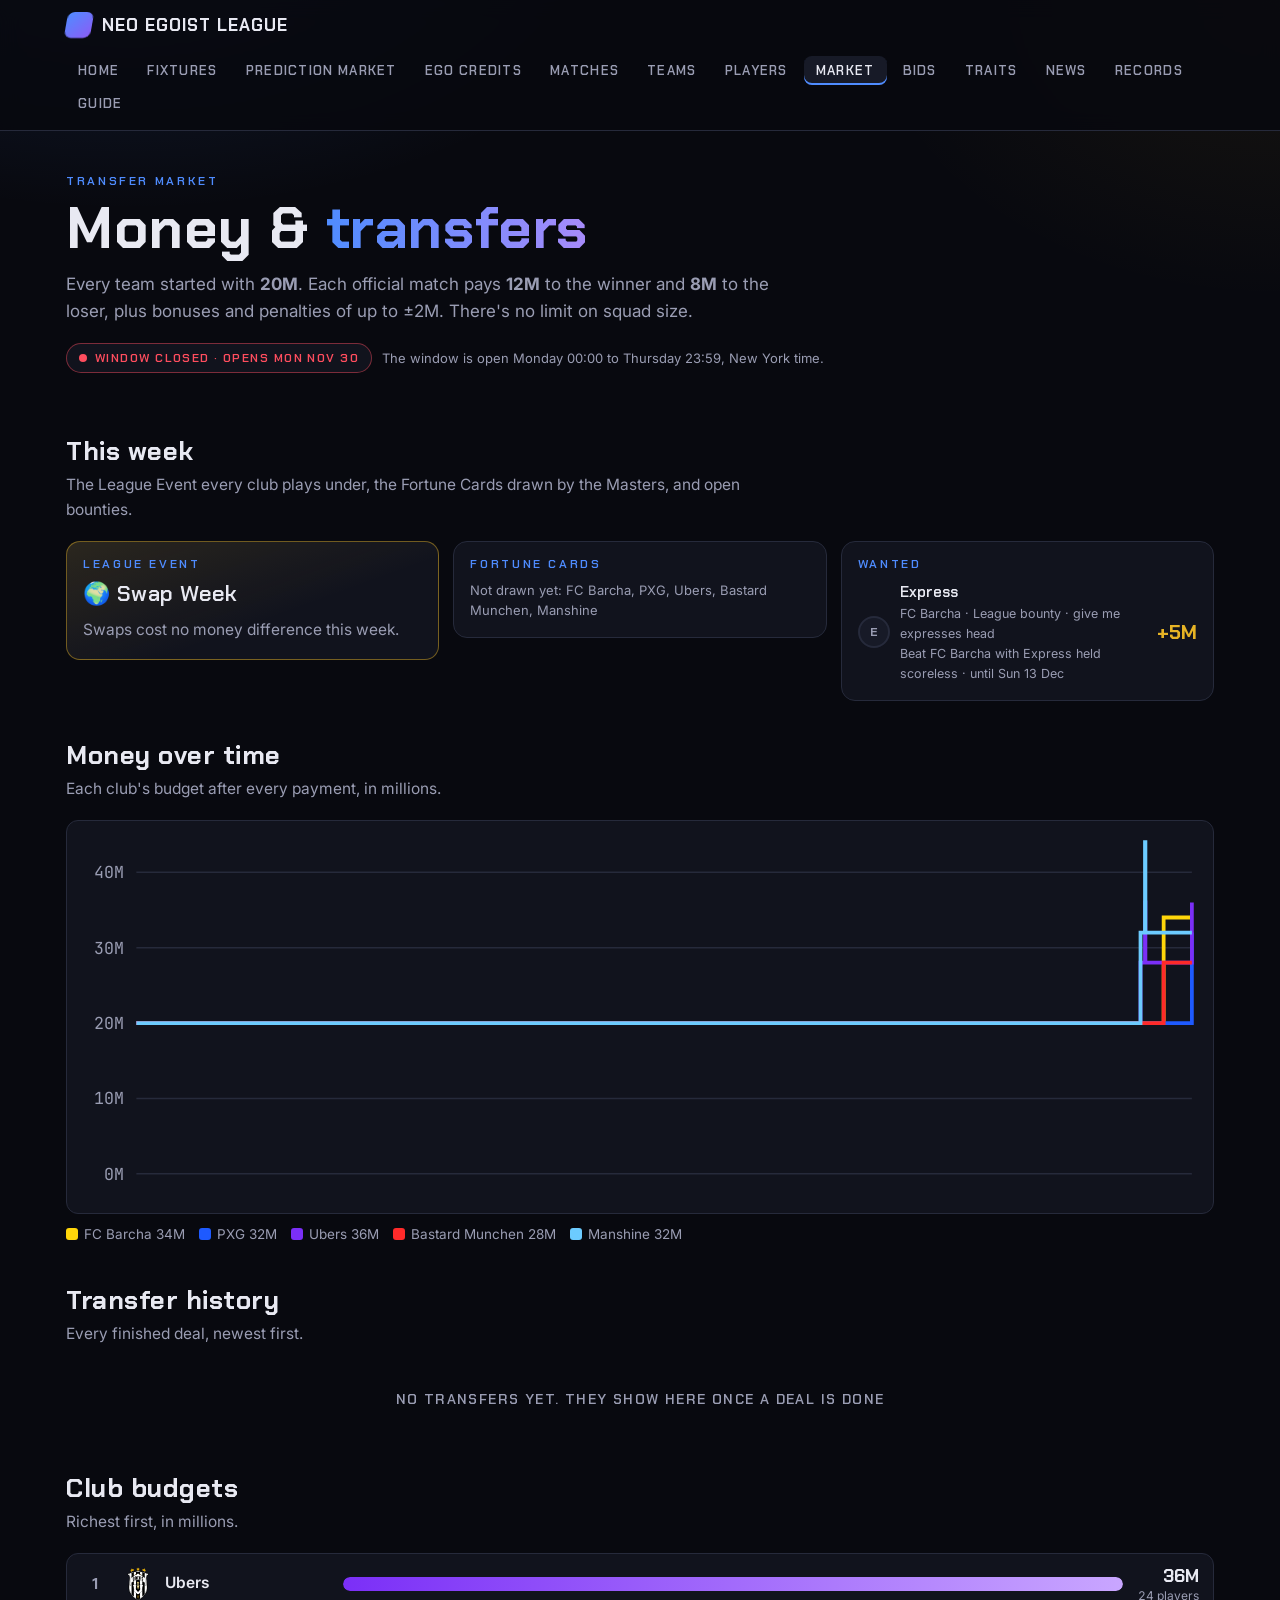
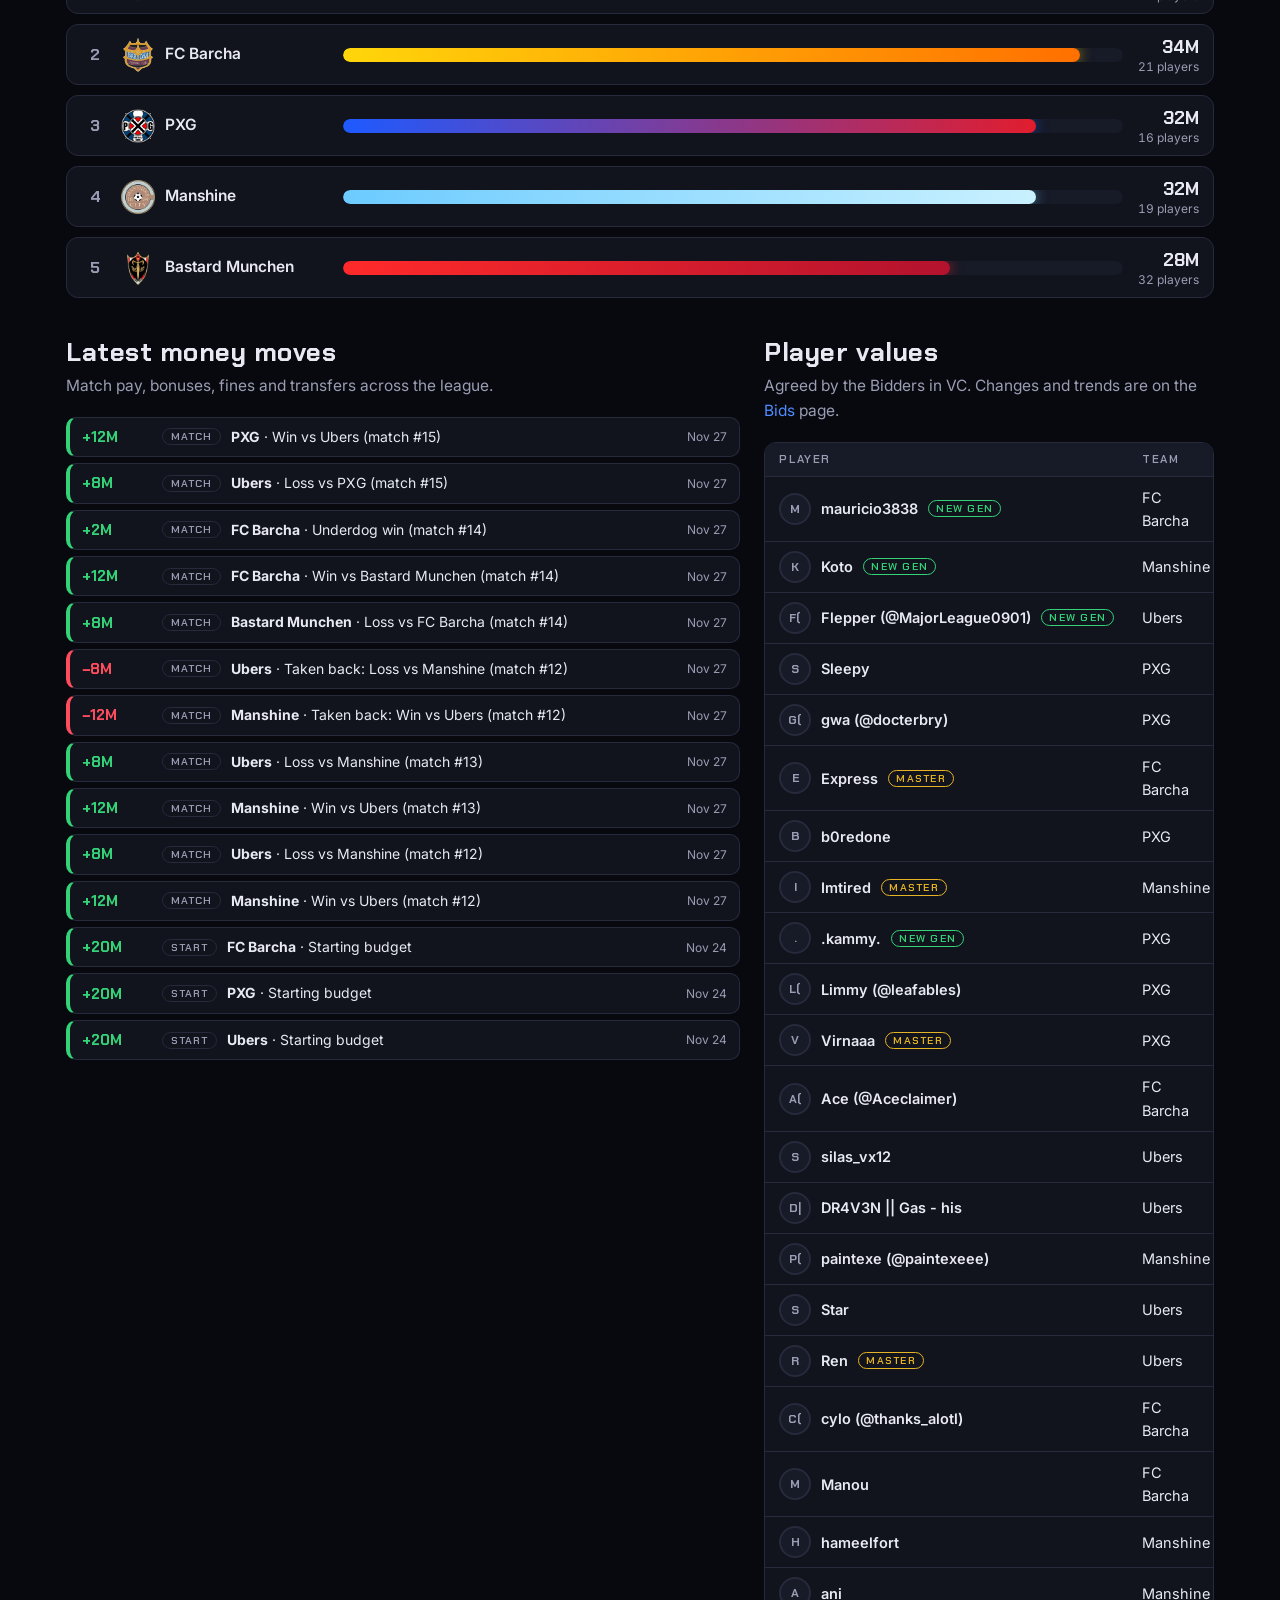
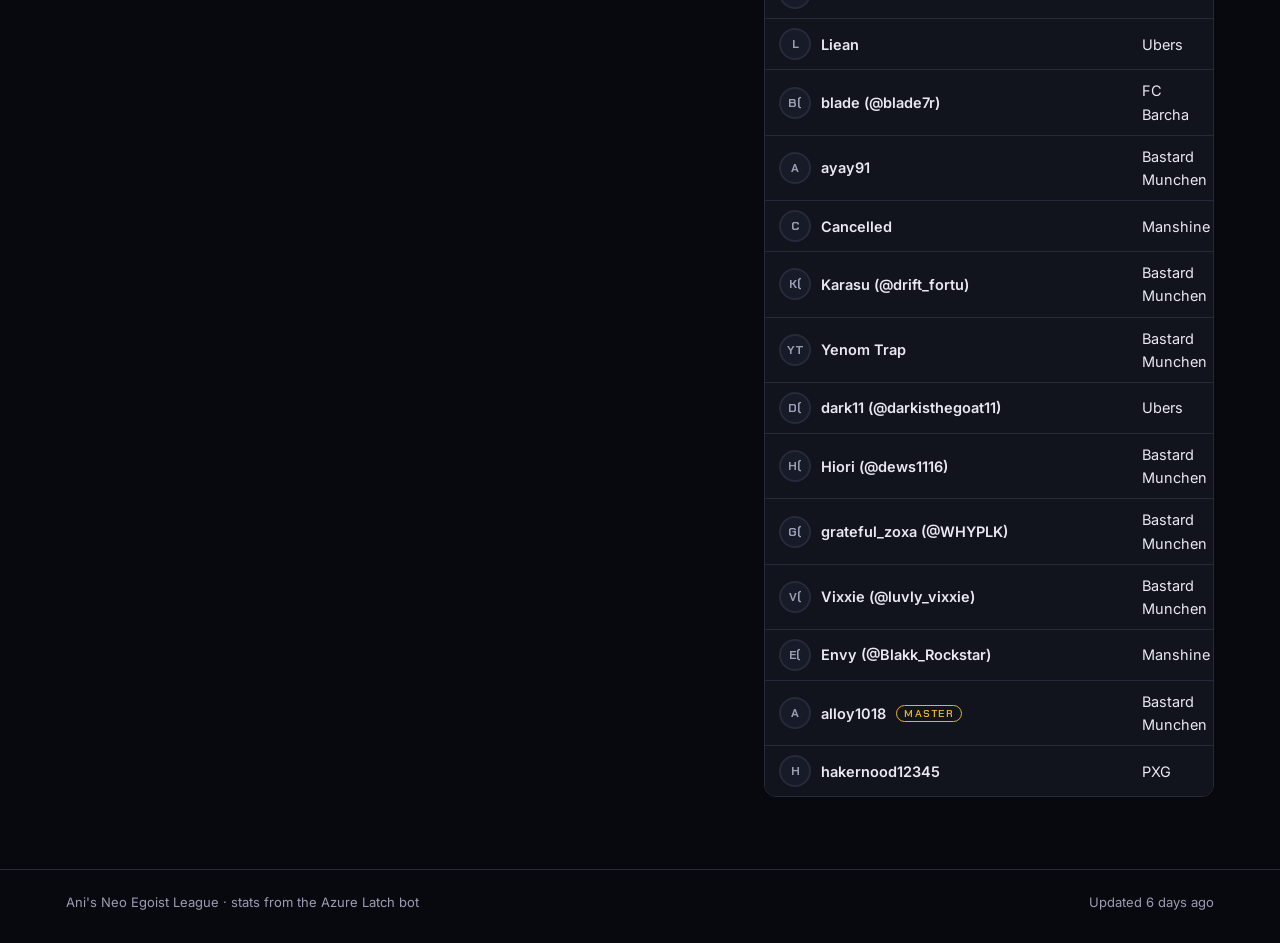
<file: market.html>
<!doctype html>
<html lang="en">
<head>
<meta charset="utf-8">
<meta name="viewport" content="width=device-width, initial-scale=1, viewport-fit=cover">
<meta name="claude:viewport-fit-sides" content="cover">
<title>Transfer Market · Neo Egoist League</title>
<meta name="description" content="Club budgets, money movements, player values and the transfer window.">
<meta property="og:type" content="website">
<meta property="og:site_name" content="Ani's Neo Egoist League">
<meta property="og:title" content="Transfer Market · Neo Egoist League">
<meta property="og:description" content="Club budgets, money movements, player values and the transfer window.">
<meta property="og:url" content="https://virnaaaa.github.io/neo-egoist-league/market.html">
<meta property="og:image" content="https://virnaaaa.github.io/neo-egoist-league/og/market.png">
<meta property="og:image:width" content="1200">
<meta property="og:image:height" content="630">
<meta name="twitter:card" content="summary_large_image">
<meta name="theme-color" content="#4f8cff">
<link rel="preconnect" href="https://fonts.googleapis.com">
<link rel="stylesheet" href="https://fonts.googleapis.com/css2?family=Chakra+Petch:wght@500;600;700&family=Inter:wght@400;500;600&family=JetBrains+Mono:wght@400;600&display=swap">
<link rel="stylesheet" href="style.css?v=bx1127">
<meta name="league-data" content="https://raw.githubusercontent.com/Virnaaaa/neo-egoist-league/data/data.json">
</head>
<body data-page="market">
<main class="page">
<div class="hero">
  <div class="eyebrow">Transfer market</div>
  <h1>Money &amp; <span>transfers</span></h1>
  <p class="lede" id="rules"></p>
  <div class="meta"><span id="window"></span><span>The window is open Monday 00:00 to Thursday 23:59, New York time.</span></div>
</div>
<section id="week-sec" hidden><h2>This week</h2><p class="sub">The League Event every club plays under, the Fortune Cards drawn by the Masters, and open bounties.</p><div id="week"></div></section>
<section><h2>Money over time</h2><p class="sub">Each club's budget after every payment, in millions.</p><div id="mchart"></div></section>
<section><h2>Transfer history</h2><p class="sub">Every finished deal, newest first.</p><div class="moves" id="transfers"></div></section>
<section><h2>Club budgets</h2><p class="sub">Richest first, in millions.</p><div class="bars" id="bars"><p class="loading">Loading budgets…</p></div></section>
<div class="split">
  <section><h2>Latest money moves</h2><p class="sub">Match pay, bonuses, fines and transfers across the league.</p><div class="moves" id="moves"></div></section>
  <section><h2>Player values</h2><p class="sub">Agreed by the Bidders in VC. Changes and trends are on the <a href="bids.html">Bids</a> page.</p><div id="values"></div></section>
</div>
</main>
<script src="site.js?v=bx1127"></script>
</body>
</html>
</file>
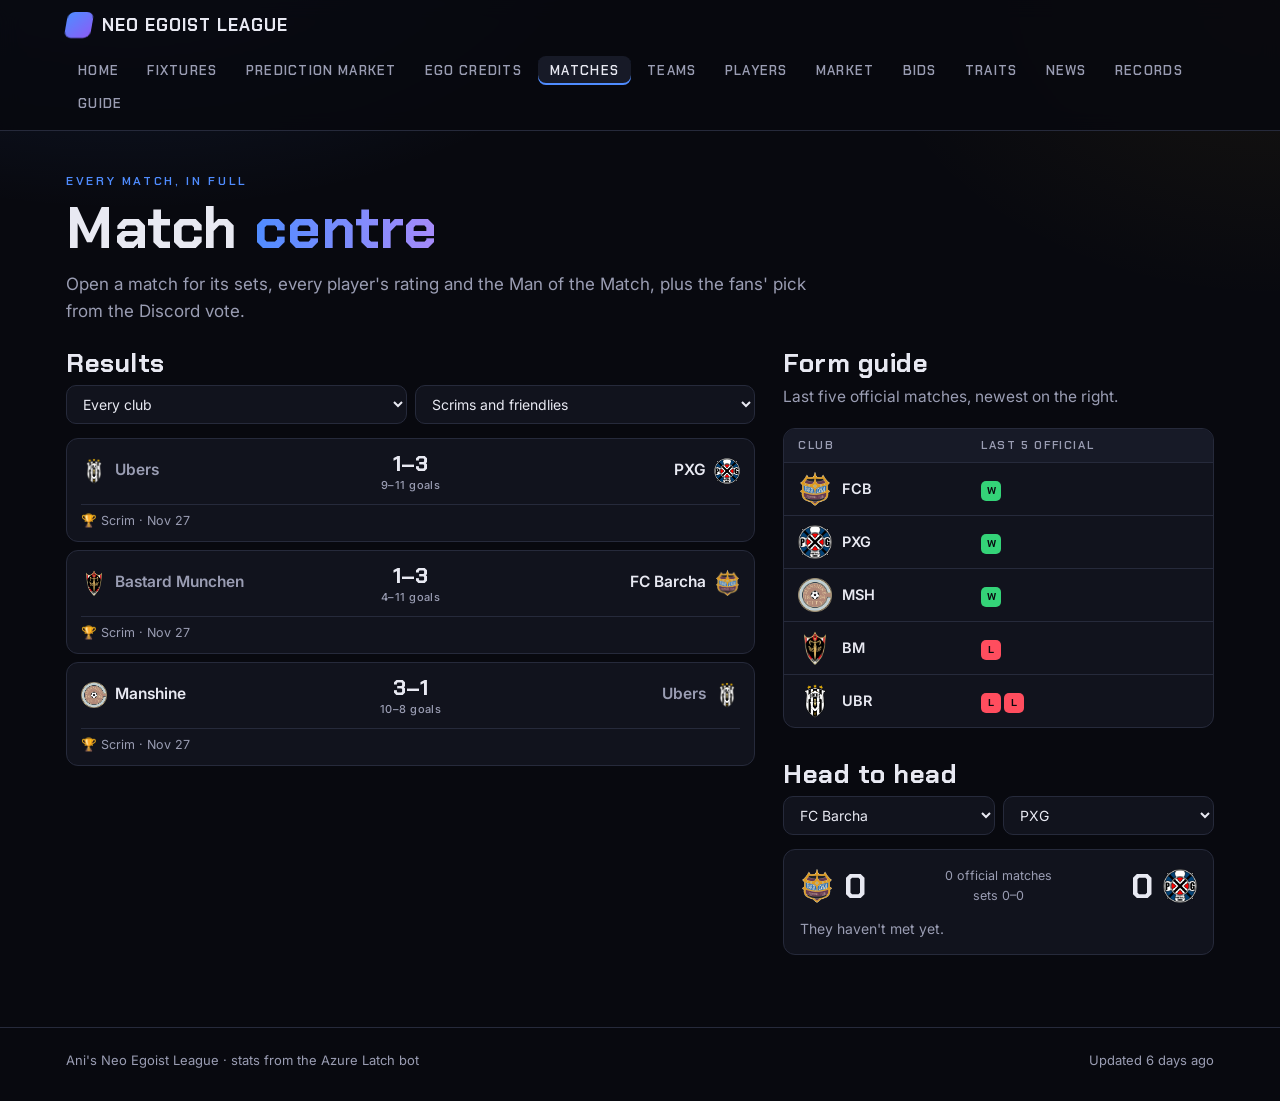
<file: matches.html>
<!doctype html>
<html lang="en">
<head>
<meta charset="utf-8">
<meta name="viewport" content="width=device-width, initial-scale=1, viewport-fit=cover">
<meta name="claude:viewport-fit-sides" content="cover">
<title>Matches · Neo Egoist League</title>
<meta name="description" content="Every match in full: sets, ratings, Man of the Match, the fans' vote, form and head-to-head.">
<meta property="og:type" content="website">
<meta property="og:site_name" content="Ani's Neo Egoist League">
<meta property="og:title" content="Matches · Neo Egoist League">
<meta property="og:description" content="Every match in full: sets, ratings, Man of the Match, the fans' vote, form and head-to-head.">
<meta property="og:url" content="https://virnaaaa.github.io/neo-egoist-league/matches.html">
<meta property="og:image" content="https://virnaaaa.github.io/neo-egoist-league/og/matches.png">
<meta property="og:image:width" content="1200">
<meta property="og:image:height" content="630">
<meta name="twitter:card" content="summary_large_image">
<meta name="theme-color" content="#4f8cff">
<link rel="preconnect" href="https://fonts.googleapis.com">
<link rel="stylesheet" href="https://fonts.googleapis.com/css2?family=Chakra+Petch:wght@500;600;700&family=Inter:wght@400;500;600&family=JetBrains+Mono:wght@400;600&display=swap">
<link rel="stylesheet" href="style.css?v=bx1127">
<meta name="league-data" content="https://raw.githubusercontent.com/Virnaaaa/neo-egoist-league/data/data.json">
</head>
<body data-page="matches">
<main class="page">
<div class="hero">
  <div class="eyebrow">Every match, in full</div>
  <h1>Match <span>centre</span></h1>
  <p class="lede">Open a match for its sets, every player's rating and the Man of the Match, plus the fans' pick from the Discord vote.</p>
</div>
<div id="mdetail" hidden></div>
<div id="mbrowse" class="mx">
  <section class="mx-main"><h2>Results</h2><div class="filters"><select id="mf-team" aria-label="Club"></select>
    <select id="mf-type" aria-label="Type"><option value="">Scrims and friendlies</option><option value="scrim">Official (scrims)</option><option value="friendly">Friendlies</option></select></div>
    <div id="mlist"><p class="loading">Loading matches…</p></div></section>
  <aside class="mx-side"><section><h2>Form guide</h2><p class="sub">Last five official matches, newest on the right.</p><div id="form"></div></section>
    <section><h2>Head to head</h2><div class="filters"><select id="h2h-a" aria-label="First club"></select><select id="h2h-b" aria-label="Second club"></select></div><div id="h2h" class="box"></div></section></aside>
</div>
</main>
<script src="site.js?v=bx1127"></script>
</body>
</html>
</file>
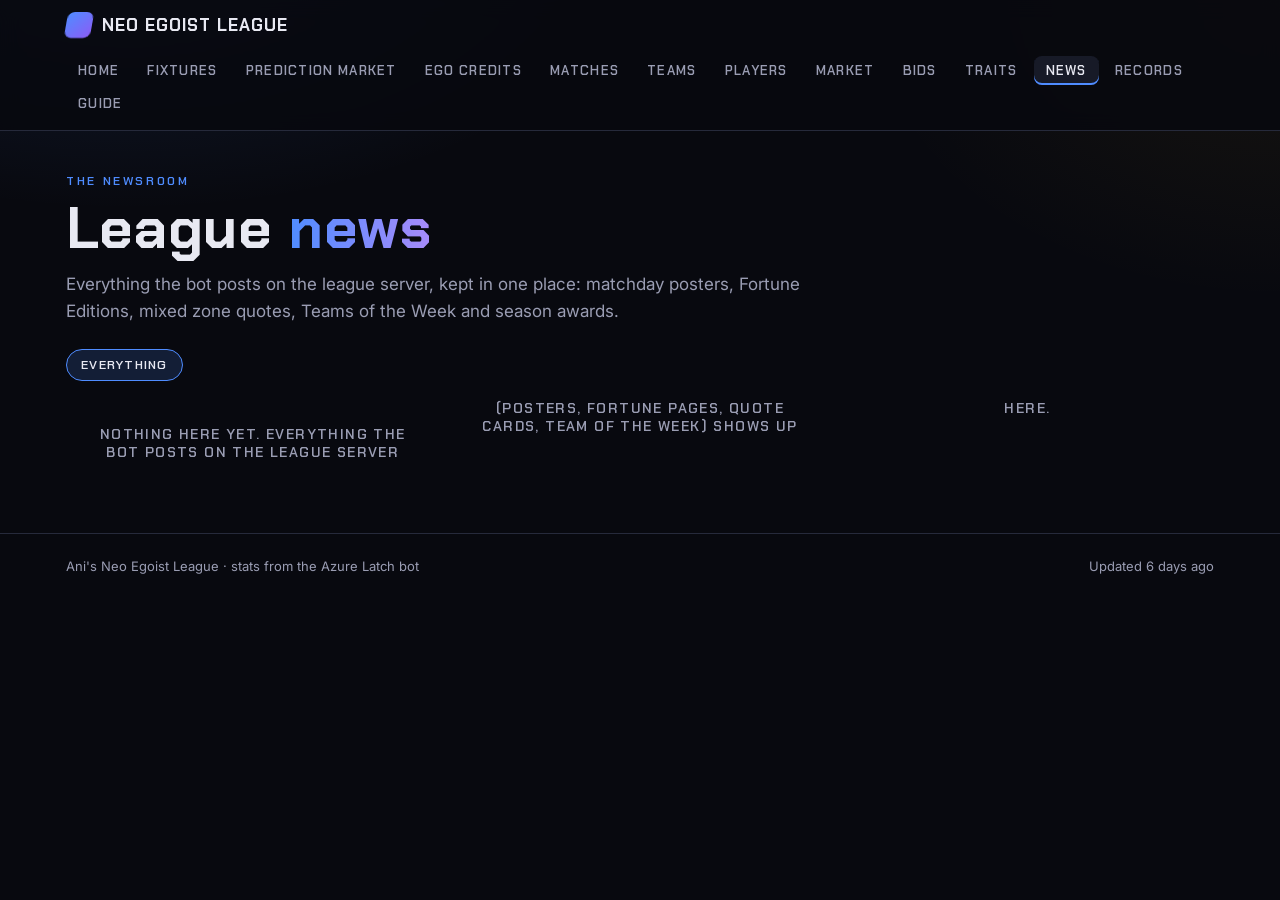
<file: news.html>
<!doctype html>
<html lang="en">
<head>
<meta charset="utf-8">
<meta name="viewport" content="width=device-width, initial-scale=1, viewport-fit=cover">
<meta name="claude:viewport-fit-sides" content="cover">
<title>Newsroom · Neo Egoist League</title>
<meta name="description" content="Every matchday poster, Fortune Edition, mixed zone quote card and Team of the Week the bot has posted.">
<meta property="og:type" content="website">
<meta property="og:site_name" content="Ani's Neo Egoist League">
<meta property="og:title" content="Newsroom · Neo Egoist League">
<meta property="og:description" content="Every matchday poster, Fortune Edition, mixed zone quote card and Team of the Week the bot has posted.">
<meta property="og:url" content="https://virnaaaa.github.io/neo-egoist-league/news.html">
<meta property="og:image" content="https://virnaaaa.github.io/neo-egoist-league/og/news.png">
<meta property="og:image:width" content="1200">
<meta property="og:image:height" content="630">
<meta name="twitter:card" content="summary_large_image">
<meta name="theme-color" content="#4f8cff">
<link rel="preconnect" href="https://fonts.googleapis.com">
<link rel="stylesheet" href="https://fonts.googleapis.com/css2?family=Chakra+Petch:wght@500;600;700&family=Inter:wght@400;500;600&family=JetBrains+Mono:wght@400;600&display=swap">
<link rel="stylesheet" href="style.css?v=bx1127">
<meta name="league-data" content="https://raw.githubusercontent.com/Virnaaaa/neo-egoist-league/data/data.json">
</head>
<body data-page="news">
<main class="page">
<div class="hero">
  <div class="eyebrow">The Newsroom</div>
  <h1>League <span>news</span></h1>
  <p class="lede">Everything the bot posts on the league server, kept in one place: matchday posters, Fortune Editions, mixed zone quotes, Teams of the Week and season awards.</p>
</div>
<div class="seg" id="nchips" aria-label="Filter"></div>
<div class="ngrid" id="ngrid"><p class="loading">Loading the newsroom…</p></div>
</main>
<script src="site.js?v=bx1127"></script>
</body>
</html>
</file>
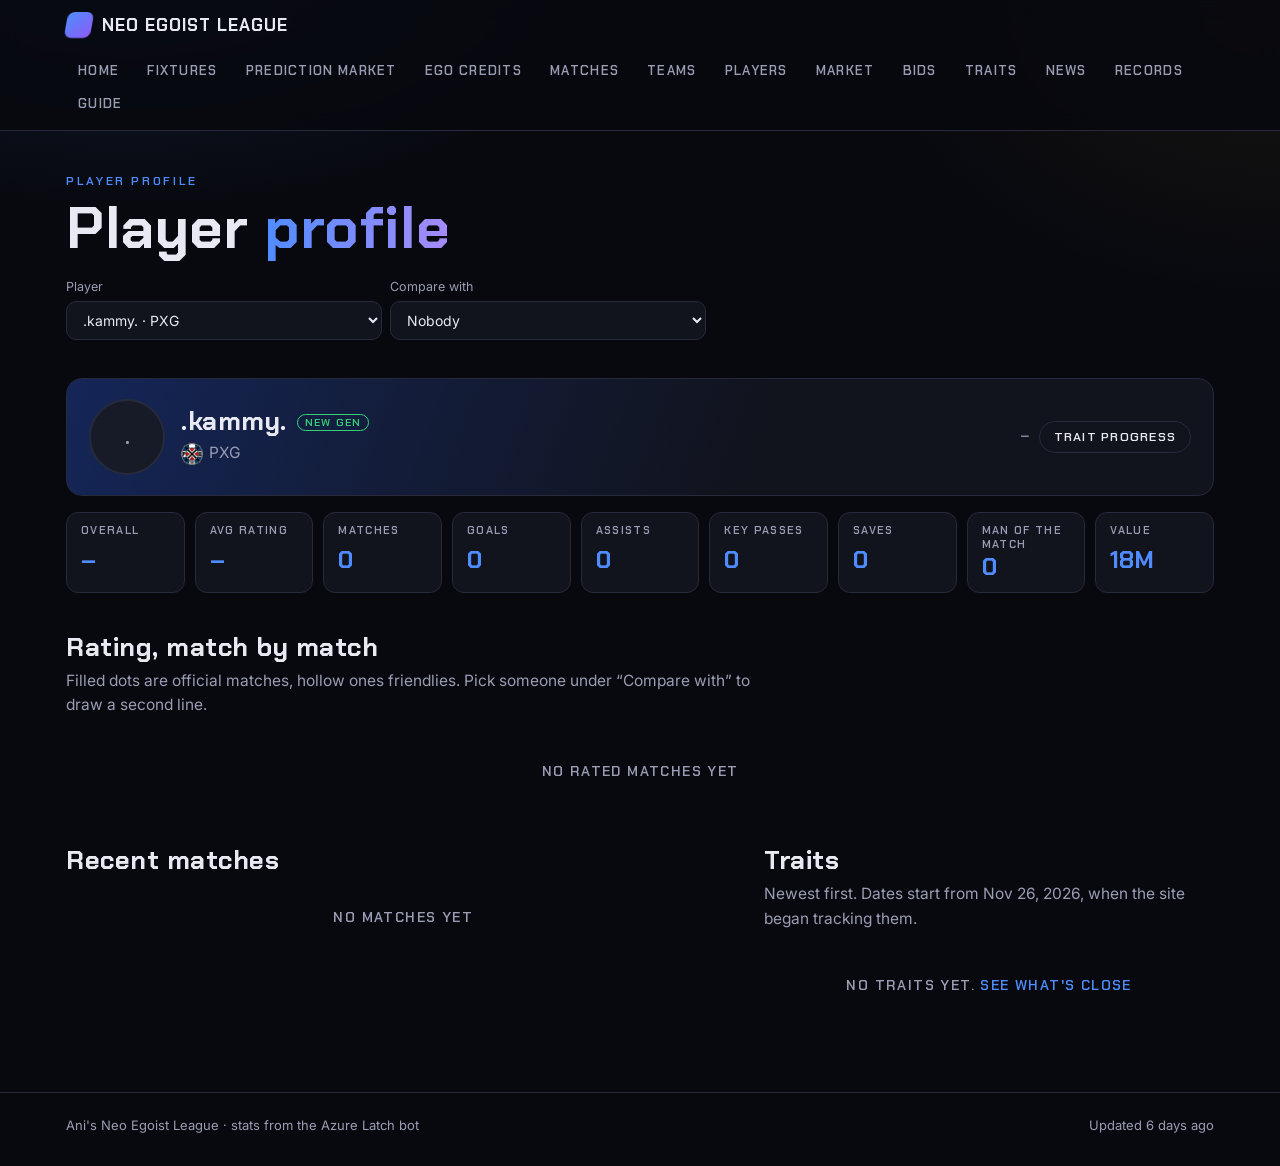
<file: player.html>
<!doctype html>
<html lang="en">
<head>
<meta charset="utf-8">
<meta name="viewport" content="width=device-width, initial-scale=1, viewport-fit=cover">
<meta name="claude:viewport-fit-sides" content="cover">
<title>Player · Neo Egoist League</title>
<meta name="description" content="A player's ratings match by match, their traits and when they earned them, and a side-by-side comparison.">
<meta property="og:type" content="website">
<meta property="og:site_name" content="Ani's Neo Egoist League">
<meta property="og:title" content="Player · Neo Egoist League">
<meta property="og:description" content="A player's ratings match by match, their traits and when they earned them, and a side-by-side comparison.">
<meta property="og:url" content="https://virnaaaa.github.io/neo-egoist-league/player.html">
<meta property="og:image" content="https://virnaaaa.github.io/neo-egoist-league/og/player.png">
<meta property="og:image:width" content="1200">
<meta property="og:image:height" content="630">
<meta name="twitter:card" content="summary_large_image">
<meta name="theme-color" content="#4f8cff">
<link rel="preconnect" href="https://fonts.googleapis.com">
<link rel="stylesheet" href="https://fonts.googleapis.com/css2?family=Chakra+Petch:wght@500;600;700&family=Inter:wght@400;500;600&family=JetBrains+Mono:wght@400;600&display=swap">
<link rel="stylesheet" href="style.css?v=bx1127">
<meta name="league-data" content="https://raw.githubusercontent.com/Virnaaaa/neo-egoist-league/data/data.json">
</head>
<body data-page="player">
<main class="page">
<div class="hero">
  <div class="eyebrow">Player profile</div>
  <h1>Player <span>profile</span></h1>
  <div class="filters pp-pick"><label><span class="dim">Player</span><select id="pp-sel"></select></label><label><span class="dim">Compare with</span><select id="pp-cmp"></select></label></div>
</div>
<div id="pp"><p class="loading">Loading the player…</p></div>
</main>
<script src="site.js?v=bx1127"></script>
</body>
</html>
</file>
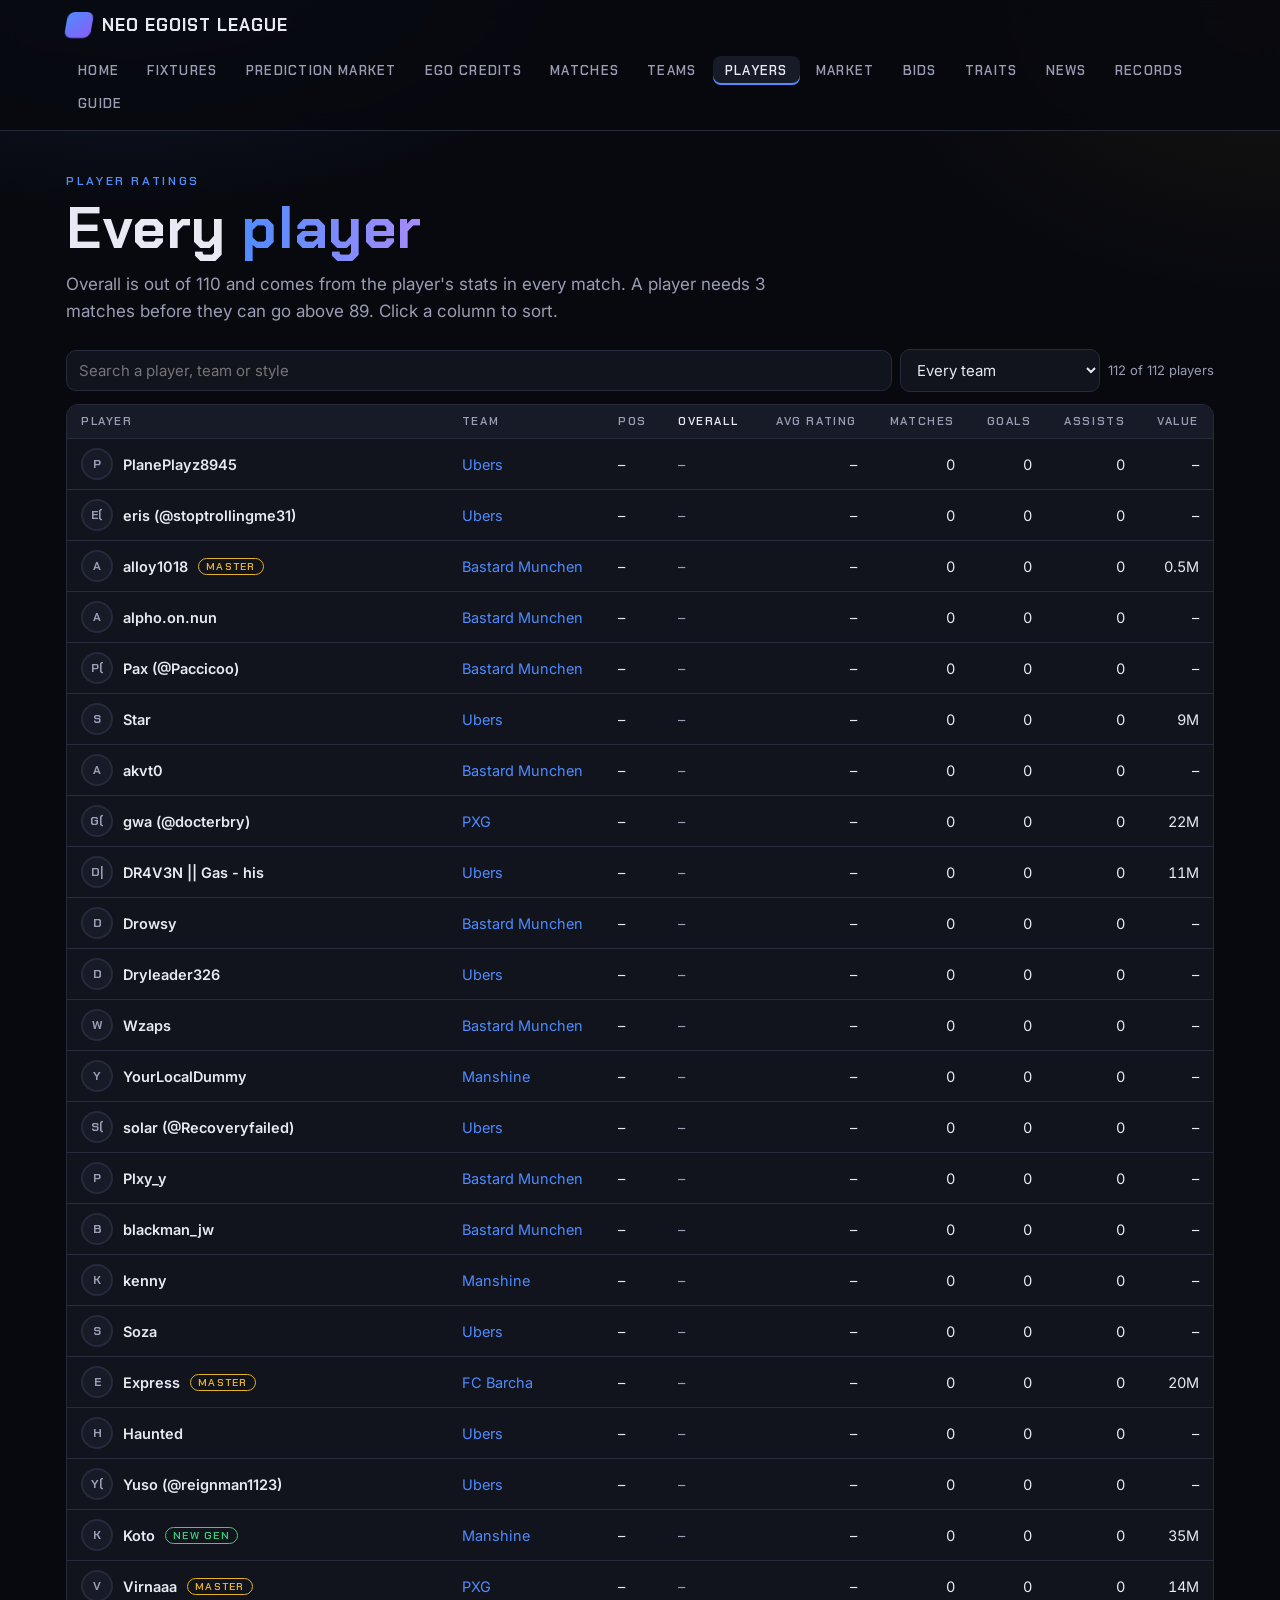
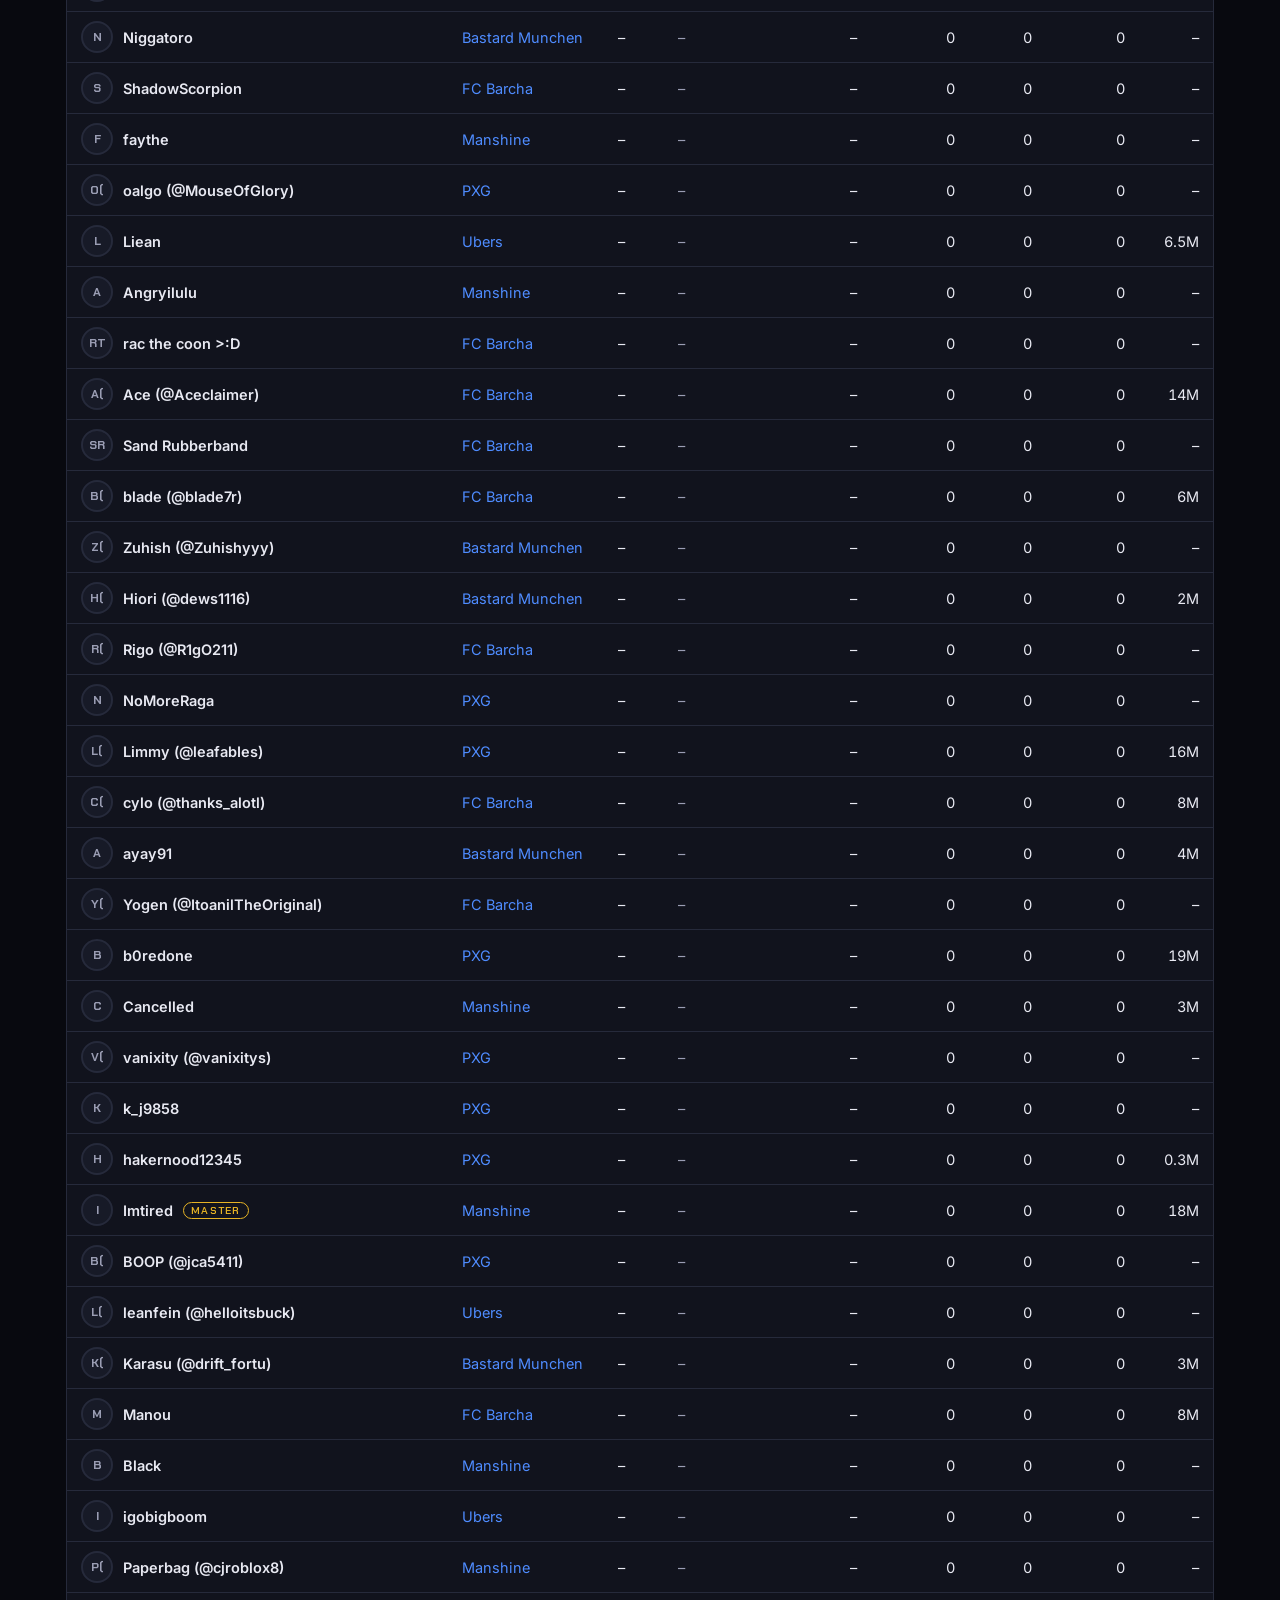
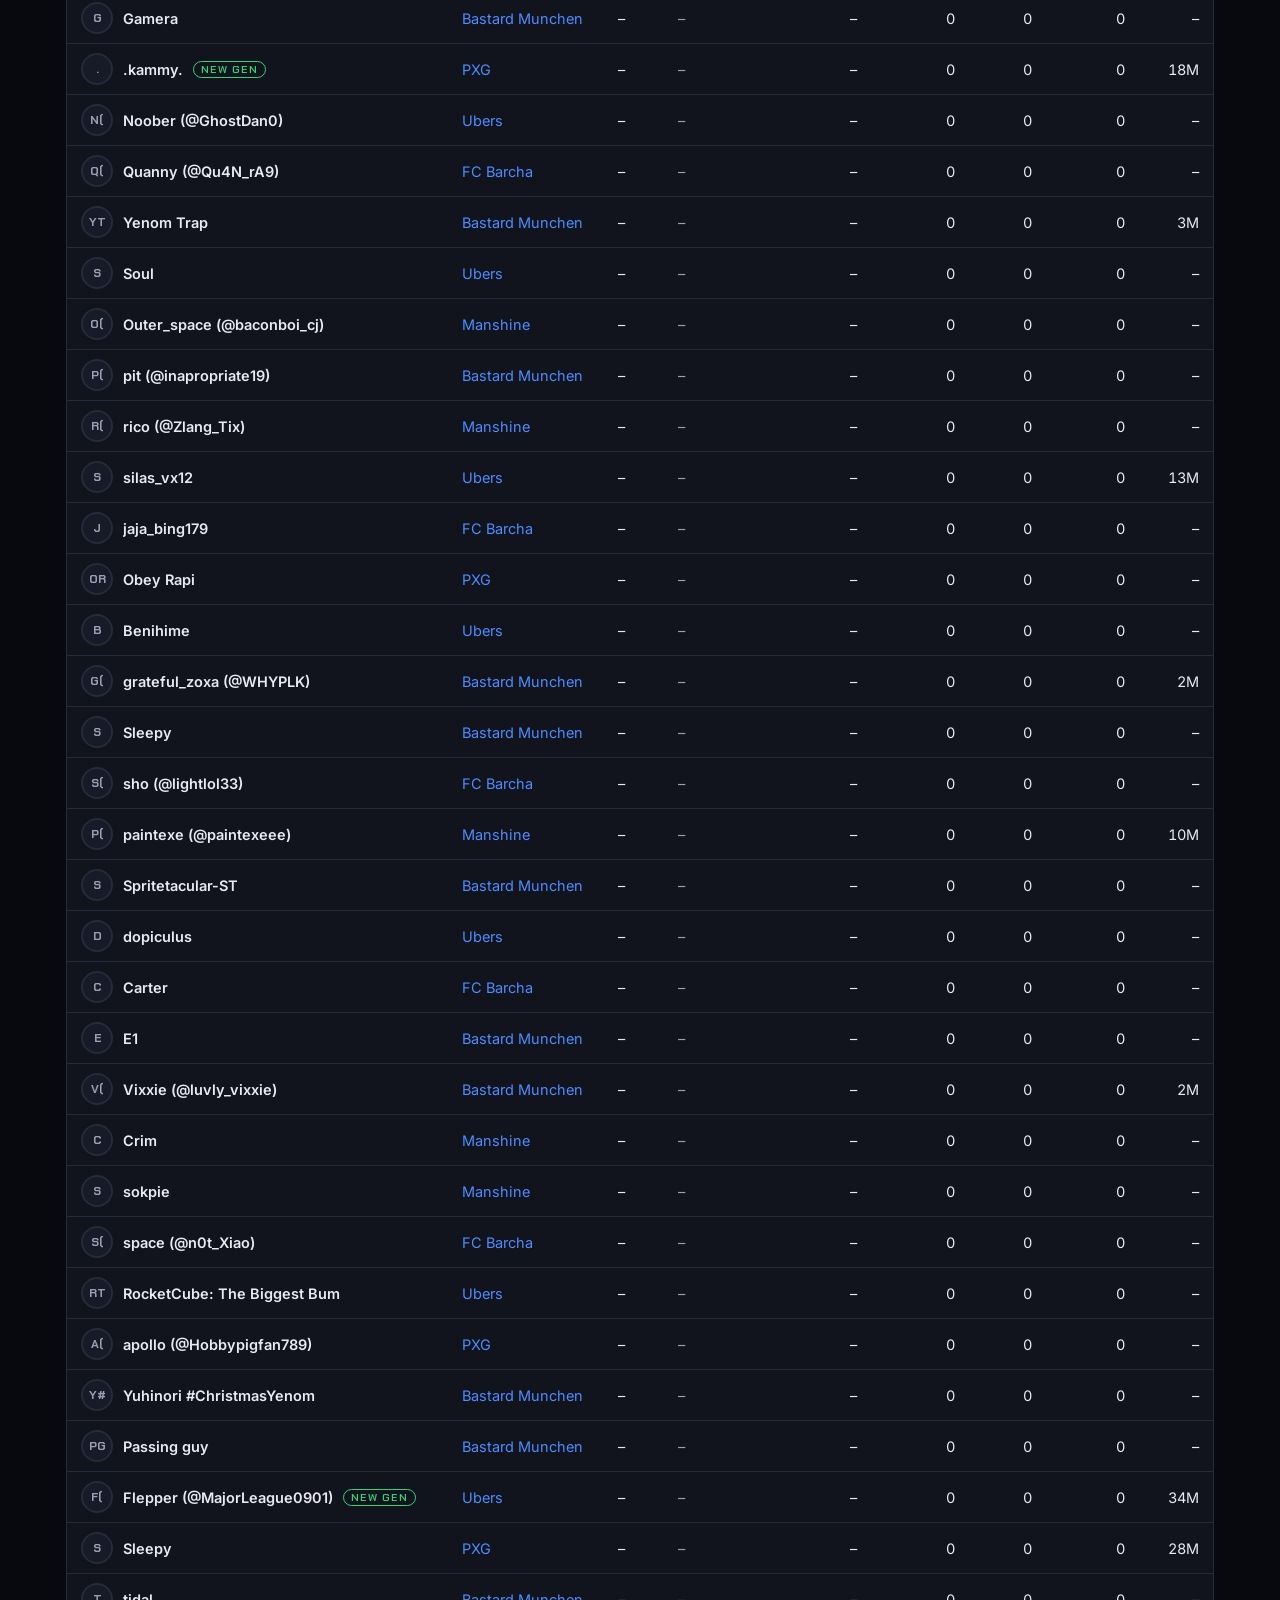
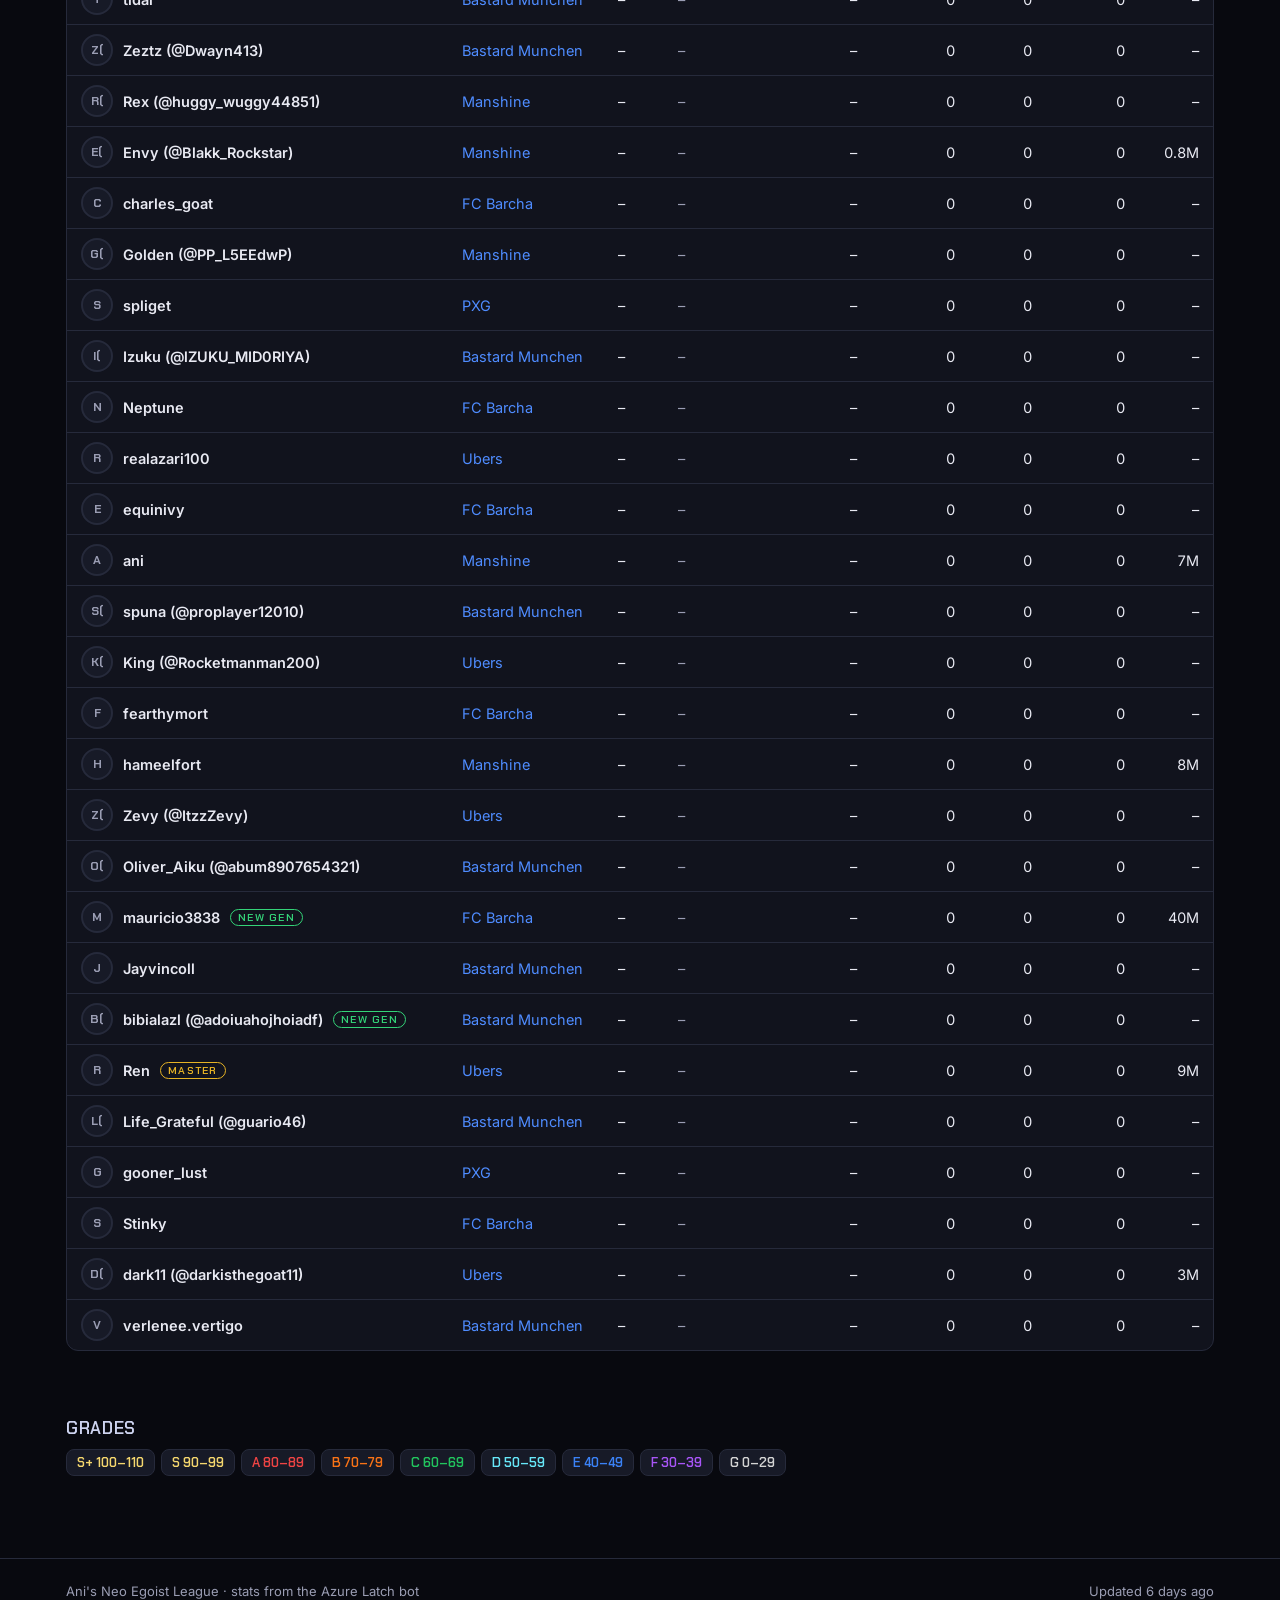
<file: players.html>
<!doctype html>
<html lang="en">
<head>
<meta charset="utf-8">
<meta name="viewport" content="width=device-width, initial-scale=1, viewport-fit=cover">
<meta name="claude:viewport-fit-sides" content="cover">
<title>Players · Neo Egoist League</title>
<meta name="description" content="Every player's Overall, rating, matches, goals and market value.">
<meta property="og:type" content="website">
<meta property="og:site_name" content="Ani's Neo Egoist League">
<meta property="og:title" content="Players · Neo Egoist League">
<meta property="og:description" content="Every player's Overall, rating, matches, goals and market value.">
<meta property="og:url" content="https://virnaaaa.github.io/neo-egoist-league/players.html">
<meta property="og:image" content="https://virnaaaa.github.io/neo-egoist-league/og/players.png">
<meta property="og:image:width" content="1200">
<meta property="og:image:height" content="630">
<meta name="twitter:card" content="summary_large_image">
<meta name="theme-color" content="#4f8cff">
<link rel="preconnect" href="https://fonts.googleapis.com">
<link rel="stylesheet" href="https://fonts.googleapis.com/css2?family=Chakra+Petch:wght@500;600;700&family=Inter:wght@400;500;600&family=JetBrains+Mono:wght@400;600&display=swap">
<link rel="stylesheet" href="style.css?v=bx1127">
<meta name="league-data" content="https://raw.githubusercontent.com/Virnaaaa/neo-egoist-league/data/data.json">
</head>
<body data-page="players">
<main class="page">
<div class="hero">
  <div class="eyebrow">Player ratings</div>
  <h1>Every <span>player</span></h1>
  <p class="lede">Overall is out of 110 and comes from the player's stats in every match. A player needs 3 matches before they can go above 89. Click a column to sort.</p>
</div>
<div class="finder">
  <input id="q" type="search" placeholder="Search a player, team or style" aria-label="Search players">
  <select id="team" aria-label="Filter by team"></select>
  <span class="count" id="pcount"></span>
</div>
<div class="tbl"><table id="ptable"><thead><tr></tr></thead><tbody><tr><td class="loading">Loading players…</td></tr></tbody></table></div>
<section><h3>Grades</h3><div class="grades"><span class="g-S+">S+ 100–110</span><span class="g-S">S 90–99</span><span class="g-A">A 80–89</span><span class="g-B">B 70–79</span><span class="g-C">C 60–69</span><span class="g-D">D 50–59</span><span class="g-E">E 40–49</span><span class="g-F">F 30–39</span><span class="g-G">G 0–29</span></div></section>
</main>
<script src="site.js?v=bx1127"></script>
</body>
</html>
</file>
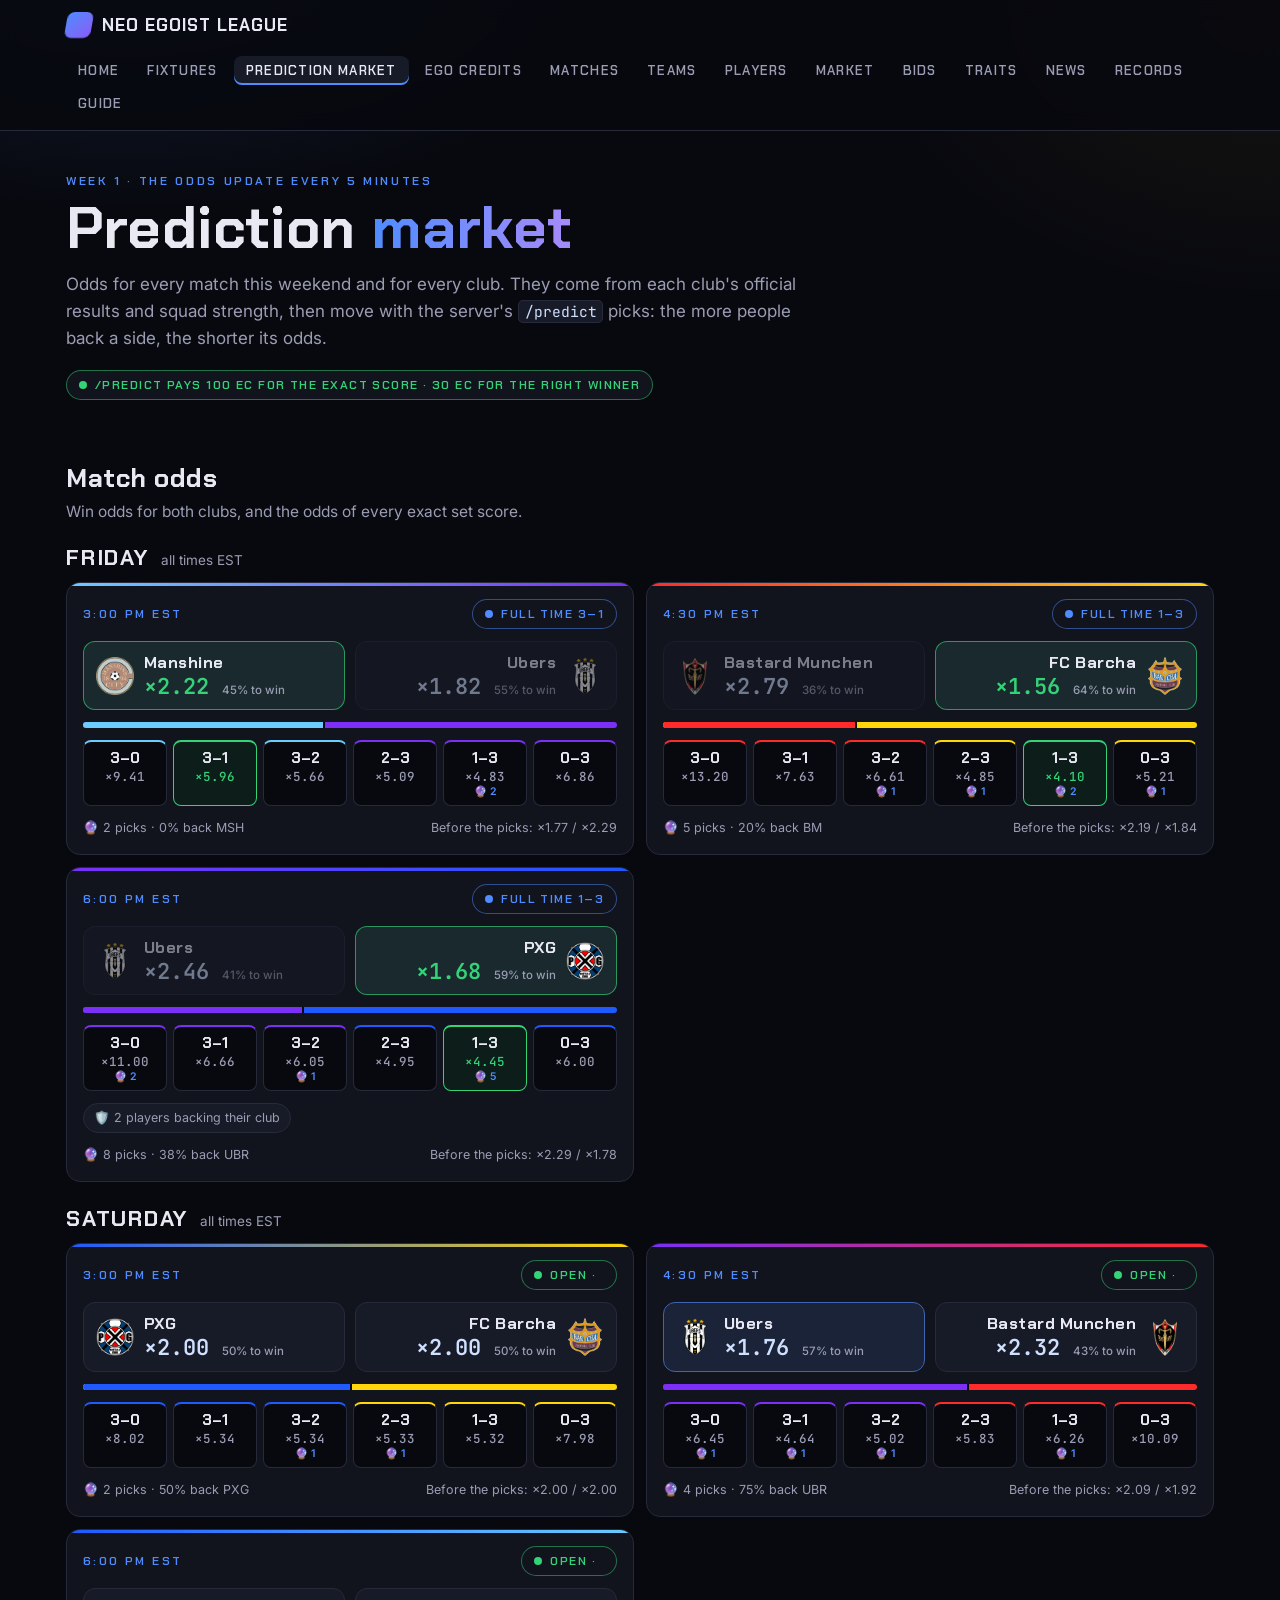
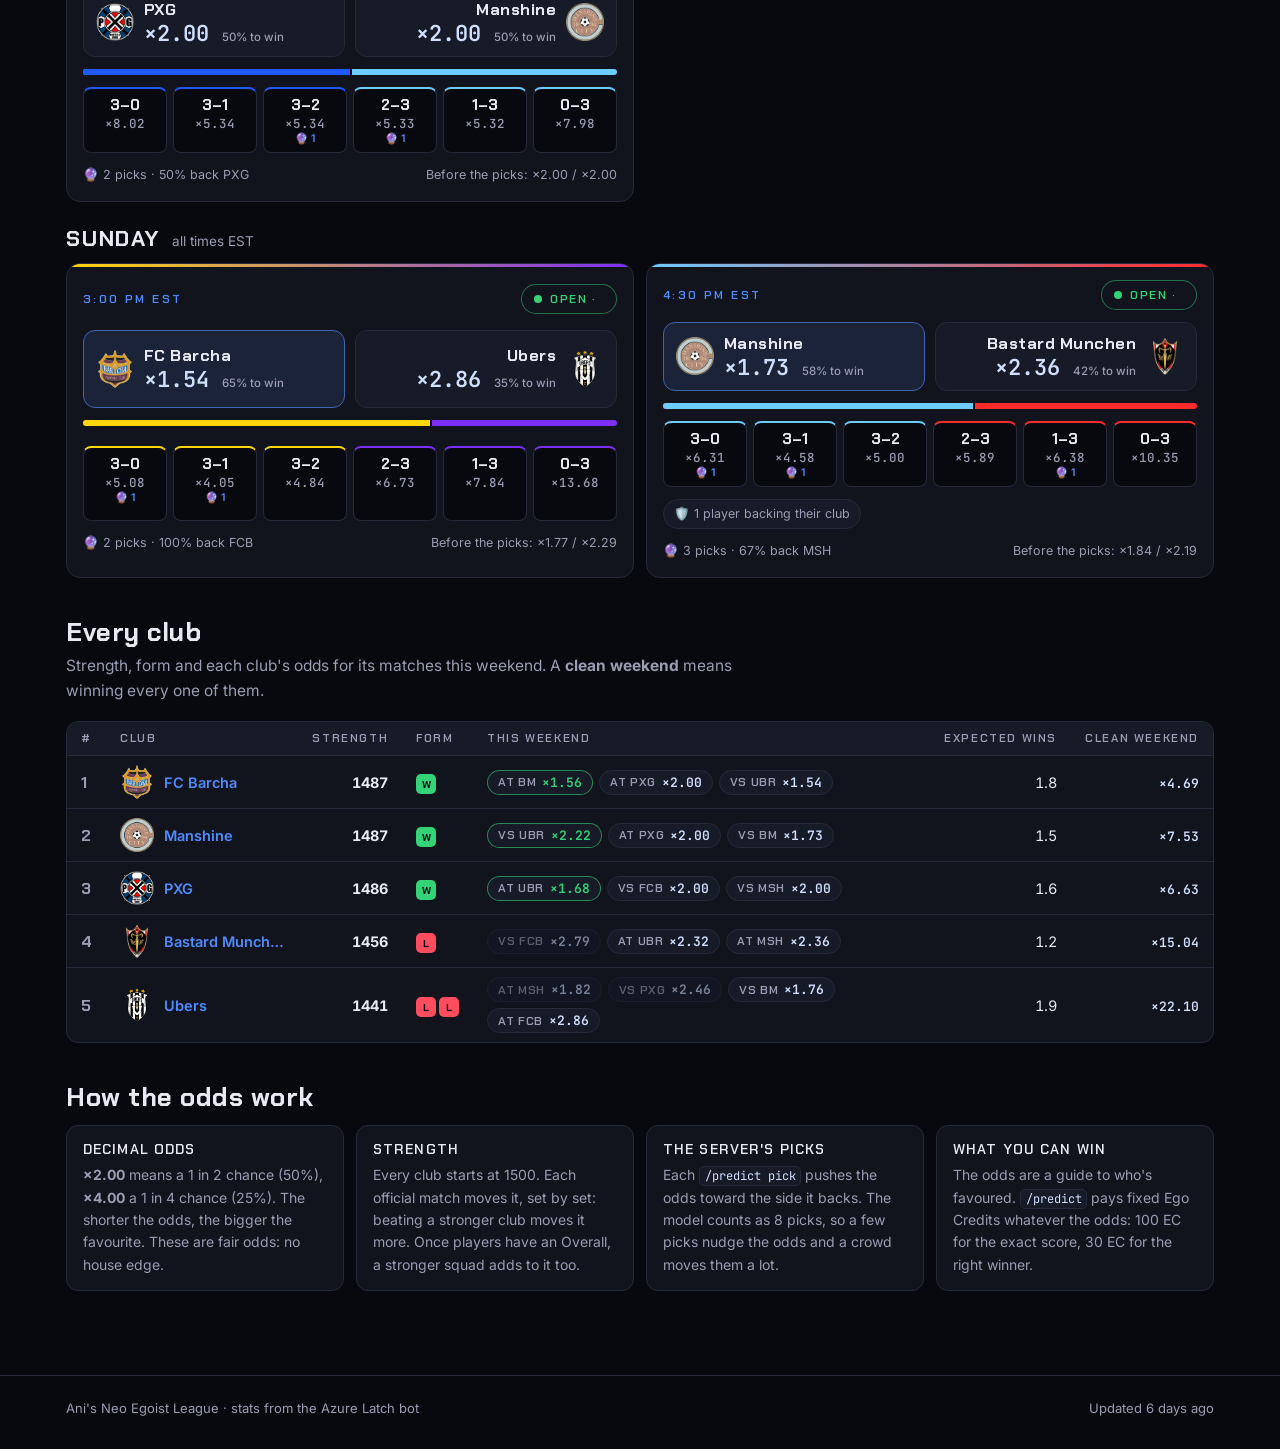
<file: prediction-market.html>
<!doctype html>
<html lang="en">
<head>
<meta charset="utf-8">
<meta name="viewport" content="width=device-width, initial-scale=1, viewport-fit=cover">
<meta name="claude:viewport-fit-sides" content="cover">
<title>Prediction Market · Neo Egoist League</title>
<meta name="description" content="Odds for every club and every match of the weekend, moved by the server's /predict picks.">
<meta property="og:type" content="website">
<meta property="og:site_name" content="Ani's Neo Egoist League">
<meta property="og:title" content="Prediction Market · Neo Egoist League">
<meta property="og:description" content="Odds for every club and every match of the weekend, moved by the server's /predict picks.">
<meta property="og:url" content="https://virnaaaa.github.io/neo-egoist-league/prediction-market.html">
<meta property="og:image" content="https://virnaaaa.github.io/neo-egoist-league/og/prediction-market.png">
<meta property="og:image:width" content="1200">
<meta property="og:image:height" content="630">
<meta name="twitter:card" content="summary_large_image">
<meta name="theme-color" content="#4f8cff">
<link rel="preconnect" href="https://fonts.googleapis.com">
<link rel="stylesheet" href="https://fonts.googleapis.com/css2?family=Chakra+Petch:wght@500;600;700&family=Inter:wght@400;500;600&family=JetBrains+Mono:wght@400;600&display=swap">
<link rel="stylesheet" href="style.css?v=bx1127">
<meta name="league-data" content="https://raw.githubusercontent.com/Virnaaaa/neo-egoist-league/data/data.json">
</head>
<body data-page="pmarket">
<main class="page">
<div class="hero">
  <div class="eyebrow" id="mk-eyebrow">The odds update every 5 minutes</div>
  <h1>Prediction <span>market</span></h1>
  <p class="lede">Odds for every match this weekend and for every club. They come from each club's official results and squad
    strength, then move with the server's <code>/predict</code> picks: the more people back a side, the shorter its odds.</p>
  <div class="mk-pays" id="mk-pays"></div>
</div>
<section id="board"><h2>Match odds</h2><p class="sub" id="mk-sub">Win odds for both clubs, and the odds of every exact set score.</p><div id="mk-board"><p class="loading">Loading the odds…</p></div></section>
<section id="clubs"><h2>Every club</h2><p class="sub">Strength, form and each club's odds for its matches this weekend. A <b>clean weekend</b> means winning every one of them.</p><div id="mk-teams"></div></section>
<section id="how"><h2>How the odds work</h2>
  <div class="grid2">
    <div class="box"><h4>Decimal odds</h4><p><b>×2.00</b> means a 1 in 2 chance (50%), <b>×4.00</b> a 1 in 4 chance (25%). The shorter the odds, the bigger the favourite. These are fair odds: no house edge.</p></div>
    <div class="box"><h4>Strength</h4><p>Every club starts at 1500. Each official match moves it, set by set: beating a stronger club moves it more. Once players have an Overall, a stronger squad adds to it too.</p></div>
    <div class="box"><h4>The server's picks</h4><p>Each <code>/predict pick</code> pushes the odds toward the side it backs. The model counts as <span id="mk-cw">8</span> picks, so a few picks nudge the odds and a crowd moves them a lot.</p></div>
    <div class="box"><h4>What you can win</h4><p>The odds are a guide to who's favoured. <code>/predict</code> pays fixed Ego Credits whatever the odds: <span id="mk-ec">30 EC for the exact score, 10 EC for the right winner</span>.</p></div>
  </div>
</section>
</main>
<script src="site.js?v=bx1127"></script>
</body>
</html>
</file>
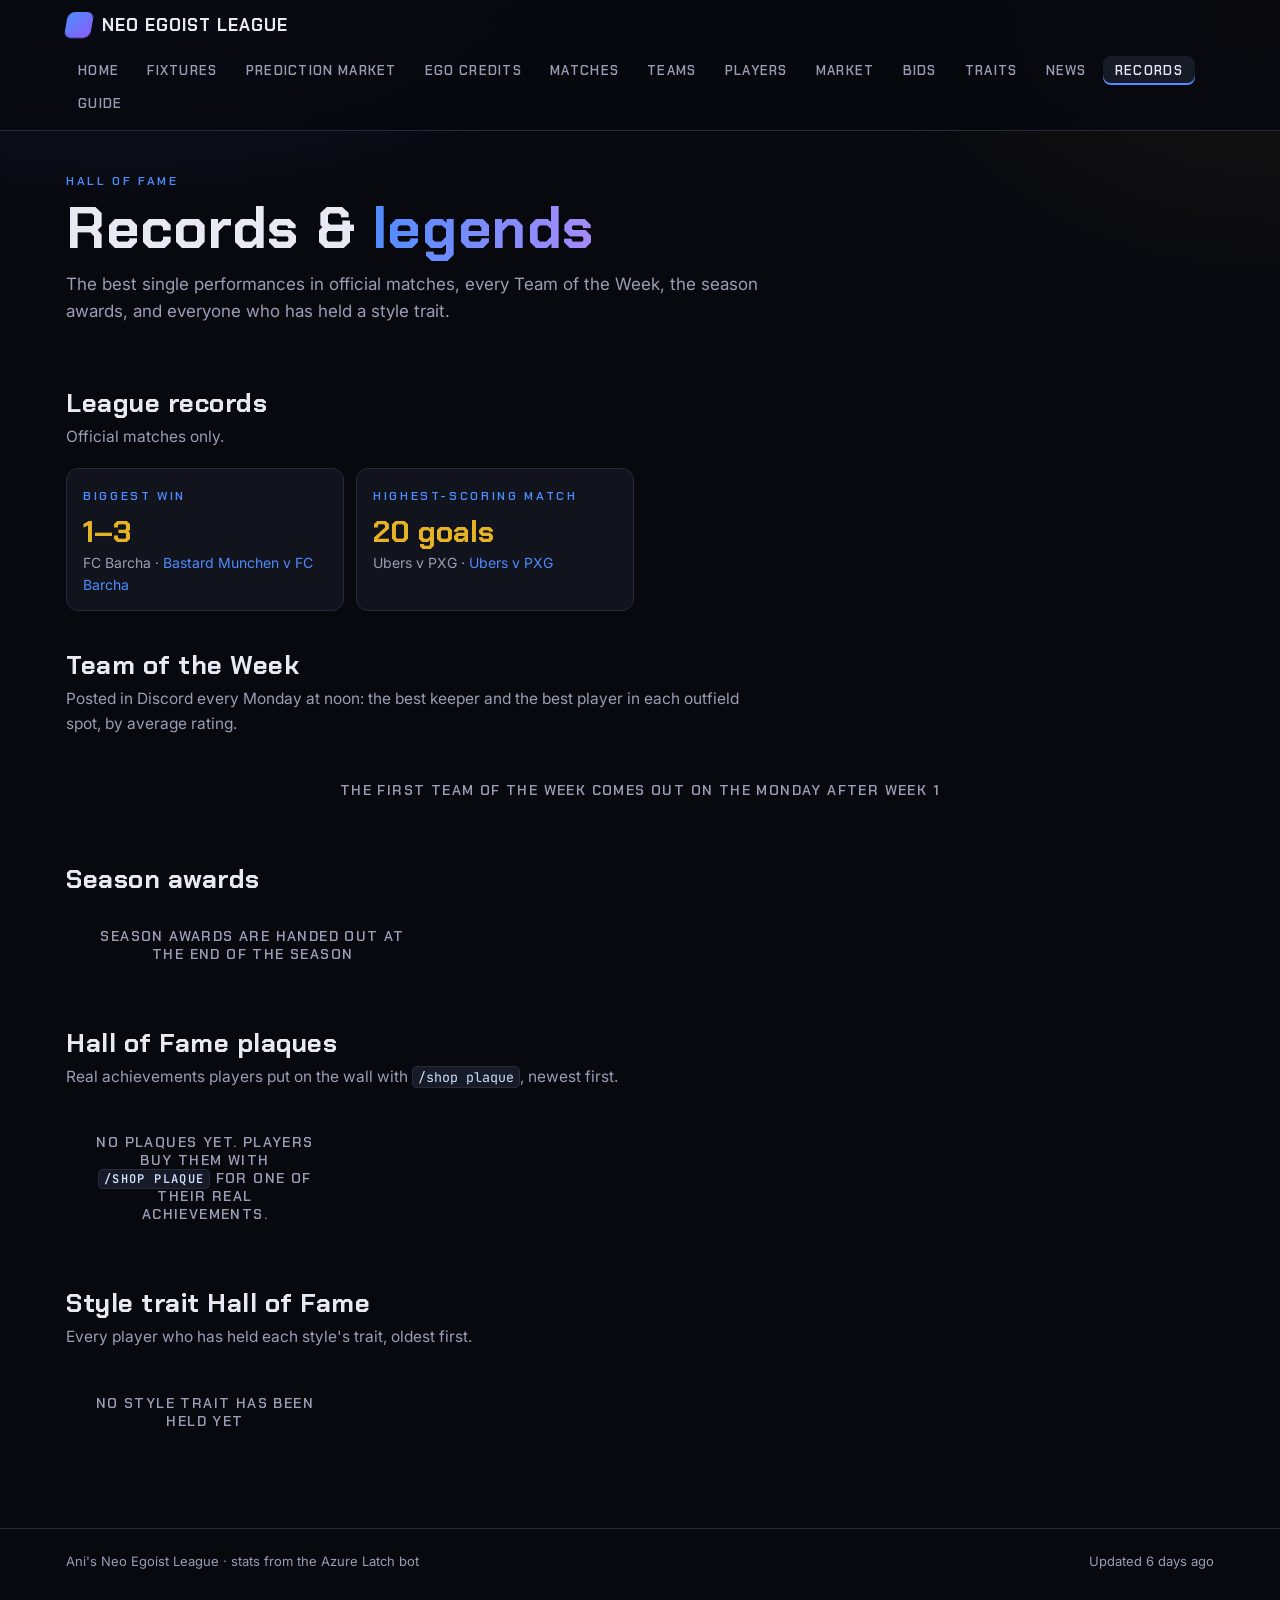
<file: records.html>
<!doctype html>
<html lang="en">
<head>
<meta charset="utf-8">
<meta name="viewport" content="width=device-width, initial-scale=1, viewport-fit=cover">
<meta name="claude:viewport-fit-sides" content="cover">
<title>Records & Hall of Fame · Neo Egoist League</title>
<meta name="description" content="League records, every Team of the Week, the season awards and every style trait holder.">
<meta property="og:type" content="website">
<meta property="og:site_name" content="Ani's Neo Egoist League">
<meta property="og:title" content="Records & Hall of Fame · Neo Egoist League">
<meta property="og:description" content="League records, every Team of the Week, the season awards and every style trait holder.">
<meta property="og:url" content="https://virnaaaa.github.io/neo-egoist-league/records.html">
<meta property="og:image" content="https://virnaaaa.github.io/neo-egoist-league/og/records.png">
<meta property="og:image:width" content="1200">
<meta property="og:image:height" content="630">
<meta name="twitter:card" content="summary_large_image">
<meta name="theme-color" content="#4f8cff">
<link rel="preconnect" href="https://fonts.googleapis.com">
<link rel="stylesheet" href="https://fonts.googleapis.com/css2?family=Chakra+Petch:wght@500;600;700&family=Inter:wght@400;500;600&family=JetBrains+Mono:wght@400;600&display=swap">
<link rel="stylesheet" href="style.css?v=bx1127">
<meta name="league-data" content="https://raw.githubusercontent.com/Virnaaaa/neo-egoist-league/data/data.json">
</head>
<body data-page="records">
<main class="page">
<div class="hero">
  <div class="eyebrow">Hall of Fame</div>
  <h1>Records &amp; <span>legends</span></h1>
  <p class="lede">The best single performances in official matches, every Team of the Week, the season awards, and everyone who has held a style trait.</p>
</div>
<section><h2>League records</h2><p class="sub">Official matches only.</p><div class="recs" id="recs"><p class="loading">Loading…</p></div></section>
<section><h2>Team of the Week</h2><p class="sub">Posted in Discord every Monday at noon: the best keeper and the best player in each outfield spot, by average rating.</p><div id="totw"></div></section>
<section><h2>Season awards</h2><div class="awards" id="awards"></div></section>
<section id="plaques"><h2>Hall of Fame plaques</h2><p class="sub">Real achievements players put on the wall with <code>/shop plaque</code>, newest first.</p><div class="plqs" id="plq-list"></div></section>
<section><h2>Style trait Hall of Fame</h2><p class="sub">Every player who has held each style's trait, oldest first.</p><div class="hofs" id="hof"></div></section>
</main>
<script src="site.js?v=bx1127"></script>
</body>
</html>
</file>
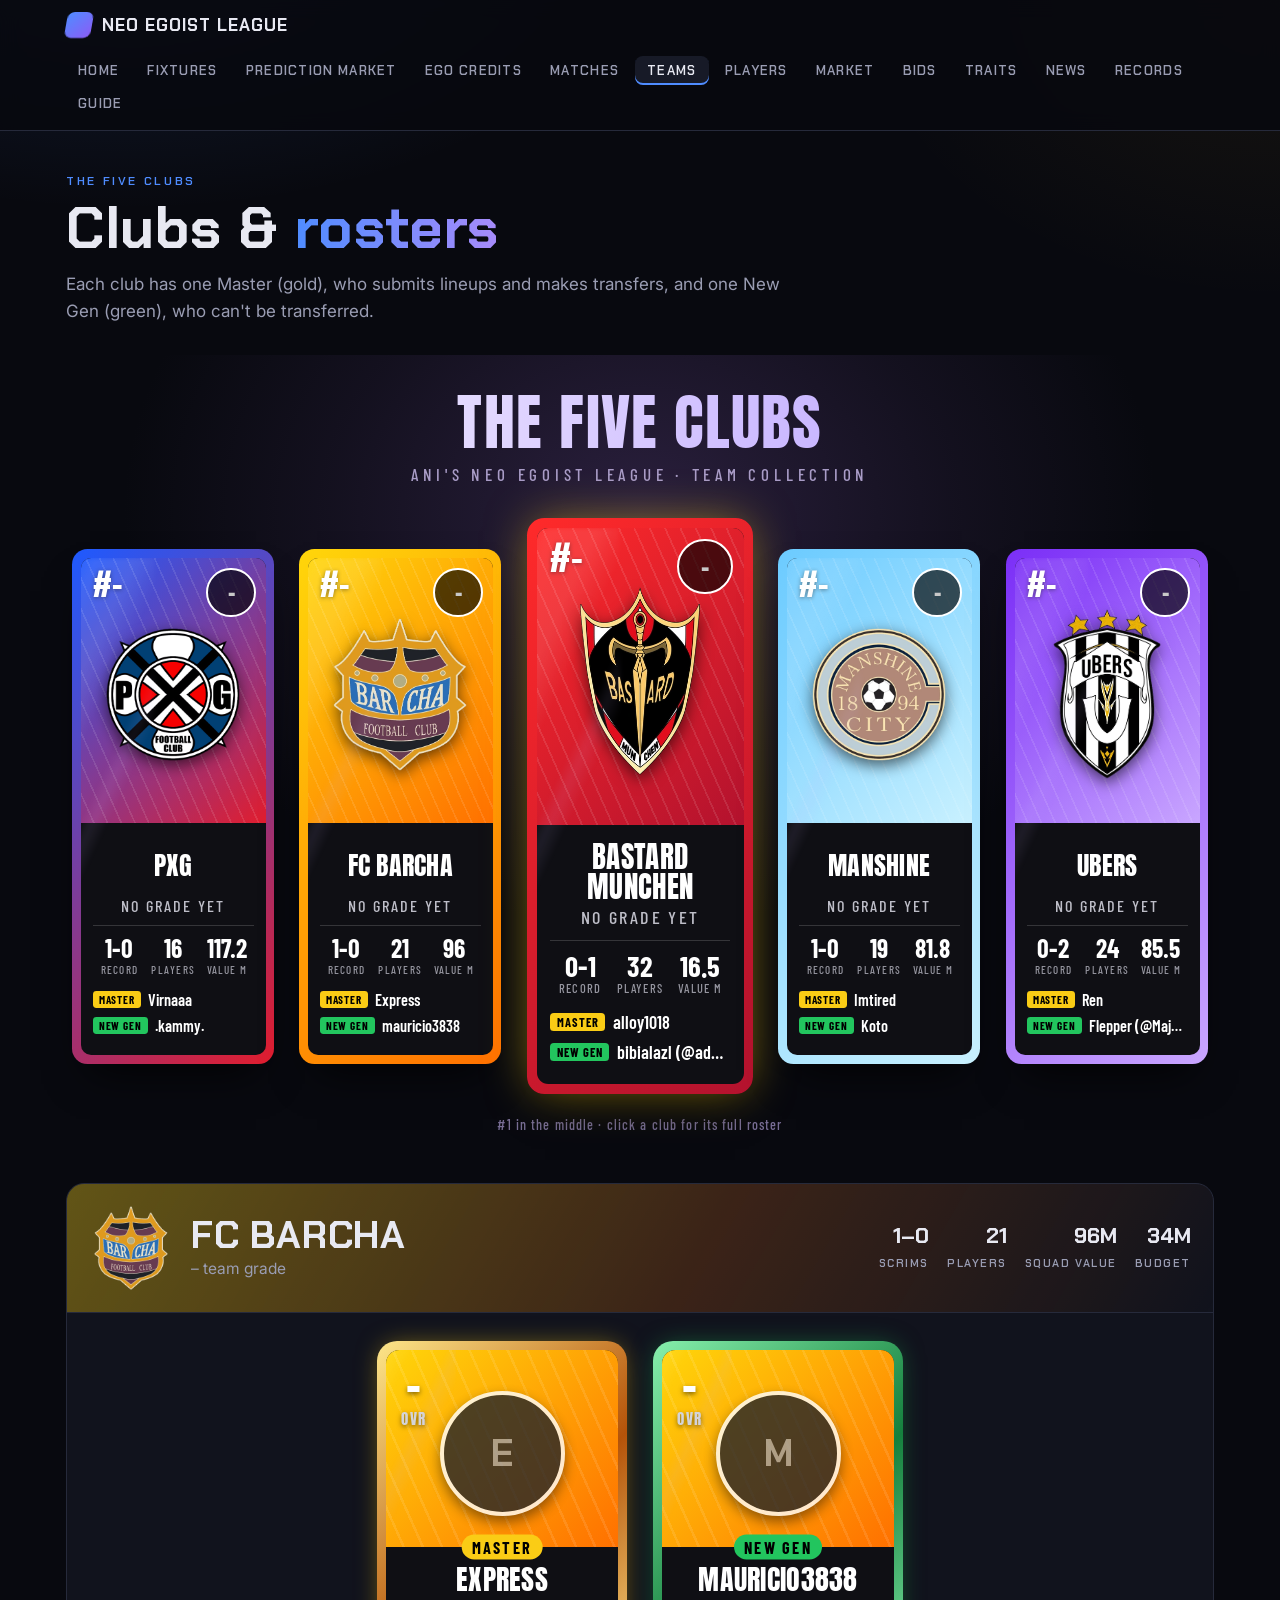
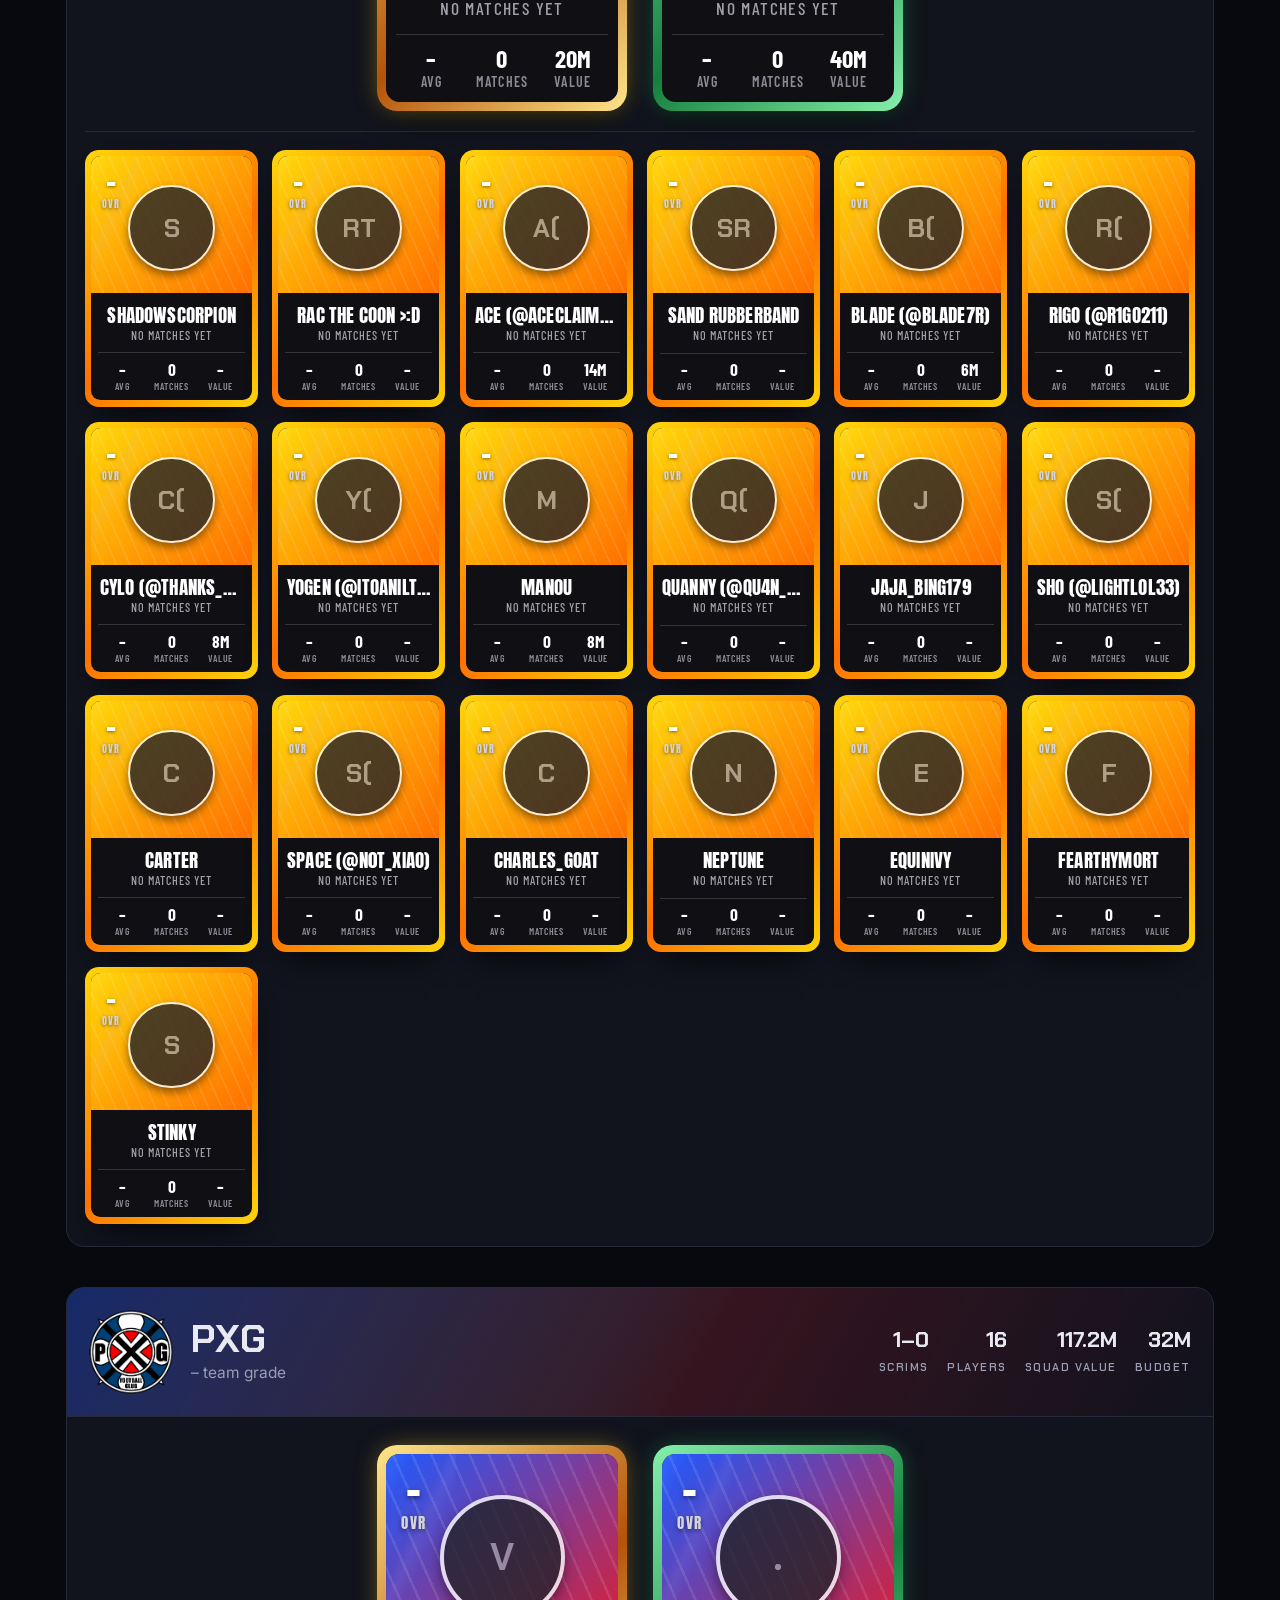
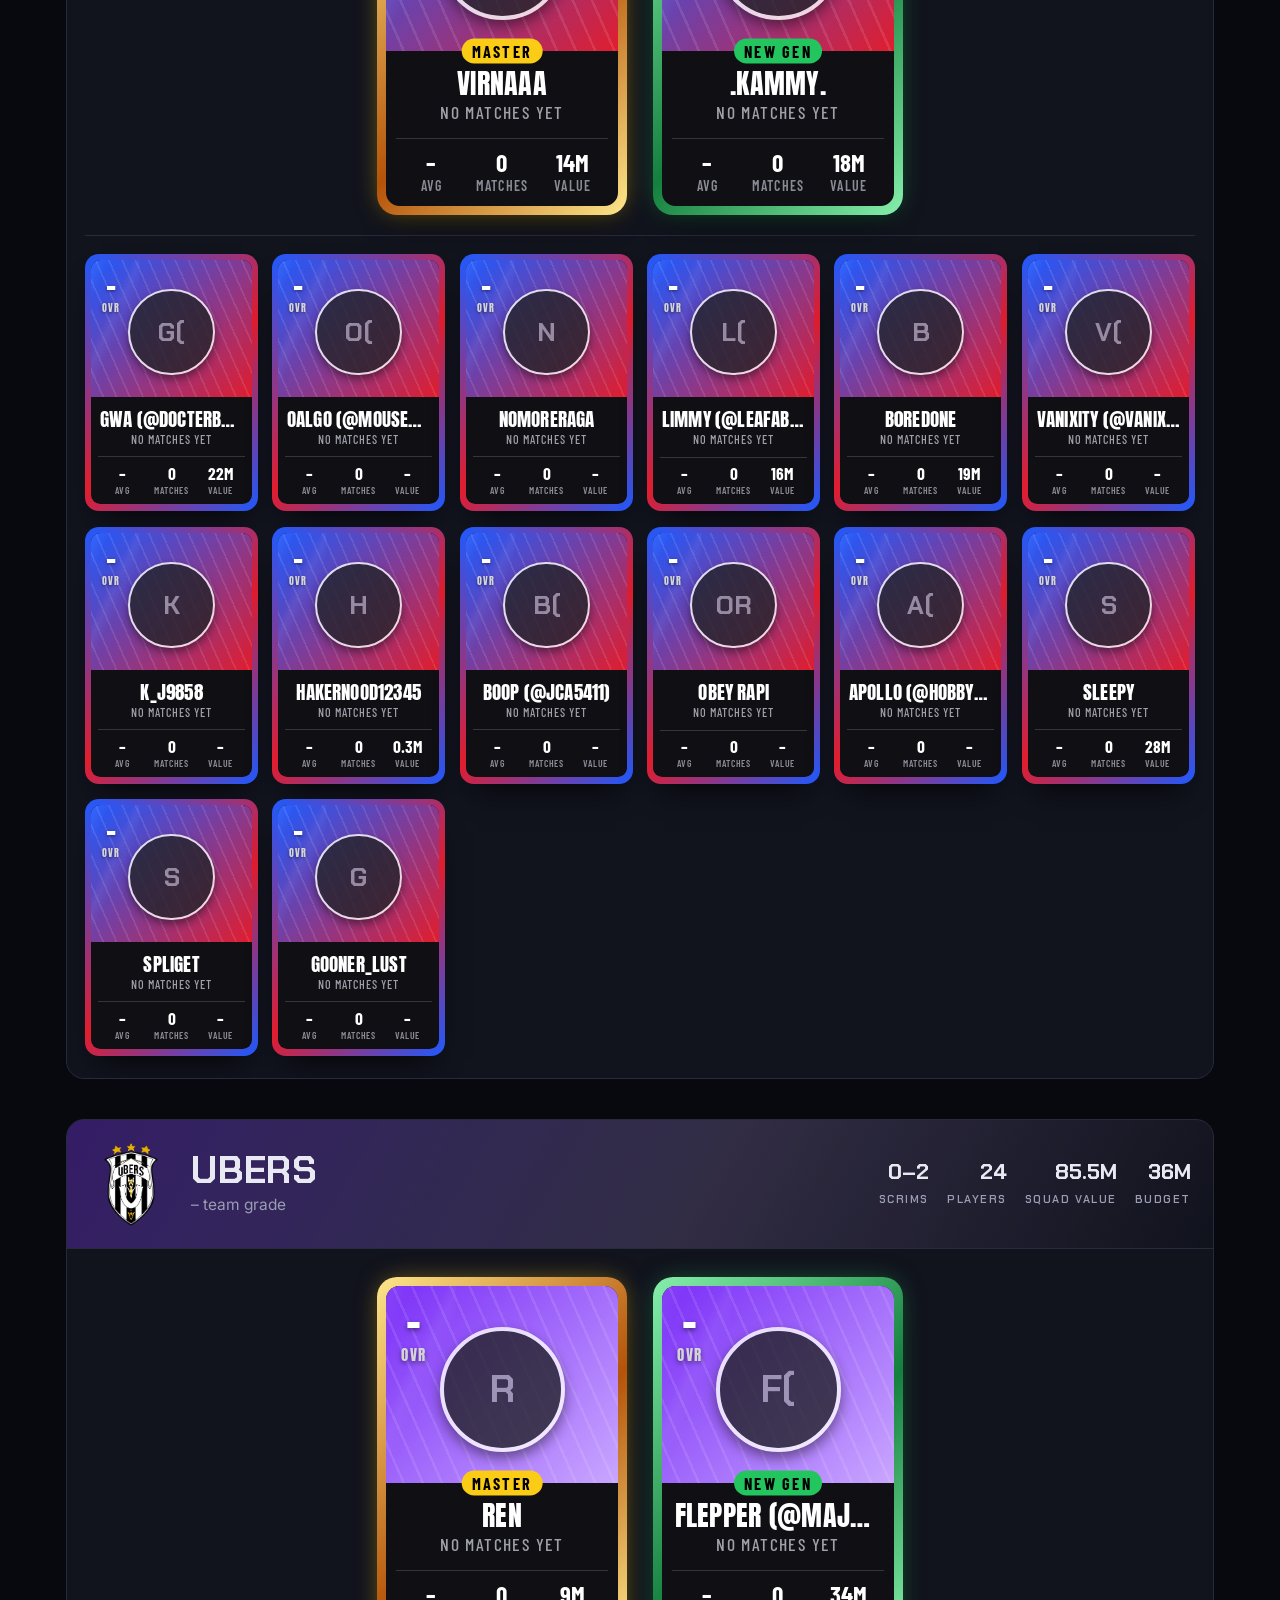
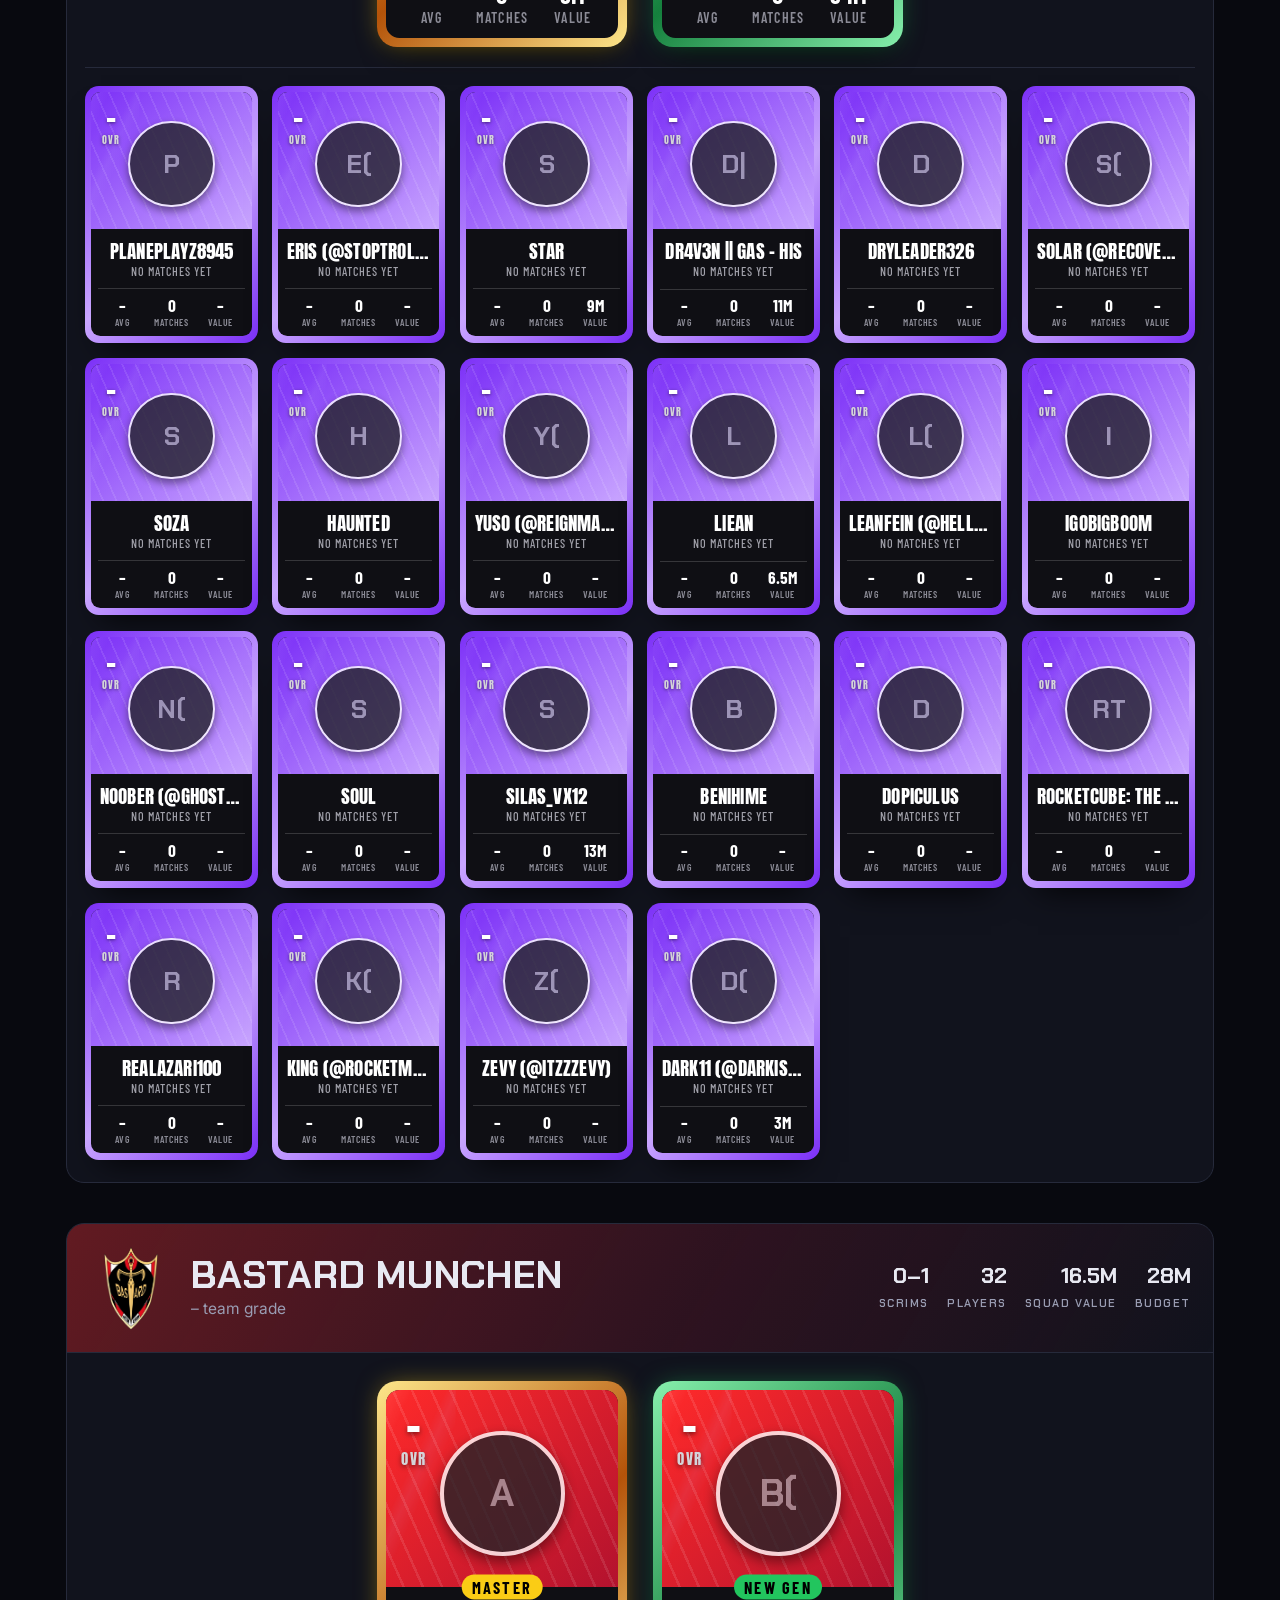
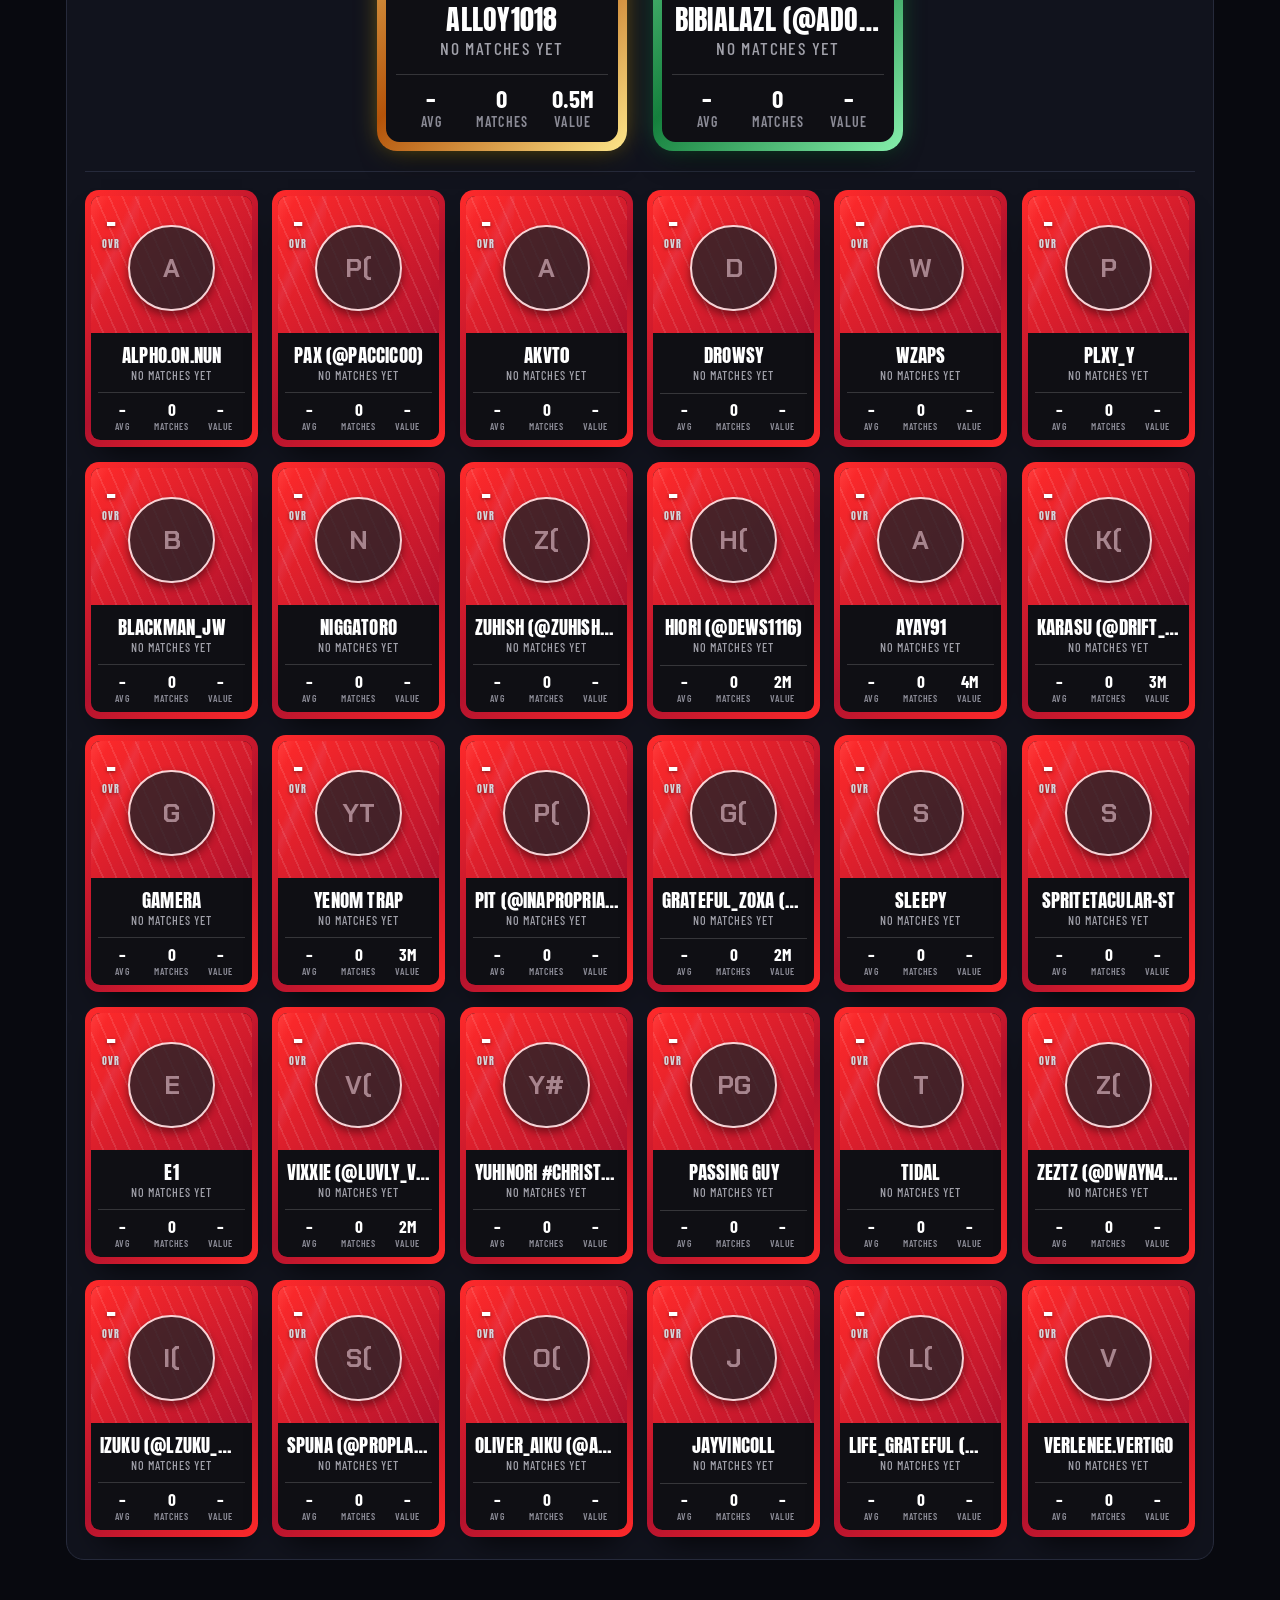
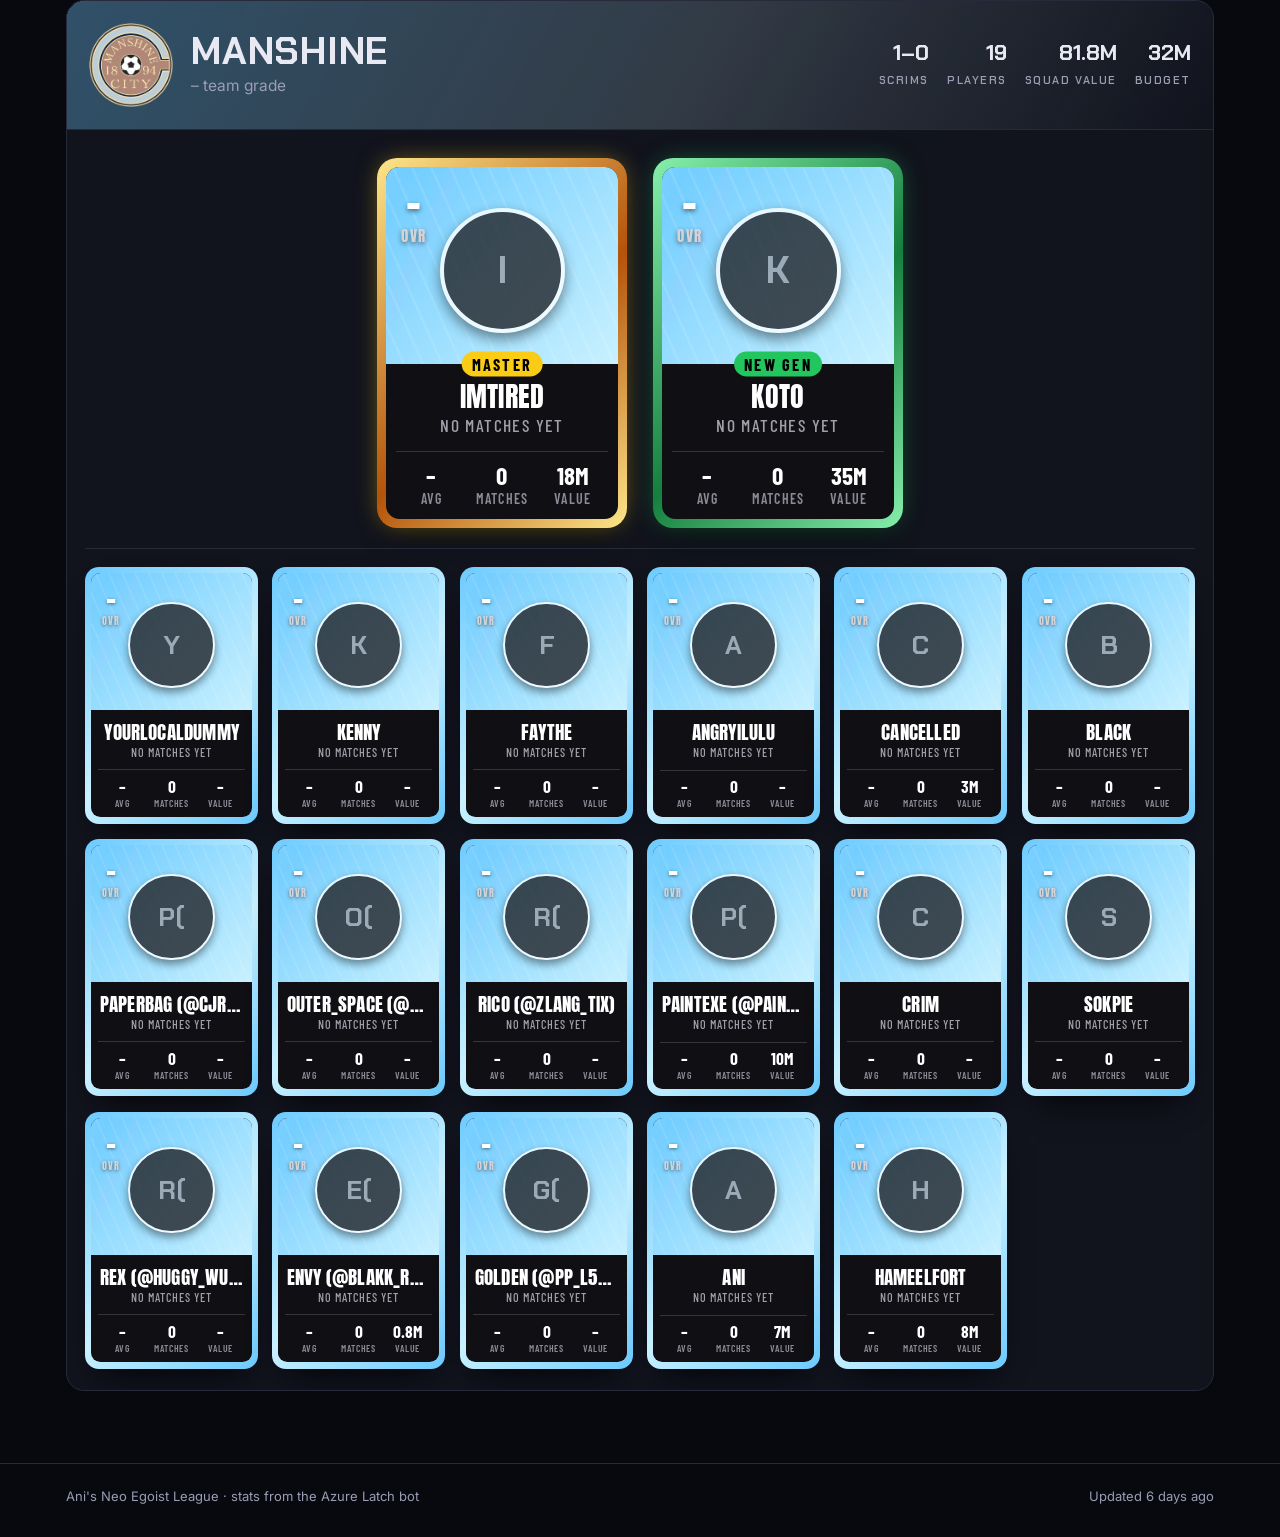
<file: teams.html>
<!doctype html>
<html lang="en">
<head>
<meta charset="utf-8">
<meta name="viewport" content="width=device-width, initial-scale=1, viewport-fit=cover">
<meta name="claude:viewport-fit-sides" content="cover">
<title>Clubs · Neo Egoist League</title>
<meta name="description" content="Every club's roster, grade, budget and squad value.">
<meta property="og:type" content="website">
<meta property="og:site_name" content="Ani's Neo Egoist League">
<meta property="og:title" content="Clubs · Neo Egoist League">
<meta property="og:description" content="Every club's roster, grade, budget and squad value.">
<meta property="og:url" content="https://virnaaaa.github.io/neo-egoist-league/teams.html">
<meta property="og:image" content="https://virnaaaa.github.io/neo-egoist-league/og/teams.png">
<meta property="og:image:width" content="1200">
<meta property="og:image:height" content="630">
<meta name="twitter:card" content="summary_large_image">
<meta name="theme-color" content="#4f8cff">
<link rel="preconnect" href="https://fonts.googleapis.com">
<link rel="stylesheet" href="https://fonts.googleapis.com/css2?family=Anton&family=Barlow+Condensed:wght@500;600;700&family=Chakra+Petch:wght@500;600;700&family=Inter:wght@400;500;600&family=JetBrains+Mono:wght@400;600&display=swap">
<link rel="stylesheet" href="style.css?v=bx1127">
<meta name="league-data" content="https://raw.githubusercontent.com/Virnaaaa/neo-egoist-league/data/data.json">
</head>
<body data-page="teams">
<main class="page">
<div class="hero">
  <div class="eyebrow">The five clubs</div>
  <h1>Clubs &amp; <span>rosters</span></h1>
  <p class="lede">Each club has one Master (gold), who submits lineups and makes transfers, and one New Gen (green), who can't be transferred.</p>
</div>
<section class="album" id="album" aria-label="The five clubs"></section>
<div id="teamlist"><p class="loading">Loading the clubs…</p></div>
</main>
<script src="site.js?v=bx1127"></script>
</body>
</html>
</file>
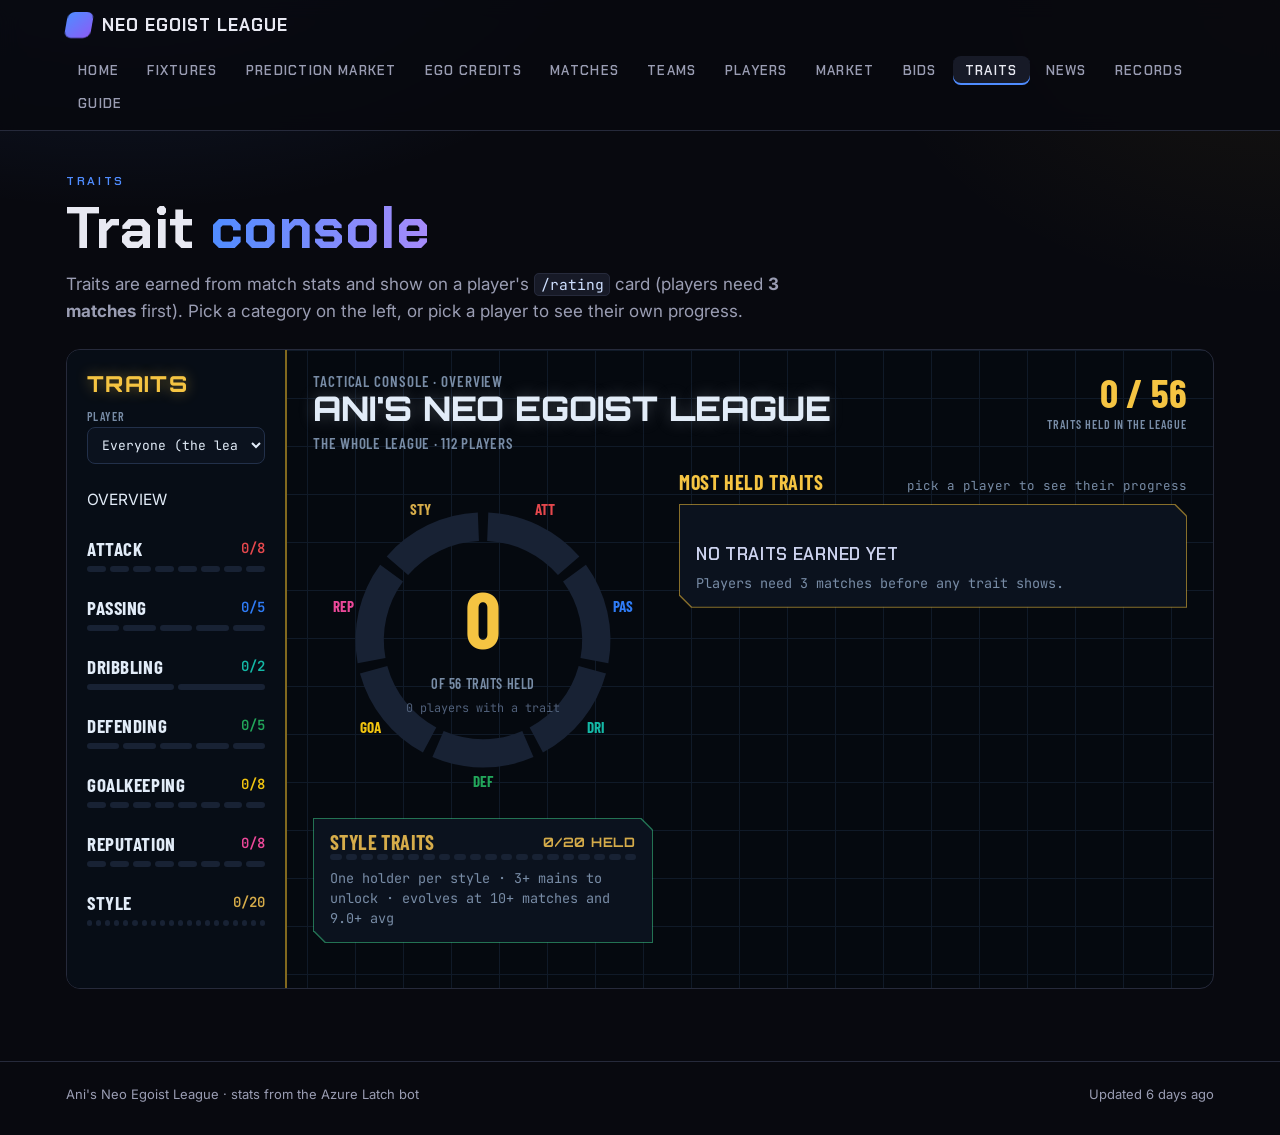
<file: traits.html>
<!doctype html>
<html lang="en">
<head>
<meta charset="utf-8">
<meta name="viewport" content="width=device-width, initial-scale=1, viewport-fit=cover">
<meta name="claude:viewport-fit-sides" content="cover">
<title>Traits · Neo Egoist League</title>
<meta name="description" content="The trait console: every trait in the league, how to earn it, who has it, and the 20 style traits.">
<meta property="og:type" content="website">
<meta property="og:site_name" content="Ani's Neo Egoist League">
<meta property="og:title" content="Traits · Neo Egoist League">
<meta property="og:description" content="The trait console: every trait in the league, how to earn it, who has it, and the 20 style traits.">
<meta property="og:url" content="https://virnaaaa.github.io/neo-egoist-league/traits.html">
<meta property="og:image" content="https://virnaaaa.github.io/neo-egoist-league/og/traits.png">
<meta property="og:image:width" content="1200">
<meta property="og:image:height" content="630">
<meta name="twitter:card" content="summary_large_image">
<meta name="theme-color" content="#4f8cff">
<link rel="preconnect" href="https://fonts.googleapis.com">
<link rel="stylesheet" href="https://fonts.googleapis.com/css2?family=Chakra+Petch:wght@500;600;700&family=Inter:wght@400;500;600&family=JetBrains+Mono:wght@400;600&family=Orbitron:wght@600;800&family=Barlow+Condensed:wght@600;700&display=swap">
<link rel="stylesheet" href="style.css?v=bx1127">
<meta name="league-data" content="https://raw.githubusercontent.com/Virnaaaa/neo-egoist-league/data/data.json">
</head>
<body data-page="traits">
<main class="page">
<div class="hero">
  <div class="eyebrow">Traits</div>
  <h1>Trait <span>console</span></h1>
  <p class="lede" id="trules">Traits are earned from match stats and show on a player's <code>/rating</code> card. Pick a category on the left.</p>
</div>
<div class="tc" id="tc">
  <nav class="tc-rail" id="tc-rail" aria-label="Trait categories"></nav>
  <div class="tc-main" id="tc-main"><p class="loading">Loading the console…</p></div>
</div>
</main>
<script src="site.js?v=bx1127"></script>
</body>
</html>
</file>
<file: style.css>
/* Ani's Neo Egoist League website. Layout: top bar with page links, one centred column per page.
   Dark matchday-broadcast look, single theme on purpose (it matches the bot's images). */
:root {
  color-scheme: dark;
  --bg: #08090f;
  --panel: #11131d;
  --panel-2: #171a27;
  --line: #262a3b;
  --fg: #e8e9f2;
  --muted: #9a9db3;
  --accent: #4f8cff;
  --gold: #e6b325;
  --green: #34d378;
  --red: #ff4d5e;
  --amber: #f5a524;
  --display: "Chakra Petch", "Bahnschrift", "Segoe UI", sans-serif;
  --body: "Inter", "Segoe UI", system-ui, sans-serif;
  --mono: "JetBrains Mono", Consolas, "Courier New", monospace;
}
* { box-sizing: border-box; }
html { scroll-padding-top: 76px; }
body {
  margin: 0; background: var(--bg); color: var(--fg); font: 15.5px/1.6 var(--body);
  background-image: radial-gradient(900px 500px at 10% -10%, rgba(79,140,255,.16), transparent 60%),
                    radial-gradient(700px 500px at 100% 0%, rgba(230,179,37,.07), transparent 60%);
  background-attachment: fixed;
}
a { color: var(--accent); text-decoration: none; }
a:hover { text-decoration: underline; }
a:focus-visible, button:focus-visible, input:focus-visible, select:focus-visible { outline: 2px solid var(--accent); outline-offset: 2px; }
img { max-width: 100%; }
[hidden] { display: none !important; }
code { font-family: var(--mono); font-size: .86em; background: var(--panel-2); border: 1px solid var(--line);
  border-radius: 5px; padding: .08em .38em; color: #cfe0ff; white-space: nowrap; }

/* top bar */
body::before { content: ""; position: fixed; inset: 0 0 auto; height: env(safe-area-inset-top, 0px); z-index: 30; background: rgba(8,9,15,.92); }
.top { position: sticky; top: env(safe-area-inset-top, 0px); z-index: 20; background: rgba(8,9,15,.86); backdrop-filter: blur(10px); border-bottom: 1px solid var(--line); }
.top .in { max-width: 1180px; margin: 0 auto; display: flex; align-items: center; gap: 18px; flex-wrap: wrap; padding-block: 12px;
  padding-left: max(16px, env(safe-area-inset-left, 0px)); padding-right: max(16px, env(safe-area-inset-right, 0px)); }
.brand { font: 700 17px var(--display); letter-spacing: .06em; color: var(--fg); text-transform: uppercase; display: flex; align-items: center; gap: 10px; }
.brand:hover { text-decoration: none; }
.brand i { width: 26px; height: 26px; border-radius: 7px; background: linear-gradient(135deg, var(--accent), #8b5cf6); display: inline-block; transform: skewX(-10deg); }
.links { display: flex; gap: 4px; flex-wrap: wrap; margin-left: auto; }
.links a { color: var(--muted); padding: 6px 12px; border-radius: 8px; font: 600 13px var(--display); letter-spacing: .1em; text-transform: uppercase; }
.links a:hover { color: var(--fg); background: var(--panel); text-decoration: none; }
.links a[aria-current="page"] { color: var(--fg); background: var(--panel-2); box-shadow: inset 0 -2px 0 var(--accent); }

.page { max-width: 1180px; margin: 0 auto; padding-block: 0 72px;
  padding-left: max(16px, env(safe-area-inset-left, 0px)); padding-right: max(16px, env(safe-area-inset-right, 0px)); }
.hero { padding-block: 44px 24px; }
.eyebrow { font: 600 12px/1 var(--display); letter-spacing: .22em; text-transform: uppercase; color: var(--accent); }
h1 { font: 700 clamp(32px, 6vw, 58px)/1.03 var(--display); margin: 12px 0 12px; letter-spacing: .01em; text-wrap: balance; }
h1 span { color: var(--accent); }
.lede { max-width: 68ch; color: var(--muted); font-size: 17px; margin: 0; }
h2 { font: 700 26px/1.15 var(--display); margin: 0 0 6px; letter-spacing: .02em; text-wrap: balance; }
h2 + .sub, .sub { color: var(--muted); margin: 0 0 18px; max-width: 70ch; }
h3 { font: 600 17px/1.3 var(--display); margin: 26px 0 8px; letter-spacing: .04em; text-transform: uppercase; color: #cdd3ef; }
section { padding-top: 40px; }
p, li { max-width: 74ch; }
ul, ol { padding-left: 1.2em; }
li { margin: 4px 0; }

.meta { display: flex; flex-wrap: wrap; gap: 10px; align-items: center; margin-top: 18px; color: var(--muted); font-size: 13px; }
.pill { display: inline-flex; align-items: center; gap: 8px; font: 600 12px var(--display); letter-spacing: .12em; text-transform: uppercase;
  padding: 6px 12px; border-radius: 99px; border: 1px solid var(--line); background: var(--panel); color: var(--muted); }
.pill::before { content: ""; width: 8px; height: 8px; border-radius: 50%; background: currentColor; }
.pill.open { color: var(--green); border-color: rgba(52,211,120,.5); }
.pill.closed { color: var(--red); border-color: rgba(255,77,94,.45); }

/* tables */
.tbl { overflow-x: auto; border: 1px solid var(--line); border-radius: 12px; background: var(--panel); }
table { border-collapse: collapse; width: 100%; font-size: 14.5px; }
th, td { text-align: left; padding: 9px 14px; border-bottom: 1px solid var(--line); vertical-align: middle; }
th { font: 600 11.5px var(--display); letter-spacing: .14em; text-transform: uppercase; color: var(--muted); background: var(--panel-2); white-space: nowrap; }
th button { all: unset; cursor: pointer; }
th button:hover, th button[aria-sort] { color: var(--fg); }
tbody tr:last-child td { border-bottom: 0; }
tbody tr:hover td { background: rgba(255,255,255,.02); }
.num { text-align: right; font-variant-numeric: tabular-nums; white-space: nowrap; }
.pos { color: var(--green); } .neg { color: var(--red); } .dim { color: var(--muted); }
.rank { font: 700 16px var(--display); color: var(--muted); width: 1%; }
tr.lead .rank { color: var(--gold); }

/* small parts */
.who { display: flex; align-items: center; gap: 10px; min-width: 0; }
.who b { font-weight: 600; white-space: nowrap; overflow: hidden; text-overflow: ellipsis; }
.av { width: 32px; height: 32px; border-radius: 50%; flex: none; background: var(--panel-2); border: 2px solid var(--line);
  display: grid; place-items: center; font: 700 12px var(--display); color: var(--muted); overflow: hidden; }
.av img { width: 100%; height: 100%; object-fit: cover; }
.crest { width: 34px; height: 34px; flex: none; object-fit: contain; }
.badge { width: 34px; height: 34px; flex: none; border-radius: 9px; display: grid; place-items: center; font: 700 12px var(--display); }
.grade { display: inline-flex; align-items: baseline; gap: 6px; font: 700 15px var(--display); font-variant-numeric: tabular-nums; }
.grade small { font: 600 12px var(--display); color: var(--muted); }
.role { font: 600 10.5px var(--display); letter-spacing: .12em; text-transform: uppercase; padding: 1px 7px; border-radius: 99px; border: 1px solid currentColor; white-space: nowrap; }
.role.master { color: var(--gold); } .role.newgen { color: var(--green); }
.tag { display: inline-block; font: 600 11px var(--display); letter-spacing: .1em; text-transform: uppercase; padding: 2px 8px; border-radius: 99px; border: 1px solid currentColor; }
.tag.admin { color: var(--amber); } .tag.all { color: var(--green); } .tag.master { color: var(--gold); }
.g-S\+, .g-S { color: #f5d76e; } .g-A { color: #ef4444; } .g-B { color: #f97316; } .g-C { color: #22c55e; }
.g-D { color: #67e8f9; } .g-E { color: #3b82f6; } .g-F { color: #a855f7; } .g-G { color: #d4d4d4; }

.split { display: grid; grid-template-columns: minmax(0, 1.5fr) minmax(0, 1fr); gap: 24px; align-items: start; }
@media (max-width: 900px) { .split { grid-template-columns: minmax(0, 1fr); } }

/* club strip on home */
.clubs { display: grid; grid-template-columns: repeat(auto-fit, minmax(200px, 1fr)); gap: 12px; }
.club { position: relative; overflow: hidden; border-radius: 14px; border: 1px solid var(--line); background: var(--panel); padding: 16px; color: var(--fg); display: grid; gap: 10px; }
.club:hover { text-decoration: none; border-color: var(--c1); }
.club::before { content: ""; position: absolute; inset: 0 0 auto; height: 4px; background: linear-gradient(90deg, var(--c1), var(--c2)); }
.club .top-row { display: flex; align-items: center; gap: 12px; }
.club .crest { width: 46px; height: 46px; }
.club .badge { width: 46px; height: 46px; }
.club h4 { margin: 0; font: 700 17px/1.2 var(--display); letter-spacing: .03em; text-transform: uppercase; }
.club .stats { display: flex; justify-content: space-between; gap: 8px; color: var(--muted); font-size: 13px; font-variant-numeric: tabular-nums; }
.club .stats b { color: var(--fg); font: 600 15px var(--display); display: block; }

/* results */
.results { display: grid; gap: 8px; }
.res { display: grid; grid-template-columns: minmax(0, 1fr) auto minmax(0, 1fr); align-items: center; gap: 12px; background: var(--panel); border: 1px solid var(--line); border-radius: 12px; padding: 10px 14px; }
.res .side { display: flex; align-items: center; gap: 8px; min-width: 0; font-weight: 600; }
.res .side span { overflow: hidden; text-overflow: ellipsis; white-space: nowrap; }
.res .side.away { justify-content: flex-end; text-align: right; }
.res .score { font: 700 22px var(--display); font-variant-numeric: tabular-nums; text-align: center; }
.res .score small { display: block; font: 500 11px var(--body); color: var(--muted); letter-spacing: .04em; }
.res .win { color: var(--fg); } .res .lose { color: var(--muted); }
.res .foot { grid-column: 1 / -1; display: flex; justify-content: space-between; gap: 8px; color: var(--muted); font-size: 12.5px; border-top: 1px solid var(--line); padding-top: 6px; flex-wrap: wrap; }
.res .crest, .res .badge { width: 26px; height: 26px; font-size: 9px; border-radius: 6px; }

/* team pages */
.chips { display: flex; flex-wrap: wrap; gap: 8px; margin-top: 18px; }
.chips a { display: inline-flex; align-items: center; gap: 8px; padding: 6px 12px 6px 8px; border-radius: 99px; border: 1px solid var(--line); background: var(--panel); color: var(--fg); font: 600 13px var(--display); letter-spacing: .06em; text-transform: uppercase; }
.chips a:hover { border-color: var(--accent); text-decoration: none; }
.chips img, .chips .badge { width: 22px; height: 22px; font-size: 8px; border-radius: 5px; }
.team { margin-top: 40px; border-radius: 18px; border: 1px solid var(--line); background: var(--panel); overflow: hidden; scroll-margin-top: 80px; }
.team-head { position: relative; padding: 22px; display: flex; gap: 18px; align-items: center; flex-wrap: wrap;
  background: linear-gradient(120deg, color-mix(in srgb, var(--c1) 34%, transparent), color-mix(in srgb, var(--c2) 18%, transparent) 55%, transparent); border-bottom: 1px solid var(--line); }
.team-head .crest, .team-head .badge { width: 84px; height: 84px; font-size: 22px; border-radius: 16px; }
.team-head h2 { font-size: clamp(26px, 4vw, 38px); margin: 0; text-transform: uppercase; }
.team-head .facts { display: flex; flex-wrap: wrap; gap: 18px; margin-left: auto; }
.fact { text-align: right; }
.fact b { display: block; font: 700 22px var(--display); font-variant-numeric: tabular-nums; }
.fact span { font: 600 11px var(--display); letter-spacing: .14em; text-transform: uppercase; color: var(--muted); }
.roster { display: grid; grid-template-columns: repeat(auto-fill, minmax(150px, 1fr)); gap: 16px 14px; padding: 22px 18px; }
.card { border: 1px solid var(--line); border-radius: 14px; background: var(--panel-2); padding: 14px; display: grid; gap: 10px; position: relative; }
.card.master { border-color: rgba(230,179,37,.55); box-shadow: inset 0 3px 0 var(--gold); }
.card.newgen { border-color: rgba(52,211,120,.5); box-shadow: inset 0 3px 0 var(--green); }
.card .head { display: flex; align-items: center; gap: 12px; min-width: 0; }
.card .av { width: 52px; height: 52px; font-size: 16px; }
.card .nm { min-width: 0; flex: 1; }
.card .nm small { display: block; white-space: nowrap; overflow: hidden; text-overflow: ellipsis; }
.card .nm b { display: block; font: 600 16px var(--display); white-space: nowrap; overflow: hidden; text-overflow: ellipsis; }
.card .nm small { color: var(--muted); font-size: 12.5px; }
.card .ovr { margin-left: auto; flex: none; text-align: right; font: 700 24px/1 var(--display); }
.card .ovr small { display: block; font: 600 10px var(--display); color: var(--muted); letter-spacing: .1em; margin-top: 3px; }
.card dl { display: grid; grid-template-columns: repeat(3, 1fr); gap: 6px; margin: 0; }
.card dt { font: 600 10px var(--display); letter-spacing: .12em; text-transform: uppercase; color: var(--muted); }
.card dd { margin: 0; font: 600 14px var(--display); font-variant-numeric: tabular-nums; }
.empty { padding: 26px; text-align: center; color: var(--muted); font: 600 14px var(--display); letter-spacing: .1em; text-transform: uppercase; }

/* filters */
.finder { display: flex; flex-wrap: wrap; gap: 8px; align-items: center; margin: 0 0 12px; }
.finder input, .finder select { flex: 1 1 220px; min-width: 0; background: var(--panel); border: 1px solid var(--line); color: var(--fg); border-radius: 10px; padding: 10px 12px; font: 15px var(--body); }
.finder select { flex: 0 1 200px; }
.finder button { background: var(--panel); color: var(--muted); border: 1px solid var(--line); border-radius: 99px; padding: 7px 14px; font: 600 12px var(--display); letter-spacing: .1em; text-transform: uppercase; cursor: pointer; }
.finder button[aria-pressed="true"] { color: var(--fg); border-color: var(--accent); background: rgba(79,140,255,.14); }
.count { color: var(--muted); font-size: 13px; }

/* money */
.bars { display: grid; gap: 10px; }
.bar-row { display: grid; grid-template-columns: 28px minmax(120px, 210px) minmax(0, 1fr) auto; gap: 12px; align-items: center; background: var(--panel); border: 1px solid var(--line); border-radius: 12px; padding: 10px 14px; }
.bar-row .rank { width: auto; text-align: center; }
.track { height: 14px; border-radius: 99px; background: var(--panel-2); overflow: hidden; }
.track i { display: block; height: 100%; border-radius: 99px; background: linear-gradient(90deg, var(--c1), var(--c2)); box-shadow: 0 0 14px color-mix(in srgb, var(--c1) 60%, transparent); }
.bar-row .amt { font: 700 18px var(--display); font-variant-numeric: tabular-nums; min-width: 64px; text-align: right; }
.bar-row .sm { color: var(--muted); font-size: 12px; display: block; text-align: right; font-weight: 400; font-family: var(--body); }
@media (max-width: 560px) { .bar-row { grid-template-columns: 22px minmax(0, 1fr) auto; } .bar-row .track { grid-column: 2 / -1; grid-row: 2; } }
.moves { display: grid; gap: 6px; }
.move { display: grid; grid-template-columns: 70px auto minmax(0, 1fr) auto; gap: 10px; align-items: center; background: var(--panel); border: 1px solid var(--line); border-left: 4px solid var(--c, var(--line)); border-radius: 10px; padding: 8px 12px; font-size: 14px; }
.move .amt { font: 700 15px var(--display); font-variant-numeric: tabular-nums; }
.move .mnote { min-width: 0; overflow: hidden; text-overflow: ellipsis; white-space: nowrap; }
.move .when { color: var(--muted); font-size: 12px; white-space: nowrap; }
@media (max-width: 560px) { .move { grid-template-columns: 60px minmax(0, 1fr) auto; } .move .kind { display: none; } }
.kind { font: 600 10.5px var(--display); letter-spacing: .1em; text-transform: uppercase; color: var(--muted); border: 1px solid var(--line); border-radius: 99px; padding: 1px 8px; white-space: nowrap; }

/* guide pieces */
.grid2 { display: grid; grid-template-columns: repeat(auto-fit, minmax(260px, 1fr)); gap: 12px; margin: 12px 0; }
.box { background: var(--panel); border: 1px solid var(--line); border-radius: 12px; padding: 14px 16px; min-width: 0; }
.box h4 { margin: 0 0 6px; font: 600 14px var(--display); letter-spacing: .08em; text-transform: uppercase; }
.box p { margin: 0; color: var(--muted); font-size: 14px; }
.steps { counter-reset: s; list-style: none; padding: 0; display: grid; gap: 10px; }
.steps > li { counter-increment: s; position: relative; padding: 14px 16px 14px 58px; background: var(--panel); border: 1px solid var(--line); border-radius: 12px; max-width: none; }
.steps > li::before { content: counter(s); position: absolute; left: 16px; top: 13px; width: 28px; height: 28px; border-radius: 50%; display: grid; place-items: center; font: 700 14px var(--display); background: var(--accent); color: #06122b; }
.steps b { font-family: var(--display); letter-spacing: .03em; }
.note { border-left: 3px solid var(--amber); background: rgba(245,165,36,.07); padding: 10px 14px; border-radius: 0 10px 10px 0; margin: 14px 0; max-width: 74ch; }
.note b { color: var(--amber); }
.grades { display: flex; flex-wrap: wrap; gap: 6px; margin: 10px 0; }
.grades span { font: 600 13px var(--display); padding: 4px 10px; border-radius: 8px; background: var(--panel-2); border: 1px solid var(--line); }
.guide { display: grid; grid-template-columns: 210px minmax(0, 1fr); gap: 44px; }
.guide nav { position: sticky; top: calc(env(safe-area-inset-top, 0px) + 80px); align-self: start; padding-top: 40px; }
.guide nav ol { list-style: none; margin: 0; padding: 0; display: grid; gap: 2px; }
.guide nav a { display: block; color: var(--muted); padding: 5px 10px; border-radius: 7px; font-size: 14px; border-left: 2px solid transparent; }
.guide nav a:hover { color: var(--fg); background: var(--panel); text-decoration: none; }
.guide nav a.on { color: var(--fg); border-left-color: var(--accent); background: var(--panel); }
.guide .tbl { margin: 12px 0 8px; }
.guide .tbl td { vertical-align: top; }
@media (max-width: 860px) {
  .guide { grid-template-columns: minmax(0, 1fr); gap: 0; }
  .guide nav { position: static; padding-top: 18px; }
  .guide nav ol { display: flex; flex-wrap: wrap; gap: 6px; }
  .guide nav a { border: 1px solid var(--line); border-radius: 99px; padding: 4px 11px; font-size: 13px; }
}

footer.site { border-top: 1px solid var(--line); color: var(--muted); font-size: 13px; }
footer.site .in { max-width: 1180px; margin: 0 auto; padding-block: 22px 30px; display: flex; flex-wrap: wrap; gap: 8px 24px; justify-content: space-between;
  padding-left: max(16px, env(safe-area-inset-left, 0px)); padding-right: max(16px, env(safe-area-inset-right, 0px)); }
.loading { color: var(--muted); padding: 30px 0; }
@media (prefers-reduced-motion: no-preference) { html { scroll-behavior: smooth; } }

/* ---- Home: a club's roster as hanging banners */
.club.on { border-color: var(--c1); box-shadow: 0 0 0 1px var(--c1), 0 0 24px color-mix(in srgb, var(--c1) 30%, transparent); }
.rost-wrap { margin-top: 18px; scroll-margin-top: 80px; }
.rost { border: 1px solid var(--line); border-radius: 18px; padding: 20px; background:
  radial-gradient(600px 300px at 15% 0%, color-mix(in srgb, var(--c1) 22%, transparent), transparent 70%), var(--panel); }
.rost-head { display: flex; align-items: center; gap: 14px; flex-wrap: wrap; margin-bottom: 18px; }
.rost-head .crest, .rost-head .badge { width: 58px; height: 58px; border-radius: 12px; font-size: 16px; }
.rost-head h3 { margin: 0; font: 700 clamp(26px, 4vw, 40px)/1 var(--display); text-transform: uppercase; color: var(--fg); letter-spacing: .02em; }
.rost-head .dim { font: 600 12.5px var(--display); letter-spacing: .14em; text-transform: uppercase; }
.rost-grade { margin-left: auto; text-align: right; }
.rost-grade span { display: block; font: 600 12px var(--display); letter-spacing: .2em; text-transform: uppercase; color: var(--accent); }
.rost-grade b { font: 700 40px/1 var(--display); text-shadow: 0 0 18px currentColor; }
.rost-body { display: grid; grid-template-columns: auto minmax(0, 1fr); gap: 18px; align-items: stretch; }
.leaders { display: grid; grid-template-columns: repeat(2, 190px); gap: 16px; }
.bgrid { display: grid; grid-template-columns: repeat(var(--cols), minmax(0, 1fr)); gap: 14px 14px; align-content: start; }
.bgrid-empty { display: grid; place-items: center; border: 1px dashed var(--line); border-radius: 14px; }
.rost-foot { margin: 14px 0 0; font-size: 13px; }

.ban { container-type: inline-size; position: relative; display: flex; flex-direction: column; align-items: center; text-align: center;
  padding: 10px 8% 15%; min-height: 0; color: var(--fg);
  background: linear-gradient(180deg, #1c1e2b, color-mix(in srgb, #0d0e18 82%, var(--bc)) 100%);
  border-top: 4px solid var(--bc);
  clip-path: polygon(0 0, 100% 0, 100% 92%, 50% 100%, 0 92%); }
.ban.big { padding-block: 18px 20%; background: linear-gradient(180deg, color-mix(in srgb, #1c1e2b 75%, var(--bc)), color-mix(in srgb, #0d0e18 60%, var(--bc))); }
.ban.has-card { cursor: pointer; transition: transform .15s ease, filter .15s ease; }
.ban.has-card:hover, .ban.has-card:focus-visible { transform: translateY(-4px); filter: brightness(1.15); outline: none; }
.b-pos { font: 700 10cqi/1.1 var(--display); color: var(--bc); text-shadow: 0 0 12px var(--bc); }
.b-ovr { font: 700 17cqi/1 var(--display); margin-top: 3cqi; font-variant-numeric: tabular-nums; }
.b-ovr small { font-size: .4em; color: var(--muted); margin-left: 2px; }
.b-pic { position: relative; width: 52cqi; aspect-ratio: 1; border-radius: 50%; margin-top: 5cqi; border: 2.2cqi solid var(--bc);
  background: #2c2c3a; overflow: hidden; display: grid; place-items: center; }
.b-pic img { position: absolute; inset: 0; width: 100%; height: 100%; object-fit: cover; z-index: 1; }
.b-pic i { font: 700 16cqi var(--display); font-style: normal; color: var(--muted); }
.b-name { font: 700 9.5cqi/1.15 var(--display); margin-top: 5cqi; text-transform: uppercase; max-width: 100%; overflow: hidden; text-overflow: ellipsis; white-space: nowrap; }
.b-tag { font: 700 8cqi var(--display); letter-spacing: .18em; text-transform: uppercase; color: var(--bc); margin-top: 3cqi; padding: 1cqi 4cqi; }
.b-tag.box { border: 1.2cqi solid var(--bc); }
.b-stats { width: 100%; display: grid; gap: 1.5cqi; margin-top: 6cqi; }
.b-stats > span { display: flex; justify-content: space-between; border-bottom: 1px solid rgba(255,255,255,.35); padding-bottom: 1.2cqi;
  font: 600 6.6cqi var(--display); letter-spacing: .04em; color: #cfd1e0; }
.b-stats b { font-variant-numeric: tabular-nums; color: #fff; }
.b-grade { font: 700 18cqi/1 var(--display); color: var(--bc); text-shadow: 0 0 14px var(--bc); margin-top: auto; padding-top: 6cqi; }
.ban.big .b-ovr { font-size: 22cqi; } .ban.big .b-pic { width: 74cqi; margin-top: 8cqi; } .ban.big .b-name { font-size: 11cqi; margin-top: 8cqi; }
.ban.big .b-stats { margin-top: 10cqi; gap: 4cqi; } .ban.big .b-stats > span { font-size: 8cqi; padding-bottom: 3cqi; }
.ban.big .b-grade { font-size: 26cqi; }
.ban.open { justify-content: center; filter: saturate(.3) brightness(.8); }
.b-open { font: 700 15cqi var(--display); color: var(--muted); } .b-lab { font: 600 7cqi var(--display); letter-spacing: .14em; text-transform: uppercase; color: var(--muted); margin-top: 3cqi; }
@media (max-width: 900px) {
  .rost-body { grid-template-columns: minmax(0, 1fr); }
  .leaders { grid-template-columns: repeat(2, minmax(0, 1fr)); max-width: 440px; }
  .bgrid { grid-template-columns: repeat(min(var(--cols), 4), minmax(0, 1fr)); }
}
@media (max-width: 560px) { .bgrid { grid-template-columns: repeat(2, minmax(0, 1fr)); } .rost { padding: 14px; } }
@media (max-width: 600px) {     /* phones: the menu stays on one line under the name, so the sticky bar is short */
  .top .in { gap: 6px; padding-block: 8px 6px; }
  .links { width: 100%; margin-left: 0; flex-wrap: nowrap; justify-content: space-between; gap: 0; overflow-x: auto; scrollbar-width: none; }
  .links::-webkit-scrollbar { display: none; }
  .links a { padding: 6px 8px; font-size: 12px; letter-spacing: .06em; white-space: nowrap; }
}

/* teams page cards that open the pop-up */
.card.has-card { cursor: pointer; transition: border-color .15s ease, transform .15s ease; }
.card.has-card:hover, .card.has-card:focus-visible { transform: translateY(-2px); border-color: var(--accent); outline: none; }

/* ---- player card pop-up */
.pop { position: fixed; inset: 0; z-index: 50; background: rgba(4,5,10,.82); backdrop-filter: blur(6px); display: grid; place-items: center;
  padding: max(16px, env(safe-area-inset-top, 0px)) max(16px, env(safe-area-inset-right, 0px)) max(16px, env(safe-area-inset-bottom, 0px)) max(16px, env(safe-area-inset-left, 0px)); }
.pop[hidden] { display: none; }
.pop-box { width: min(1200px, 100%); max-height: 100%; display: flex; flex-direction: column; background: var(--panel); border: 1px solid var(--line); border-radius: 16px; overflow: hidden; }
.pop-top { display: flex; align-items: center; gap: 12px; flex-wrap: wrap; padding: 12px 14px; border-bottom: 1px solid var(--line); }
.pop-top b { font: 700 18px var(--display); letter-spacing: .04em; text-transform: uppercase; }
.pop-tabs { display: flex; gap: 6px; margin-left: auto; }
.pop-tabs button, .pop-x { background: var(--panel-2); color: var(--muted); border: 1px solid var(--line); border-radius: 99px; padding: 6px 14px; font: 600 12px var(--display); letter-spacing: .1em; text-transform: uppercase; cursor: pointer; }
.pop-tabs button[aria-pressed="true"] { color: var(--fg); border-color: var(--accent); background: rgba(79,140,255,.16); }
.pop-x { padding: 6px 11px; }
.pop-img { overflow: auto; min-height: 120px; display: grid; place-items: center; background: #05060b; }
.pop-img img { display: block; width: 100%; height: auto; }
.pop-msg { color: var(--muted); padding: 40px 20px; text-align: center; }
.pop-img { flex: 1; min-height: 0; }

/* ---- this week: league event, fortune cards, bounties */
.pill.ev { color: var(--gold); border-color: rgba(230,179,37,.5); text-decoration: none; }
.pill.ev::before { display: none; }
.wk { display: grid; grid-template-columns: repeat(auto-fit, minmax(280px, 1fr)); gap: 14px; }
.wk > div { align-self: start; background: var(--panel); border: 1px solid var(--line); border-radius: 14px; padding: 16px; min-width: 0; display: grid; gap: 10px; align-content: start; }
.wk-event { border-color: rgba(230,179,37,.45) !important; background: linear-gradient(160deg, rgba(230,179,37,.12), transparent 60%), var(--panel) !important; }
.wk-event h3 { margin: 0; color: var(--fg); text-transform: none; font-size: 22px; letter-spacing: .02em; }
.wk-event p { margin: 0; color: var(--muted); }
.fcard { display: grid; grid-template-columns: auto minmax(0, 1fr); gap: 10px; align-items: center; border-left: 3px solid var(--rc); padding: 6px 0 6px 10px; }
.fcard .crest, .fcard .badge { width: 30px; height: 30px; font-size: 9px; border-radius: 7px; }
.fcard b { display: block; font: 600 14.5px var(--display); }
.fcard small { color: var(--rc); font: 600 11px var(--display); letter-spacing: .1em; text-transform: uppercase; }
.fcard .fres { display: block; font: 500 13.5px var(--body); color: var(--fg); margin-top: 2px; }
.wk-wait { margin: 0; font-size: 13px; }
.wanted { display: grid; grid-template-columns: auto minmax(0, 1fr) auto; gap: 10px; align-items: center; }
.wanted b { font: 600 15px var(--display); }
.wanted small { display: block; color: var(--muted); font-size: 12.5px; }
.wanted .amt { font: 700 20px var(--display); color: var(--gold); }

/* ================================================================ motion
   Everything below only runs for people who haven't asked their system for reduced motion. */
@media (prefers-reduced-motion: no-preference) {
  /* page: header slides down, hero text rises in */
  .top { animation: drop-in .5s cubic-bezier(.2,.8,.2,1) both; }
  .hero > * { animation: rise .7s cubic-bezier(.2,.8,.2,1) both; }
  .hero > :nth-child(2) { animation-delay: .08s; } .hero > :nth-child(3) { animation-delay: .16s; }
  .hero > :nth-child(4) { animation-delay: .24s; } .hero > :nth-child(5) { animation-delay: .32s; }
  h1 span { background: linear-gradient(90deg, var(--accent), #a78bfa, var(--accent)); background-size: 200% 100%;
            -webkit-background-clip: text; background-clip: text; color: transparent; animation: sheen 6s linear infinite; }
  .brand i { animation: spin-in .8s cubic-bezier(.2,.8,.2,1) both; }
  .brand:hover i { transform: rotate(90deg) scale(1.08); }

  /* scroll reveal (site.js adds .rv, then .in once it's on screen; --d staggers siblings) */
  .rv { opacity: 0; transform: translateY(18px); }
  .rv.in { opacity: 1; transform: none; transition: opacity .55s ease var(--d, 0s), transform .6s cubic-bezier(.2,.8,.2,1) var(--d, 0s); }
  tr.rv { transform: translateX(-10px); }
  .fcard.rv { transform: perspective(600px) rotateY(-70deg); transform-origin: left center; }
  .fcard.rv.in { transform: none; transition-duration: .5s, .8s; }

  /* nav */
  .links a { transition: color .2s, background-color .2s, box-shadow .25s; }
  .links a:hover { box-shadow: inset 0 -2px 0 color-mix(in srgb, var(--accent) 60%, transparent); }

  /* club cards: lift, glow in the club colours, light sweep */
  .club { transition: transform .25s cubic-bezier(.2,.8,.2,1), border-color .25s, box-shadow .25s; }
  .club:hover, .club.on { transform: translateY(-4px);
    box-shadow: 0 12px 30px -12px color-mix(in srgb, var(--c1) 70%, transparent); }
  .club::after { content: ""; position: absolute; inset: 0; pointer-events: none; transform: translateX(-120%);
    background: linear-gradient(105deg, transparent 35%, rgba(255,255,255,.09) 50%, transparent 65%); }
  .club:hover::after { transform: translateX(120%); transition: transform .8s ease; }
  .club .crest, .club .badge { transition: transform .35s cubic-bezier(.3,1.6,.5,1); }
  .club:hover .crest, .club:hover .badge { transform: scale(1.1) rotate(-4deg); }
  .club.on::before { animation: bar-pulse 1.8s ease-in-out infinite; }

  /* team roster: panel opens, banners drop in and swing on their hook */
  .rost { animation: open-down .5s cubic-bezier(.2,.8,.2,1) both; }
  .rost .ban { transform-origin: top center; animation: hang .75s cubic-bezier(.3,1.4,.5,1) backwards; animation-delay: var(--d, 0s); }
  .ban.has-card { transition: transform .2s cubic-bezier(.2,.8,.2,1), filter .2s, box-shadow .2s; }
  .ban.has-card:hover, .ban.has-card:focus-visible { transform: translateY(-6px) scale(1.02);
    box-shadow: 0 14px 28px -10px color-mix(in srgb, var(--bc) 70%, transparent); }
  .ban .b-pic img { transition: transform .35s ease; }
  .ban.has-card:hover .b-pic img { transform: scale(1.07); }
  .rost-grade b { animation: glow 2.8s ease-in-out infinite; }

  /* player cards on the Teams / Players pages */
  .card { transition: transform .22s cubic-bezier(.2,.8,.2,1), border-color .2s, box-shadow .22s; }
  .card:hover { transform: translateY(-3px); box-shadow: 0 10px 24px -14px rgba(0,0,0,.8); }
  .card .av, .card .av img { transition: transform .3s ease; }
  .card:hover .av { transform: scale(1.06); }

  /* best grades shimmer */
  .grade.g-S\+, .grade.g-S, .ovr.g-S\+, .ovr.g-S, .b-grade { position: relative; }
  .g-S\+ { animation: gold 3s ease-in-out infinite; }

  /* tables, results, money */
  tbody tr td { transition: background-color .2s; }
  tr.lead td:first-child { animation: crown 2.6s ease-in-out infinite; }
  .res { transition: transform .2s ease, border-color .2s; }
  .res:hover { transform: translateX(3px); border-color: color-mix(in srgb, var(--accent) 45%, var(--line)); }
  .track i { animation: grow 1.1s cubic-bezier(.2,.8,.2,1) both; animation-delay: var(--d, .1s); transform-origin: left; }
  .move { transition: transform .2s ease; } .move:hover { transform: translateX(3px); }
  .chips a { transition: border-color .2s, transform .2s; } .chips a:hover { transform: translateY(-2px); }
  .box { transition: transform .2s ease, border-color .2s; }
  .box:hover { transform: translateY(-2px); border-color: color-mix(in srgb, var(--accent) 40%, var(--line)); }

  /* market status and this week's event */
  .pill.open::before { animation: ping 1.8s ease-out infinite; }
  #evpill { animation: rise .6s .4s both, float 4s 1s ease-in-out infinite; }
  .wanted .amt { animation: glow 2.4s ease-in-out infinite; }

  /* card pop-up */
  .pop:not([hidden]) { animation: fade .25s ease both; }
  .pop:not([hidden]) .pop-box { animation: pop-in .38s cubic-bezier(.2,1.2,.4,1) both; }
  .pop.closing { animation: fade .18s ease reverse both; }
  .pop.closing .pop-box { animation: pop-in .18s ease reverse both; }
  .pop-img img { transition: opacity .25s ease, transform .35s cubic-bezier(.2,.8,.2,1); }
  .pop-img img.swap { opacity: 0; transform: scale(.98); }
  .pop-tabs button, .pop-x { transition: background-color .2s, border-color .2s, color .2s, transform .15s; }
  .pop-tabs button:active, .pop-x:active { transform: scale(.94); }
  .pop-x:hover { transform: rotate(90deg); }
}

@keyframes drop-in { from { transform: translateY(-100%); opacity: 0; } }
@keyframes rise { from { transform: translateY(16px); opacity: 0; } }
@keyframes fade { from { opacity: 0; } }
@keyframes sheen { to { background-position: -200% 0; } }
@keyframes spin-in { from { transform: rotate(-180deg) scale(.3); opacity: 0; } }
@keyframes open-down { from { opacity: 0; transform: translateY(-12px) scaleY(.96); transform-origin: top; } }
@keyframes hang { 0% { opacity: 0; transform: translateY(-40px) rotate(-6deg); } 60% { opacity: 1; transform: translateY(4px) rotate(2deg); }
                  80% { transform: translateY(-1px) rotate(-1deg); } 100% { transform: none; } }
@keyframes pop-in { from { opacity: 0; transform: translateY(18px) scale(.94); } }
@keyframes grow { from { transform: scaleX(0); } }
@keyframes glow { 50% { text-shadow: 0 0 26px currentColor, 0 0 6px currentColor; } }
@keyframes gold { 50% { filter: brightness(1.35) drop-shadow(0 0 6px rgba(245,215,110,.6)); } }
@keyframes crown { 50% { text-shadow: 0 0 12px rgba(230,179,37,.8); } }
@keyframes ping { 0% { box-shadow: 0 0 0 0 currentColor; } 80%, 100% { box-shadow: 0 0 0 7px transparent; } }
@keyframes float { 50% { transform: translateY(-3px); } }
@keyframes bar-pulse { 50% { filter: brightness(1.6); } }


/* ================================================================ Teams: the club album (like /team view in Discord) */
.album { padding: 34px 0 10px; margin-top: 6px; border-radius: 22px;
  background: radial-gradient(ellipse 60% 70% at 50% 20%, #2a1f3d 0%, rgba(42,31,61,.35) 45%, transparent 75%); }
.album-head { text-align: center; }
.album-head h2 { font: 400 clamp(34px, 5.5vw, 62px)/1.05 Anton, Impact, var(--display); letter-spacing: .02em; margin: 0;
  background: linear-gradient(90deg, #fff, #c9b6ff, #ffe9a8, #fff); -webkit-background-clip: text; background-clip: text; color: transparent; }
.album-head p { margin: 10px auto 0; font: 500 clamp(12px, 1.6vw, 17px) "Barlow Condensed", var(--display); letter-spacing: .28em;
  text-transform: uppercase; color: #a99cc7; max-width: none; }
.album-row { display: flex; justify-content: center; align-items: center; gap: 2.2%; padding: 34px 6px 18px; }
.album-foot { text-align: center; margin: 4px auto 0; font: 500 14px "Barlow Condensed", var(--display); letter-spacing: .08em; color: #786e96; max-width: none; }

.fc { container-type: inline-size; position: relative; flex: 0 1 236px; min-width: 0; display: block; color: #fff; text-decoration: none;
  border-radius: 18px; }
.fc:hover { text-decoration: none; }
.fc.lead { flex-basis: 264px; }
.fc-card { aspect-ratio: 236 / 600; border-radius: 7.6cqi; padding: 4.2cqi;
  background: linear-gradient(135deg, var(--c1), var(--c2)); box-shadow: 0 24px 40px -18px rgba(0,0,0,.85); }
.fc.lead .fc-card { box-shadow: 0 0 46px -6px rgba(250,204,21,.55), 0 24px 40px -18px rgba(0,0,0,.85); }
.fc-in { position: relative; height: 100%; border-radius: 5cqi; overflow: hidden; background: #0f0f14; display: flex; flex-direction: column; }
.fc-art { position: relative; height: 53.4%; flex: none; display: grid; place-items: center;
  background: repeating-linear-gradient(66deg, transparent 0 5.4cqi, rgba(255,255,255,.1) 5.4cqi 6.2cqi), linear-gradient(135deg, var(--c1), var(--c2)); }
.fc-art img { width: 72%; height: 64%; object-fit: contain; margin-top: 4cqi; filter: drop-shadow(0 2.6cqi 3.6cqi rgba(0,0,0,.6)); }
.fc-code { display: grid; place-items: center; width: 64cqi; height: 72cqi; margin-top: 4cqi; font: 400 23cqi Anton, Impact, sans-serif; color: var(--ink);
  background: color-mix(in srgb, color-mix(in srgb, var(--c1), var(--c2)) 65%, #000);
  clip-path: polygon(50% 0, 100% 18%, 100% 62%, 50% 100%, 0 62%, 0 18%); }
.fc-rank { position: absolute; left: 6cqi; top: 4cqi; font: 400 17cqi/1 Anton, Impact, sans-serif; text-shadow: 0 .6cqi 2cqi rgba(0,0,0,.45); }
.fc-grade { position: absolute; right: 5cqi; top: 5cqi; width: 24.5cqi; height: 24.5cqi; border-radius: 50%; display: grid; place-items: center;
  background: rgba(0,0,0,.67); border: 1.3cqi solid #fff; font: 400 12cqi/1 Anton, Impact, sans-serif; }
.fc-grade.g- { color: #c8c8c8; }
.fc-name { height: 30cqi; display: grid; place-items: center; padding: 0 5cqi; margin-top: 6cqi; text-align: center;
  font: 400 12.7cqi/1.06 Anton, Impact, sans-serif; text-transform: uppercase; letter-spacing: .01em; overflow-wrap: anywhere; }
.fc-name span { display: -webkit-box; -webkit-line-clamp: 2; -webkit-box-orient: vertical; overflow: hidden; }
.fc-ovr { text-align: center; font: 500 8cqi "Barlow Condensed", var(--display); letter-spacing: 1.06cqi; color: #bebec8; }
.fc-stats { display: grid; grid-template-columns: repeat(3, 1fr); margin: 5cqi 6cqi 0; padding-top: 4cqi; border-top: 1px solid rgba(255,255,255,.16); }
.fc-stats span { text-align: center; font: 500 5.5cqi "Barlow Condensed", var(--display); letter-spacing: .6cqi; color: #9696a0; }
.fc-stats b { display: block; font: 700 12.7cqi/1.1 "Barlow Condensed", var(--display); color: #fff; letter-spacing: 0; white-space: nowrap; }
.fc-role { display: flex; align-items: center; gap: 3.4cqi; margin: 0 6cqi; min-width: 0; }
.fc-stats + .fc-role { margin-top: 7cqi; } .fc-role + .fc-role { margin-top: 3.4cqi; }
.fc-role span { flex: none; padding: 1cqi 3cqi; border-radius: 1.7cqi; font: 700 5.5cqi "Barlow Condensed", var(--display); letter-spacing: .42cqi; color: #000; }
.fc-role span.m { background: #facc15; } .fc-role span.g { background: #22c55e; }
.fc-role em { font: 600 8cqi "Barlow Condensed", var(--display); font-style: normal; white-space: nowrap; overflow: hidden; text-overflow: ellipsis; min-width: 0; }
.fc-role em.open { color: #8c8c96; }
.fc-sheen { position: absolute; inset: 0; pointer-events: none;
  background: linear-gradient(115deg, transparent 22%, rgba(255,255,255,.1) 30%, rgba(255,255,255,.1) 40%, transparent 48%,
                              transparent 56%, rgba(201,182,255,.09) 59%, transparent 63%); filter: blur(2px); }

.album-foot .ph { display: none; }
@media (max-width: 760px) {     /* phones: every card at once, two per row, best club alone on top */
  .album { padding-top: 26px; }
  .album-head p { letter-spacing: .16em; padding: 0 8px; }
  .album-row { display: grid; grid-template-columns: repeat(2, minmax(0, 1fr)); gap: 14px 12px; padding: 22px 0 14px; }
  .fc { order: var(--o); }
  .fc.lead { grid-column: 1 / -1; justify-self: center; width: min(58%, 250px); }
  .album-foot .ph { display: inline; } .album-foot .dt { display: none; }
}

@media (prefers-reduced-motion: no-preference) {
  .fc { transition: transform .35s cubic-bezier(.2,.8,.2,1); }
  .fc-card { transition: box-shadow .35s; }
  .fc:hover, .fc:focus-visible { transform: translateY(-10px) rotate(-1deg) scale(1.02); outline: none; }
  .fc:hover .fc-card, .fc:focus-visible .fc-card { box-shadow: 0 0 40px -4px color-mix(in srgb, var(--c1) 70%, transparent), 0 30px 44px -18px rgba(0,0,0,.9); }
  .fc.lead:hover .fc-card { box-shadow: 0 0 60px -2px rgba(250,204,21,.7), 0 30px 44px -18px rgba(0,0,0,.9); }
  .fc-sheen { transform: translateX(-60%); transition: transform 1s ease; }
  .fc:hover .fc-sheen { transform: translateX(60%); }
  .fc-art img { transition: transform .5s cubic-bezier(.3,1.5,.5,1); }
  .fc:hover .fc-art img { transform: scale(1.08) rotate(-3deg); }
  .fc.lead .fc-card { animation: lead-glow 3s ease-in-out infinite; }
  .fc.rv { transform: translateY(40px) rotateY(-25deg); }
  .fc.rv.in { transform: none; }
  .fc.rv.in:hover { transform: translateY(-10px) rotate(-1deg) scale(1.02); }
  .album-head h2 { background-size: 200% 100%; animation: sheen 7s linear infinite; }
}
@keyframes lead-glow { 50% { box-shadow: 0 0 64px 0 rgba(250,204,21,.7), 0 24px 40px -18px rgba(0,0,0,.85); } }


/* ================================================================ Teams: roster players as foil cards */
.pc { container-type: inline-size; position: relative; min-width: 0; color: #fff; border-radius: 12px;
  --f1: var(--c1); --f2: var(--c2); }
.pc.master { --f1: #fde68a; --f2: #b45309; }
.pc.newgen { --f1: #86efac; --f2: #15803d; }
.pc-card { aspect-ratio: 5 / 7.4; border-radius: 8cqi; padding: 3.6cqi;
  background: linear-gradient(135deg, var(--f1), var(--f2) 55%, var(--f1)); box-shadow: 0 18px 30px -16px rgba(0,0,0,.85); }
.pc.master .pc-card { box-shadow: 0 0 26px -6px rgba(250,204,21,.55), 0 18px 30px -16px rgba(0,0,0,.85); }
.pc.newgen .pc-card { box-shadow: 0 0 26px -6px rgba(34,197,94,.5), 0 18px 30px -16px rgba(0,0,0,.85); }
.pc-in { position: relative; height: 100%; border-radius: 5.4cqi; overflow: hidden; background: #0f0f14; display: flex; flex-direction: column; }
.pc-art { position: relative; height: 56%; flex: none; display: grid; place-items: center;
  background: repeating-linear-gradient(66deg, transparent 0 6cqi, rgba(255,255,255,.1) 6cqi 7cqi), linear-gradient(135deg, var(--c1), var(--c2)); }
.pc-art .av { width: 50cqi; height: 50cqi; font: 700 15cqi var(--display); border: 1.6cqi solid #fff; margin-top: 4cqi;
  box-shadow: 0 2.4cqi 5cqi rgba(0,0,0,.55); background: #20232f; }
.pc-ovr { position: absolute; left: 6cqi; top: 4.5cqi; text-align: center; line-height: 1; text-shadow: 0 .6cqi 2cqi rgba(0,0,0,.5); }
.pc-ovr b { display: block; font: 400 19cqi/1 Anton, Impact, sans-serif; color: #fff; }
.pc-ovr small { display: block; margin-top: 1cqi; font: 400 9cqi/1 Anton, Impact, sans-serif; }
.pc-ovr.none small { color: #d4d4d8; font-size: 6cqi; letter-spacing: .1em; }
.pc-pos { position: absolute; right: 6cqi; top: 6cqi; padding: 1.2cqi 3cqi; border-radius: 2cqi; background: rgba(0,0,0,.55);
  font: 700 7.5cqi "Barlow Condensed", var(--display); letter-spacing: .06em; }
.pc-tag { position: absolute; bottom: 0; left: 50%; transform: translate(-50%, 50%); padding: 1.2cqi 4cqi; border-radius: 99px;
  font: 700 6.5cqi "Barlow Condensed", var(--display); letter-spacing: .14em; color: #000; white-space: nowrap; z-index: 1; }
.pc-tag.m { background: #facc15; } .pc-tag.g { background: #22c55e; }
.pc-name { margin-top: 7cqi; padding: 0 5cqi; text-align: center; font: 400 11cqi/1.1 Anton, Impact, sans-serif; text-transform: uppercase; letter-spacing: .01em; }
.pc-name span { display: block; white-space: nowrap; overflow: hidden; text-overflow: ellipsis; }
.pc-sub { text-align: center; font: 500 7cqi "Barlow Condensed", var(--display); letter-spacing: .08em; text-transform: uppercase; color: #a1a1aa; margin-top: 1cqi; }
.pc-stats { display: grid; grid-template-columns: repeat(3, 1fr); margin: auto 4cqi 5cqi; padding-top: 3.6cqi; border-top: 1px solid rgba(255,255,255,.16); }
.pc-stats span { text-align: center; font: 600 5.6cqi "Barlow Condensed", var(--display); letter-spacing: .08em; color: #8b8b96; min-width: 0; }
.pc-stats b { display: block; font: 700 10cqi/1.15 "Barlow Condensed", var(--display); color: #fff; letter-spacing: 0; white-space: nowrap; overflow: hidden; text-overflow: ellipsis; }
.pc.new .pc-art .av { filter: grayscale(.6); opacity: .8; }
.pc-sheen { position: absolute; inset: 0; pointer-events: none;
  background: linear-gradient(115deg, transparent 22%, rgba(255,255,255,.1) 30%, rgba(255,255,255,.1) 40%, transparent 48%,
                              transparent 56%, rgba(201,182,255,.08) 59%, transparent 63%); }
.pc.has-card { cursor: pointer; }
.pc:focus-visible { outline: 2px solid var(--accent); outline-offset: 4px; }

@media (prefers-reduced-motion: no-preference) {
  .pc { transition: transform .3s cubic-bezier(.2,.8,.2,1); }
  .pc-card { transition: box-shadow .3s; }
  .pc.has-card:hover { transform: translateY(-8px) rotate(-1.2deg) scale(1.03); }
  .pc.has-card:hover .pc-card { box-shadow: 0 0 30px -4px color-mix(in srgb, var(--f1) 70%, transparent), 0 24px 34px -16px rgba(0,0,0,.9); }
  .pc-sheen { transform: translateX(-70%); transition: transform .9s ease; }
  .pc:hover .pc-sheen { transform: translateX(70%); }
  .pc-art .av { transition: transform .45s cubic-bezier(.3,1.5,.5,1); }
  .pc:hover .pc-art .av { transform: scale(1.08) rotate(-3deg); }
  .pc.master .pc-card { animation: lead-glow 3s ease-in-out infinite; }
  .pc.rv { transform: translateY(30px) rotateY(-20deg); }
  .pc.rv.in { transform: none; }
  .pc.rv.in.has-card:hover { transform: translateY(-8px) rotate(-1.2deg) scale(1.03); }
}
@media (max-width: 420px) { .roster { grid-template-columns: repeat(2, minmax(0, 1fr)); gap: 14px 10px; padding: 18px 12px; } }


/* Master and New Gen: bigger cards in their own row above the squad */
.roster-lead { display: flex; justify-content: center; gap: 26px; padding: 28px 18px 6px; }
.roster-lead .pc { flex: 0 1 250px; }
.roster.under { padding-top: 18px; border-top: 1px solid var(--line); margin: 14px 18px 0; padding-inline: 0; }
.pc-sub { font-size: max(7cqi, 8px); }
.pc-stats span { font-size: max(5.6cqi, 7px); }
.pc-pos { font-size: max(7.5cqi, 9px); }
@media (max-width: 420px) {
  .roster-lead { gap: 12px; padding: 22px 12px 4px; }
  .roster-lead .pc { flex: 1 1 0; max-width: 200px; }
  .roster.under { grid-template-columns: repeat(3, minmax(0, 1fr)); gap: 12px 8px; margin-inline: 12px; }
}

/* traits page: the /traits tactical console */
.tc { --tbg: #05090f; --tgrid: #101a28; --tink: #e2ecf8; --tsub: #788ca6; --track: #182234;
  display: grid; grid-template-columns: 220px 1fr; border: 1px solid var(--line); border-radius: 14px; overflow: hidden;
  background: var(--tbg); background-image: linear-gradient(var(--tgrid) 1px, transparent 1px), linear-gradient(90deg, var(--tgrid) 1px, transparent 1px);
  background-size: 48px 48px; min-height: 640px; }
.tc-rail { background: #070d16; border-right: 2px solid rgba(230,179,37,.55); padding: 20px 0; display: flex; flex-direction: column; }
.tc-brand { font: 800 22px "Orbitron", var(--display); color: #f5c442; letter-spacing: .06em; padding: 0 20px 8px; text-shadow: 0 0 14px rgba(245,196,66,.45); }
.tc-rail button { all: unset; box-sizing: border-box; cursor: pointer; display: grid; grid-template-columns: 1fr auto; gap: 6px 8px;
  padding: 12px 20px; position: relative; }
.tc-rail button:hover { background: rgba(255,255,255,.035); }
.tc-rail button:focus-visible { outline: 2px solid var(--accent); outline-offset: -2px; }
.tc-ov { font: 700 15px "Barlow Condensed", var(--display); letter-spacing: .08em; color: var(--tsub); }
.tc-ov.sel { color: var(--tink); }
.tc-cat.sel { background: color-mix(in srgb, var(--cc) 16%, transparent); }
.tc-cat.sel::before { content: ""; position: absolute; left: 0; top: 0; bottom: 0; width: 5px; background: var(--cc); }
.tc-cn { font: 700 19px "Barlow Condensed", var(--display); letter-spacing: .03em; color: var(--tink); }
.tc-cc { font: 600 14px var(--mono); color: var(--cc); align-self: center; }
.tc-seg { grid-column: 1 / -1; display: flex; gap: 4px; }
.tc-seg i { flex: 1; height: 6px; border-radius: 3px; background: var(--track); }
.tc-main { padding: 22px 26px 28px; min-width: 0; }
.tc-top { display: flex; justify-content: space-between; align-items: flex-start; gap: 16px; margin-bottom: 18px; }
.tc-kick { font: 600 15px "Barlow Condensed", var(--display); letter-spacing: .06em; color: var(--tsub); }
.tc-title { font: 800 clamp(22px, 3.4vw, 34px)/1.1 "Orbitron", var(--display); color: var(--tink); text-shadow: 0 0 16px rgba(226,236,248,.25); }
.tc-score { text-align: right; }
.tc-score b { display: block; font: 700 clamp(28px, 4vw, 40px)/1 "Barlow Condensed", var(--display); color: #f5c442; }
.tc-score small { font: 600 12px "Barlow Condensed", var(--display); letter-spacing: .08em; color: var(--tsub); }
.tc-ov-grid { display: grid; grid-template-columns: minmax(260px, 340px) 1fr; gap: 26px; align-items: start; }
.tc-ring svg { width: 100%; height: auto; display: block; }
.tc-arc { filter: drop-shadow(0 0 6px currentColor); }
.tc-al { font: 700 16px "Barlow Condensed", var(--display); text-anchor: middle; dominant-baseline: middle; }
.tc-big { font: 700 84px "Barlow Condensed", var(--display); fill: #f5c442; text-anchor: middle; }
.tc-sub { font: 600 15px "Barlow Condensed", var(--display); fill: var(--tsub); text-anchor: middle; letter-spacing: .04em; }
.tc-mono { font: 400 12.5px var(--mono); fill: #50607a; text-anchor: middle; }
.tc-sec { display: flex; justify-content: space-between; align-items: baseline; gap: 10px; margin-bottom: 10px; }
.tc-sec span { font: 700 20px "Barlow Condensed", var(--display); color: #f5c442; letter-spacing: .03em; }
.tc-sec small { font: 12.5px var(--mono); color: var(--tsub); }
.tc-filter { margin-bottom: 12px; }
.tc-filter input { width: 100%; background: #0b121e; border: 1px solid #22304a; color: var(--tink); border-radius: 8px; padding: 10px 12px; font: 14px var(--mono); }
.tc-list { display: grid; gap: 10px; }
.tc-mod, .tc-gate { --cut: 12px; background: color-mix(in srgb, var(--mc, #f5c442) 55%, transparent); padding: 1px;
  clip-path: polygon(0 0, calc(100% - var(--cut)) 0, 100% var(--cut), 100% 100%, var(--cut) 100%, 0 calc(100% - var(--cut))); }
.tc-mod { margin-bottom: 10px; }
.tc-list .tc-mod { margin: 0; }
.tc-gate { --mc: #3cc88c; margin-top: 8px; }
.tc-mod.na { opacity: .55; }
.tc-in { background: #0b121e; padding: 12px 16px 14px; clip-path: inherit; }
.tc-head { display: flex; align-items: center; gap: 10px; min-width: 0; }
.tc-head h3 { margin: 0; flex: 1; min-width: 0; font: 700 20px/1.15 "Barlow Condensed", var(--display); letter-spacing: .02em; color: var(--tink); }
.tc-mod:not(.on) .tc-head h3 { color: #9aa6ba; }
.tc-mark { width: 16px; height: 16px; flex: none; border: 2px solid var(--tsub); border-radius: 2px; }
.tc-mod.on .tc-mark { border-color: #f5c442; background: #f5c442; box-shadow: inset 0 0 0 3px #0b121e; }
.tc-emb { width: 30px; height: 30px; flex: none; display: grid; place-items: center; font: 700 12px "Barlow Condensed", var(--display);
  color: color-mix(in srgb, var(--ec) 80%, white); background: color-mix(in srgb, var(--ec) 22%, #0b121e);
  clip-path: polygon(30% 0, 70% 0, 100% 30%, 100% 70%, 70% 100%, 30% 100%, 0 70%, 0 30%); }
.tc-emb.on { background: var(--ec); color: #0b121e; }
.tc-word { font: 700 13px "Orbitron", var(--display); letter-spacing: .06em; color: var(--tsub); white-space: nowrap; }
.tc-mod.on .tc-word { color: #f5c442; }
.tc-desc { margin: 8px 0 0; font: 13.5px/1.5 var(--mono); color: var(--tsub); }
.tc-why { margin: 6px 0 0; font: 600 13.5px var(--mono); color: var(--tsub); }
.tc-why.on { color: #f5c442; }
.tc-who { display: flex; flex-wrap: wrap; gap: 4px; margin-top: 10px; align-items: center; }
.tc-who .av { width: 28px; height: 28px; font-size: 10px; }
.tc-who em { font: 600 12px var(--mono); color: var(--tsub); font-style: normal; padding-left: 4px; }
@media (max-width: 760px) {
  .tc { grid-template-columns: 1fr; min-height: 0; }
  .tc-rail { flex-direction: row; overflow-x: auto; padding: 10px 6px; border-right: 0; border-bottom: 2px solid rgba(230,179,37,.55); gap: 4px; }
  .tc-brand { display: none; }
  .tc-rail button { flex: none; padding: 8px 12px; min-width: 116px; }
  .tc-cat.sel::before { top: auto; right: 0; height: 4px; width: auto; }
  .tc-ov { align-self: center; }
  .tc-main { padding: 16px; }
  .tc-ov-grid { grid-template-columns: 1fr; }
  .tc-ring { max-width: 360px; margin: 0 auto; }
  .tc-top { flex-direction: column; }
  .tc-score { text-align: left; }
  .tc-head h3 { font-size: 17px; }
  .tc-word { font-size: 11px; }
}
.tc-pick { display: grid; gap: 4px; padding: 4px 20px 12px; }
.tc-pick span { font: 600 12px "Barlow Condensed", var(--display); letter-spacing: .12em; color: var(--tsub); }
.tc-pick select { width: 100%; background: #0b121e; border: 1px solid #22304a; color: var(--tink); border-radius: 8px; padding: 8px 10px; font: 13px var(--mono); }
.tc-cat.off .tc-cn, .tc-cat.off .tc-cc { color: #46506a; }
.tc-meta { font: 600 15px "Barlow Condensed", var(--display); letter-spacing: .05em; color: var(--tsub); margin-top: 6px; }
.tc-pl { display: flex; align-items: center; gap: 12px; }
.tc-pl .av { width: 44px; height: 44px; font-size: 14px; }
.tc-bar { display: block; height: 6px; border-radius: 3px; background: var(--track); margin-top: 10px; overflow: hidden; }
.tc-bar i { display: block; height: 100%; border-radius: 3px; }
.tc-mod.prog { --mc: #60a5fa; } .tc-mod.prog .tc-word { color: #60a5fa; }
.tc-mod.gate { --mc: #fb923c; } .tc-mod.gate .tc-word { color: #fb923c; }
.tc-mod.blk .tc-word, .tc-why.bad { color: #ef4444; }
@media (max-width: 760px) {
  .tc-pick { flex: none; padding: 4px 8px; min-width: 200px; }
}

/* league hub pages: fixtures, matches, player, news, records (2026-11-26) */
.seg { display: flex; flex-wrap: wrap; gap: 6px; }
.seg button, .btn { background: var(--panel); color: var(--muted); border: 1px solid var(--line); border-radius: 99px; padding: 7px 14px;
  font: 600 12.5px var(--display); letter-spacing: .1em; text-transform: uppercase; cursor: pointer; }
.seg button:hover, .btn:hover { color: var(--fg); border-color: color-mix(in srgb, var(--accent) 60%, var(--line)); }
.seg button[aria-pressed="true"] { color: var(--fg); border-color: var(--accent); background: rgba(79,140,255,.16); }
.btn { color: var(--fg); background: rgba(79,140,255,.18); border-color: rgba(79,140,255,.55); display: inline-flex; align-items: center; gap: 6px; }
.btn.ghost { background: var(--panel); border-color: var(--line); }
a.btn:hover { text-decoration: none; }
.filters { display: flex; flex-wrap: wrap; gap: 8px; margin-bottom: 14px; }
.filters select, .cal select { background: var(--panel); border: 1px solid var(--line); color: var(--fg); border-radius: 10px; padding: 9px 12px; font: 14px var(--body); min-width: 0; flex: 1 1 170px; }
.filters label { display: grid; gap: 4px; flex: 1 1 220px; font-size: 12.5px; }
.pill.next { color: var(--fg); border-color: rgba(79,140,255,.55); text-transform: none; letter-spacing: .04em; }
.pill.next::before { background: var(--accent); }
.pill.next:hover { text-decoration: none; border-color: var(--accent); }
.form { display: inline-flex; gap: 3px; }
.form i { width: 20px; height: 20px; border-radius: 5px; display: grid; place-items: center; font: 700 10.5px var(--display); font-style: normal; color: #08090f; }
.form i.W, .pm i.W { background: var(--green); } .form i.L, .pm i.L { background: var(--red); }
a.res { color: inherit; } a.res:hover { text-decoration: none; border-color: color-mix(in srgb, var(--accent) 55%, var(--line)); }
.plink { color: inherit; } .plink:hover { color: var(--accent); }

/* fixtures */
.fx-tools { display: flex; justify-content: space-between; align-items: center; gap: 14px; flex-wrap: wrap; margin-bottom: 18px; }
.cal { display: flex; align-items: center; gap: 8px; flex-wrap: nowrap; font-size: 13.5px; }
.cal select { flex: 0 1 190px; }
.fx-day { margin-bottom: 22px; }
.fx-dh { display: flex; align-items: baseline; gap: 12px; margin: 0 0 10px; }
.fx-dh b { font: 700 22px var(--display); letter-spacing: .08em; }
.fx-dh span { color: var(--muted); font-size: 13.5px; }
.fx { position: relative; display: grid; grid-template-columns: minmax(0, 1fr) auto minmax(0, 1fr); align-items: center; gap: 14px;
  padding: 16px 18px 12px; margin-bottom: 10px; border: 1px solid var(--line); border-radius: 14px; overflow: hidden;
  background: linear-gradient(100deg, color-mix(in srgb, var(--h1) 22%, var(--panel)) 0%, var(--panel) 38%, var(--panel) 62%, color-mix(in srgb, var(--a1) 22%, var(--panel)) 100%); }
.fx-side { display: flex; align-items: center; gap: 10px; min-width: 0; }
.fx-side b { font: 700 18px var(--display); letter-spacing: .03em; white-space: nowrap; overflow: hidden; text-overflow: ellipsis; }
.fx-side.away { justify-content: flex-start; flex-direction: row-reverse; }
.fx-side .crest, .fx-side .badge { width: 44px; height: 44px; }
.fx-side .form { margin-left: auto; } .fx-side.away .form { margin-left: 0; margin-right: auto; }
.fx-side.lose b { color: var(--muted); }
.fx-score { text-align: center; font: 700 30px/1 var(--display); color: var(--fg); font-variant-numeric: tabular-nums; min-width: 120px; }
a.fx-score:hover { text-decoration: none; color: var(--accent); }
.fx-score small { display: block; font: 600 11px var(--display); letter-spacing: .14em; text-transform: uppercase; color: var(--muted); margin-top: 6px; }
.fx-score.up span { display: block; font-size: 26px; }
.fx-score em { display: inline-block; margin-top: 8px; font: 600 12px var(--mono); font-style: normal; color: var(--accent); background: rgba(79,140,255,.12); border-radius: 99px; padding: 3px 10px; }
.fx-score em:empty { display: none; }
.fx-score em.live { color: #08090f; background: var(--red); animation: pulse 1.4s infinite; }
@keyframes pulse { 50% { opacity: .55; } }
.fx-pred { grid-column: 1 / -1; border-top: 1px solid var(--line); padding-top: 8px; }
.fx-pred small { display: flex; justify-content: space-between; gap: 8px; color: var(--muted); font-size: 12.5px; }
.fx-bar { height: 6px; border-radius: 3px; background: var(--a1); margin-bottom: 6px; overflow: hidden; }
.fx-bar i { display: block; height: 100%; background: var(--h1); box-shadow: 2px 0 0 var(--bg); }

/* matches */
.mx { display: grid; grid-template-columns: minmax(0, 1.6fr) minmax(0, 1fr); gap: 28px; align-items: start; }
.mx section { padding-top: 0; } .mx-side section + section { padding-top: 32px; }
.h2h-score { display: flex; align-items: center; justify-content: space-between; gap: 10px; margin-bottom: 10px; }
.h2h-score span { display: flex; align-items: center; gap: 10px; font: 700 34px var(--display); }
.h2h-score small { text-align: center; color: var(--muted); font-size: 12.5px; }
.h2h-row { display: flex; justify-content: space-between; gap: 10px; padding: 7px 0; border-top: 1px solid var(--line); color: var(--fg); font-size: 14px; }
.h2h-row small { color: var(--muted); white-space: nowrap; }
.back { display: inline-block; margin-bottom: 14px; font: 600 13px var(--display); letter-spacing: .1em; text-transform: uppercase; }
.md-board { display: grid; grid-template-columns: minmax(0, 1fr) auto minmax(0, 1fr); align-items: center; gap: 16px; padding: 26px 22px;
  border: 1px solid var(--line); border-radius: 18px;
  background: linear-gradient(100deg, color-mix(in srgb, var(--h1) 32%, var(--panel)) 0%, var(--panel) 40%, var(--panel) 60%, color-mix(in srgb, var(--a1) 32%, var(--panel)) 100%); }
.md-side { display: grid; justify-items: center; gap: 8px; text-align: center; min-width: 0; }
.md-side .crest, .md-side .badge { width: 84px; height: 84px; }
.md-side b { font: 700 20px var(--display); letter-spacing: .04em; }
.md-score { text-align: center; }
.md-score b { display: block; font: 700 clamp(48px, 9vw, 80px)/1 var(--display); font-variant-numeric: tabular-nums; margin: 8px 0 4px; }
.md-score b i { font-style: normal; color: var(--muted); padding: 0 .1em; }
.md-score small { color: var(--muted); }
.md-sets, .md-tags { display: flex; flex-wrap: wrap; gap: 8px; justify-content: center; margin-top: 14px; }
.md-sets span { display: grid; text-align: center; padding: 6px 14px; border-radius: 10px; border: 1px solid var(--line); background: var(--panel); font: 700 18px var(--display); }
.md-sets span small { font: 600 10.5px var(--display); letter-spacing: .14em; text-transform: uppercase; color: var(--muted); }
.md-sets span.h { box-shadow: inset 0 -3px 0 var(--accent); } .md-sets span.a { box-shadow: inset 0 -3px 0 var(--gold); }
.md-tags span { padding: 5px 12px; border-radius: 99px; background: rgba(245,165,36,.14); color: var(--amber); font: 600 13px var(--display); letter-spacing: .06em; }
.md-awards { display: flex; flex-wrap: wrap; gap: 12px; margin-top: 18px; }
.md-awards > div { flex: 1 1 240px; background: var(--panel); border: 1px solid var(--line); border-radius: 12px; padding: 12px 16px; display: grid; gap: 4px; }
.md-awards b { font: 700 19px var(--display); }
.md-awards small { color: var(--muted); }
.md-lineups { display: grid; grid-template-columns: 1fr 1fr; gap: 16px; margin-top: 18px; }
.md-team { background: var(--panel); border: 1px solid var(--line); border-top: 3px solid var(--c1, var(--accent)); border-radius: 12px; padding: 4px 14px 10px; min-width: 0; }
.md-team h3 { display: flex; align-items: center; gap: 10px; margin: 12px 0 8px; }
.md-team h3 .crest, .md-team h3 .badge { width: 28px; height: 28px; }
.md-p { display: grid; grid-template-columns: minmax(0, 1fr) auto 44px; grid-template-areas: "n st r" "s s s" "bar bar bar"; column-gap: 10px; padding: 8px 0; border-top: 1px solid var(--line); align-items: baseline; }
.md-p .plink, .md-p > .md-n { grid-area: n; min-width: 0; overflow: hidden; text-overflow: ellipsis; white-space: nowrap; font-weight: 600; }
.md-p small { grid-area: s; color: var(--muted); font-size: 12.5px; }
.md-st { grid-area: st; font-size: 13px; }
.md-p > b { grid-area: r; text-align: right; font: 700 17px var(--display); }
.md-bar { grid-area: bar; height: 4px; border-radius: 2px; background: var(--panel-2); margin-top: 4px; overflow: hidden; }
.md-bar i { display: block; height: 100%; background: var(--c1, var(--accent)); }
.md-p.motm > b { color: var(--gold); } .md-p.motm .md-n::after { content: " ⭐"; }

/* player */
.pp-pick { margin-top: 18px; max-width: 640px; }
.pp-head { display: flex; justify-content: space-between; align-items: center; gap: 18px; flex-wrap: wrap; padding: 20px 22px; border-radius: 16px;
  border: 1px solid var(--line); background: linear-gradient(110deg, color-mix(in srgb, var(--c1, #4f8cff) 26%, var(--panel)), var(--panel) 60%); }
.pp-id { display: flex; align-items: center; gap: 16px; min-width: 0; }
.pp-id > .av { width: 76px; height: 76px; font-size: 22px; }
.pp-id h2 { margin: 0; display: flex; align-items: center; gap: 10px; flex-wrap: wrap; }
.pp-id p { margin: 4px 0 0; color: var(--muted); display: flex; align-items: center; gap: 6px; flex-wrap: wrap; }
.pp-id p .crest, .pp-id p .badge { width: 22px; height: 22px; font-size: 8px; }
.pp-act { display: flex; align-items: center; gap: 10px; flex-wrap: wrap; }
.pp-vs { display: flex; gap: 18px; margin: 14px 0 0; font: 600 14px var(--display); letter-spacing: .06em; }
.pp-tiles { display: grid; grid-template-columns: repeat(auto-fill, minmax(112px, 1fr)); gap: 10px; margin-top: 16px; }
.pp-tile { background: var(--panel); border: 1px solid var(--line); border-radius: 12px; padding: 10px 14px; display: grid; }
.pp-tile small { color: var(--muted); font: 600 11px var(--display); letter-spacing: .12em; text-transform: uppercase; }
.pp-tile b { font: 700 24px var(--display); color: var(--accent); }
.pp-tile b.vs { color: var(--gold); font-size: 18px; }
.pp-tile b.lead::after { content: " ▲"; font-size: 11px; vertical-align: middle; }
.chart { width: 100%; height: auto; display: block; background: var(--panel); border: 1px solid var(--line); border-radius: 12px; }
.ch-g { stroke: var(--line); stroke-width: 1; } .ch-l { fill: var(--muted); font: 11px var(--mono); }
.legend { display: flex; flex-wrap: wrap; gap: 14px; margin-top: 10px; font-size: 13.5px; color: var(--muted); }
.legend i { display: inline-block; width: 12px; height: 12px; border-radius: 3px; margin-right: 6px; vertical-align: -1px; }
.pm { display: grid; grid-template-columns: 26px minmax(0, 1fr) auto; gap: 10px; align-items: center; padding: 9px 12px; margin-bottom: 6px;
  background: var(--panel); border: 1px solid var(--line); border-radius: 10px; color: var(--fg); }
.pm:hover { text-decoration: none; border-color: color-mix(in srgb, var(--accent) 55%, var(--line)); }
.pm i { width: 24px; height: 24px; border-radius: 6px; display: grid; place-items: center; font: 700 11px var(--display); font-style: normal; color: #08090f; }
.pm span { min-width: 0; } .pm small { display: block; color: var(--muted); font-size: 12px; }
.pm > b { font: 700 18px var(--display); }
.tl { border-left: 2px solid var(--line); margin-left: 6px; }
.tl-i { position: relative; padding: 4px 0 12px 18px; display: grid; }
.tl-i::before { content: ""; position: absolute; left: -7px; top: 9px; width: 12px; height: 12px; border-radius: 50%; background: var(--tc); box-shadow: 0 0 0 3px var(--bg); }
.tl-i b { font: 700 16px var(--display); letter-spacing: .03em; color: var(--tc); }
.tl-i small { color: var(--muted); }

/* news */
#nchips { margin-bottom: 18px; }
.ngrid { columns: 3 300px; column-gap: 14px; }
.news { all: unset; box-sizing: border-box; display: block; width: 100%; break-inside: avoid; margin-bottom: 14px; cursor: zoom-in;
  background: var(--panel); border: 1px solid var(--line); border-radius: 12px; overflow: hidden; }
.news:hover { border-color: color-mix(in srgb, var(--accent) 55%, var(--line)); }
.news:focus-visible { outline: 2px solid var(--accent); outline-offset: 2px; }
.news img { display: block; width: 100%; height: auto; background: var(--panel-2); }
.news span { display: grid; padding: 10px 14px 12px; }
.news b { font: 600 15px var(--display); letter-spacing: .03em; }
.news small { color: var(--muted); font-size: 12.5px; }
#newspop .pop-x { margin-left: auto; }
#newspop .pop-img { overflow: auto; } #newspop .pop-img img { display: block; margin: 0 auto; max-height: 82vh; width: auto; }

/* records */
.recs { display: grid; grid-template-columns: repeat(auto-fill, minmax(230px, 1fr)); gap: 12px; }
.rec { background: var(--panel); border: 1px solid var(--line); border-radius: 12px; padding: 14px 16px; }
.rec > b { display: block; font: 700 30px/1.2 var(--display); margin: 6px 0 2px; color: var(--gold); }
.rec p { margin: 0; color: var(--muted); font-size: 14px; }
.tw-head { display: flex; justify-content: space-between; align-items: center; gap: 12px; flex-wrap: wrap; margin-bottom: 12px; }
.tw-head p { margin: 0; }
.pitch { position: relative; display: grid; grid-template-columns: repeat(2, 1fr); grid-template-areas: "cf cf" "lw rw" "lm rm" "gk gk";
  gap: 18px 10px; padding: 26px 16px; border-radius: 16px; border: 1px solid #2f6b4f;
  background: repeating-linear-gradient(0deg, #12382a 0 60px, #144030 60px 120px); max-width: 680px; }
.pitch::before { content: ""; position: absolute; left: 0; right: 0; top: 50%; border-top: 2px solid rgba(255,255,255,.12); }
.tw { position: relative; display: grid; justify-items: center; text-align: center; gap: 2px; }
.tw-CF { grid-area: cf; } .tw-LW { grid-area: lw; } .tw-RW { grid-area: rw; } .tw-LM { grid-area: lm; } .tw-RM { grid-area: rm; } .tw-GK { grid-area: gk; }
.tw .av { width: 64px; height: 64px; font-size: 18px; border: 3px solid var(--c1, var(--line)); }
.tw b { font: 700 16px var(--display); letter-spacing: .03em; }
.tw small { color: #b8d3c5; font-size: 12px; }
.tw-r { position: absolute; top: -6px; left: calc(50% + 20px); background: var(--fg); color: #08090f; font: 700 13px var(--display); border-radius: 7px; padding: 1px 7px; }
.tw.potw .tw-r { background: var(--gold); }
.awards { display: grid; grid-template-columns: repeat(auto-fill, minmax(320px, 1fr)); gap: 14px; }
.aw { background: var(--panel); border: 1px solid rgba(230,179,37,.35); border-radius: 14px; padding: 4px 16px 10px; }
.aw h3 { color: var(--gold); }
.aw-row { display: grid; grid-template-columns: 30px minmax(0, 1fr) auto; gap: 10px; align-items: center; padding: 8px 0; border-top: 1px solid var(--line); }
.aw-e { font-size: 20px; } .aw-row small { display: block; color: var(--muted); font: 600 11px var(--display); letter-spacing: .12em; text-transform: uppercase; }
.aw-row em { font-style: normal; color: var(--muted); font-size: 13.5px; text-align: right; }
.hofs { display: grid; grid-template-columns: repeat(auto-fill, minmax(260px, 1fr)); gap: 12px; }
.hof { background: var(--panel); border: 1px solid var(--line); border-top: 3px solid #d6ac4a; border-radius: 12px; padding: 12px 14px; }
.hof .eyebrow { color: #d6ac4a; }
.hof-row { display: grid; grid-template-columns: 32px minmax(0, 1fr) auto; gap: 10px; align-items: center; padding: 8px 0 2px; }
.hof-row span { min-width: 0; } .hof-row small { display: block; color: var(--muted); font-size: 12.5px; }
.hof-row em { font-style: normal; font-size: 12px; color: var(--muted); }
.hof-row.now em { color: #d6ac4a; font-weight: 600; }

@media (max-width: 900px) { .mx { grid-template-columns: minmax(0, 1fr); } }
@media (max-width: 640px) {
  .fx { padding: 12px; gap: 8px; }
  .fx-side { flex-direction: column; align-items: flex-start; gap: 6px; }
  .fx-side.away { flex-direction: column; align-items: flex-end; }
  .fx-side .form, .fx-side.away .form { margin: 0; }
  .fx-side b { font-size: 15px; max-width: 100%; }
  .fx-side .crest, .fx-side .badge { width: 34px; height: 34px; }
  .fx-score { min-width: 0; font-size: 24px; } .fx-score.up span { font-size: 20px; }
  .md-board { padding: 18px 10px; gap: 8px; }
  .md-side .crest, .md-side .badge { width: 52px; height: 52px; }
  .md-side b { font-size: 14px; overflow-wrap: anywhere; }
  .md-score { max-width: 150px; } .md-score .eyebrow { display: block; font-size: 10px; letter-spacing: .12em; line-height: 1.4; }
  .md-score b { font-size: 44px; }
  .md-lineups { grid-template-columns: minmax(0, 1fr); }
  .pitch { gap: 14px 6px; padding: 18px 8px; }
  .tw .av { width: 50px; height: 50px; } .tw b { font-size: 14px; }
  .cal { width: 100%; flex-wrap: wrap; } .cal select { flex: 1 1 140px; }
}
/* prediction market */
.mk-pays { margin-top: 18px; }
.mk-days { display: grid; gap: 22px; }
.mk-grid { display: grid; grid-template-columns: repeat(auto-fit, minmax(min(100%, 460px), 1fr)); gap: 12px; }
.mk { position: relative; overflow: hidden; display: grid; gap: 12px; padding: 16px; background: var(--panel); border: 1px solid var(--line); border-radius: 14px; }
.mk::before { content: ""; position: absolute; inset: 0 0 auto; height: 3px; background: linear-gradient(90deg, var(--h1), var(--a1)); }
.mk header { display: flex; justify-content: space-between; align-items: center; gap: 10px; flex-wrap: wrap; }
.mk-when { font: 600 12px var(--display); letter-spacing: .2em; text-transform: uppercase; color: var(--accent); }
.pill.mk-ft { color: var(--accent); border-color: rgba(79,140,255,.5); }
.pill.mk-ft:hover { text-decoration: none; color: var(--fg); }
.mk-main { display: grid; grid-template-columns: minmax(0, 1fr) minmax(0, 1fr); gap: 10px; }
.mk-side { display: flex; align-items: center; gap: 10px; min-width: 0; padding: 10px 12px; background: var(--panel-2); border: 1px solid var(--line); border-radius: 12px; transition: border-color .2s; }
.mk-side.away { flex-direction: row-reverse; }
.mk-side .crest, .mk-side .badge { width: 38px; height: 38px; flex: none; }
.mk-t { flex: 1; min-width: 0; display: grid; gap: 2px; }
.mk-side b { min-width: 0; font: 700 16px var(--display); letter-spacing: .03em; white-space: nowrap; overflow: hidden; text-overflow: ellipsis; }
.mk-side.away .mk-t { text-align: right; }
.mk-odd { font: 600 22px/1.1 var(--mono); color: #cfe0ff; white-space: nowrap; }
.mk-odd small { font: 500 11.5px var(--body); color: var(--muted); }
.mk-side.fav { border-color: color-mix(in srgb, var(--accent) 60%, var(--line)); background: color-mix(in srgb, var(--accent) 8%, var(--panel-2)); }
.mk-side.won { border-color: rgba(52,211,120,.65); background: color-mix(in srgb, var(--green) 8%, var(--panel-2)); }
.mk-side.won .mk-odd { color: var(--green); }
.mk-side.lost { opacity: .5; }
.mk .fx-bar { margin: 0; }
.mk-scores { display: grid; grid-template-columns: repeat(6, minmax(0, 1fr)); gap: 6px; }
.mk-sc { padding: 6px 4px 7px; text-align: center; font: 500 12.5px var(--mono); color: var(--muted); background: var(--bg); border: 1px solid var(--line); border-radius: 8px; border-top: 2px solid var(--h1); }
.mk-sc.a { border-top-color: var(--a1); }
.mk-sc b { display: block; font: 700 15px var(--display); color: var(--fg); }
.mk-sc i { display: block; font: 600 10.5px var(--body); font-style: normal; color: var(--accent); }
.mk-sc.hit { border-color: var(--green); color: var(--green); background: color-mix(in srgb, var(--green) 10%, var(--bg)); }
.mk-foot { display: flex; justify-content: space-between; gap: 6px 12px; flex-wrap: wrap; color: var(--muted); font-size: 12.5px; }
.mk-games { display: flex; flex-wrap: wrap; gap: 6px; }
.mk-g { display: inline-flex; align-items: center; gap: 6px; padding: 3px 10px; white-space: nowrap; font: 600 12px var(--display); letter-spacing: .05em; text-transform: uppercase; color: var(--muted); background: var(--panel-2); border: 1px solid var(--line); border-radius: 99px; }
.mk-g b, .mk-o { font: 600 13px var(--mono); color: #cfe0ff; letter-spacing: 0; text-transform: none; }
.mk-g.W { border-color: rgba(52,211,120,.6); } .mk-g.W b { color: var(--green); }
.mk-g.L { opacity: .55; }
@media (max-width: 560px) {
  .mk { padding: 14px 12px; }
  .mk-main { grid-template-columns: minmax(0, 1fr); gap: 8px; }
  .mk-side { padding: 9px 12px; gap: 10px; }
  .mk-side .crest, .mk-side .badge { width: 28px; height: 28px; }
  .mk-side b { font-size: 14px; }
  .mk-odd { font-size: 18px; }
  .mk-scores { grid-template-columns: repeat(3, minmax(0, 1fr)); }
}
/* EC shop: banners, frames, the shop panel, plaques, stakes on the market */
.pp-av { display: inline-grid; border-radius: 50%; flex: none; }
.pp-id > .pp-av > .av { width: 76px; height: 76px; font-size: 22px; }
.fr { padding: 4px; }
.fr .av { border: 2px solid rgba(0,0,0,.55); }
.fr-bronze { background: conic-gradient(from 30deg, #5c3218, #e0a06a, #8a4f26, #f3c08c, #5c3218); }
.fr-silver { background: conic-gradient(from 30deg, #5d6370, #f2f5fb, #8b93a3, #ffffff, #5d6370); }
.fr-gold { background: conic-gradient(from 30deg, #70480c, #ffe38f, #b9871f, #fff1b8, #70480c); box-shadow: 0 0 18px rgba(255,210,90,.25); }
.fr-holo { background: conic-gradient(#ff5caa, #ffbe50, #78ffaa, #50c8ff, #aa78ff, #ff5caa); box-shadow: 0 0 22px rgba(160,140,255,.35); }
@media (prefers-reduced-motion: no-preference) { .fr-holo { animation: holo 6s linear infinite; } }
@keyframes holo { to { filter: hue-rotate(360deg); } }
.pp-head.bn { position: relative; overflow: hidden; isolation: isolate; }
.pp-head.bn::before { content: ""; position: absolute; inset: 0; z-index: -1; opacity: .9; }
.bn-pitch::before { background: repeating-linear-gradient(90deg, rgba(255,255,255,.05) 0 60px, transparent 60px 120px), radial-gradient(ellipse at 70% 0%, rgba(255,255,255,.22), transparent 60%), linear-gradient(160deg, #0d3b22, #062012); }
.bn-stadium::before { background: radial-gradient(circle at 15% -10%, rgba(255,255,255,.35), transparent 35%), radial-gradient(circle at 85% -10%, rgba(255,255,255,.35), transparent 35%), linear-gradient(180deg, #1a2238, #070a14); }
.bn-galaxy::before { background: radial-gradient(1px 1px at 20% 30%, #fff, transparent), radial-gradient(1px 1px at 70% 60%, #fff, transparent), radial-gradient(1.5px 1.5px at 85% 20%, #fff, transparent), radial-gradient(1px 1px at 40% 80%, #fff, transparent), radial-gradient(ellipse at 70% 40%, rgba(150,80,255,.45), transparent 60%), linear-gradient(135deg, #0b0620, #1d0b3a 60%, #060312); }
.bn-neon::before { background: linear-gradient(transparent 70%, rgba(255,60,200,.25)), repeating-linear-gradient(90deg, rgba(0,240,255,.12) 0 2px, transparent 2px 40px), linear-gradient(135deg, #100524, #04121f); }
.bn-sunset::before { background: linear-gradient(170deg, #ff7a59 0%, #c2357a 45%, #3a1650 80%, #140a22); }
.bn-inferno::before { background: radial-gradient(ellipse at 50% 120%, rgba(255,120,20,.7), transparent 60%), linear-gradient(180deg, #1a0604, #4a0d06 70%, #8a1d06); }
.bn-glacier::before { background: radial-gradient(ellipse at 20% 0%, rgba(200,240,255,.45), transparent 55%), linear-gradient(160deg, #0a2a3f, #0f4c6b 50%, #07202f); }
.bn-ego::before { background: repeating-linear-gradient(135deg, rgba(79,140,255,.16) 0 14px, transparent 14px 28px), linear-gradient(120deg, #031024, #000 70%); }
.sh { display: grid; grid-template-columns: repeat(auto-fill, minmax(220px, 1fr)); gap: 10px; margin-top: 12px; }
.sh-k { background: var(--panel); border: 1px solid var(--line); border-radius: 12px; padding: 12px 14px; display: grid; gap: 4px; min-width: 0; }
.sh-k > b { font: 700 18px var(--display); letter-spacing: .03em; }
.sh-k p { margin: 0; color: var(--fg); overflow-wrap: anywhere; }
.sh-k small { color: var(--muted); font-size: 12.5px; }
.sh-committed { border-color: rgba(52,211,120,.55); } .sh-committed > b { color: var(--green); }
.sh-open { border-color: rgba(255,190,80,.55); } .sh-open > b { color: var(--gold); }
.sh-rv { display: grid; grid-template-columns: 32px minmax(0, 1fr) auto; gap: 10px; align-items: center; }
.sh-rv span { min-width: 0; } .sh-rv small { display: block; }
.sh-rv b { display: block; white-space: nowrap; overflow: hidden; text-overflow: ellipsis; }
.sh-rv em { font: 700 22px var(--display); font-style: normal; color: var(--accent); }
.sh-pl { border-top: 3px solid #d6ac4a; }
.plqs { display: grid; grid-template-columns: repeat(auto-fill, minmax(260px, 1fr)); gap: 12px; }
.plq { display: grid; grid-template-columns: 44px minmax(0, 1fr); gap: 12px; align-items: start; padding: 14px 16px;
  background: linear-gradient(160deg, rgba(214,172,74,.12), var(--panel) 55%); border: 1px solid rgba(214,172,74,.45); border-radius: 12px; }
.plq .av { width: 44px; height: 44px; font-size: 14px; border-color: #d6ac4a; }
.plq p { margin: 4px 0 2px; font: 700 16px var(--display); letter-spacing: .02em; overflow-wrap: anywhere; }
.plq small { color: var(--muted); font-size: 12px; }
.mk-stakes { display: flex; flex-wrap: wrap; gap: 6px; }
.mk-st { padding: 4px 10px; font-size: 12.5px; color: var(--muted); background: var(--panel-2); border: 1px solid var(--line); border-radius: 99px; overflow-wrap: anywhere; }
.mk-st b { color: var(--gold); font-weight: 700; }
.mk-st.won { border-color: rgba(52,211,120,.6); color: var(--green); }
.mk-st.lost { opacity: .55; }
@media (max-width: 560px) { .pp-id > .pp-av > .av { width: 60px; height: 60px; font-size: 18px; } }
/* Ego Credits page */
.ec-ts { display: grid; grid-template-columns: repeat(auto-fit, minmax(min(100%, 220px), 1fr)); gap: 12px; }
.ec-t { position: relative; overflow: hidden; display: grid; gap: 6px; align-content: start; padding: 18px 18px 16px; background: var(--panel); border: 1px solid var(--line); border-radius: 14px; }
.ec-t::before { content: ""; position: absolute; inset: 0 0 auto; height: 3px; background: var(--tc); }
.ec-t .eyebrow { color: var(--tc); }
.ec-big { display: flex; align-items: baseline; gap: 8px; flex-wrap: wrap; margin: 2px 0 6px; }
.ec-big b { font: 700 40px/1 var(--display); }
.ec-big small { color: var(--muted); font-size: 14px; }
.ec-t p { margin: 0; color: var(--muted); font-size: 14px; }
.ec-g { color: var(--green); }
.ec-ss { display: grid; gap: 8px; }
.ec-s { position: relative; display: flex; justify-content: space-between; gap: 12px; padding: 10px 14px; background: var(--panel); border: 1px solid var(--line); border-radius: 10px; overflow: hidden; }
.ec-s span, .ec-s b { position: relative; z-index: 1; }
.ec-s b { font: 600 15px var(--mono); color: var(--gold); }
.ec-s i { position: absolute; inset: 0 auto 0 0; background: color-mix(in srgb, var(--accent) 16%, transparent); }
.ec-s.far i { background: color-mix(in srgb, var(--gold) 14%, transparent); }

/* All commands: topic headings, explanation + example (2026-11-27) */
#cmds tr.grp th { text-align: left; padding: 22px 12px 8px; font: 700 13px var(--display); letter-spacing: .12em; text-transform: uppercase; color: var(--muted); border-bottom: 1px solid var(--line); background: none; }
#cmds tbody tr:first-child.grp th { padding-top: 10px; }
#cmds td { vertical-align: top; }
#cmds td:first-child code { white-space: nowrap; }
#cmds .cx { margin: 0 0 6px; line-height: 1.5; }
#cmds code.ex { display: inline-block; font-size: 12px; opacity: .85; white-space: normal; word-break: break-word; }
@media (max-width: 700px) {
  #cmds thead { display: none; }
  #cmds, #cmds tbody { display: block; width: 100%; }
  #cmds tbody tr:not(.grp) { display: grid; grid-template-columns: auto 1fr; gap: 6px 10px; align-items: center; padding: 12px; border-bottom: 1px solid var(--line); }
  #cmds tbody tr[hidden] { display: none; }
  #cmds tr.grp { display: block; } #cmds tr.grp th { display: block; padding: 18px 12px 6px; }
  #cmds td { padding: 0; border: 0; }
  #cmds td:nth-child(2) { justify-self: start; }
  #cmds td:nth-child(3) { grid-column: 1 / -1; }
}

/* Bids: the Neo Egoist Exchange */
.bx-stats { display: grid; grid-template-columns: repeat(auto-fit, minmax(160px, 1fr)); gap: 10px; }
.bx-stat { background: var(--panel); border: 1px solid var(--line); border-radius: 12px; padding: 12px 14px; display: grid; gap: 2px; min-width: 0; }
.bx-stat span { color: var(--muted); font: 600 11.5px var(--display); letter-spacing: .14em; text-transform: uppercase; }
.bx-stat b { font: 700 20px var(--display); overflow: hidden; text-overflow: ellipsis; white-space: nowrap; }
.bx-stat small { color: var(--muted); font-size: 12.5px; }
.bx td { vertical-align: middle; }
.bx-val { font: 700 16px var(--display); color: var(--amber); font-variant-numeric: tabular-nums; }
.bx-new { color: var(--accent); font: 600 12px var(--display); letter-spacing: .12em; }
.bx-tr { width: 130px; }
.spark { width: 120px; height: 32px; display: block; }
@media (max-width: 640px) { .bx-tr { display: none; }
  .bx .bx-club { display: none; } .bx .who b { display: inline-block; max-width: 120px; overflow: hidden; text-overflow: ellipsis; white-space: nowrap; vertical-align: middle; } .bx td, .bx th { padding-left: 8px; padding-right: 8px; } }
</file>
